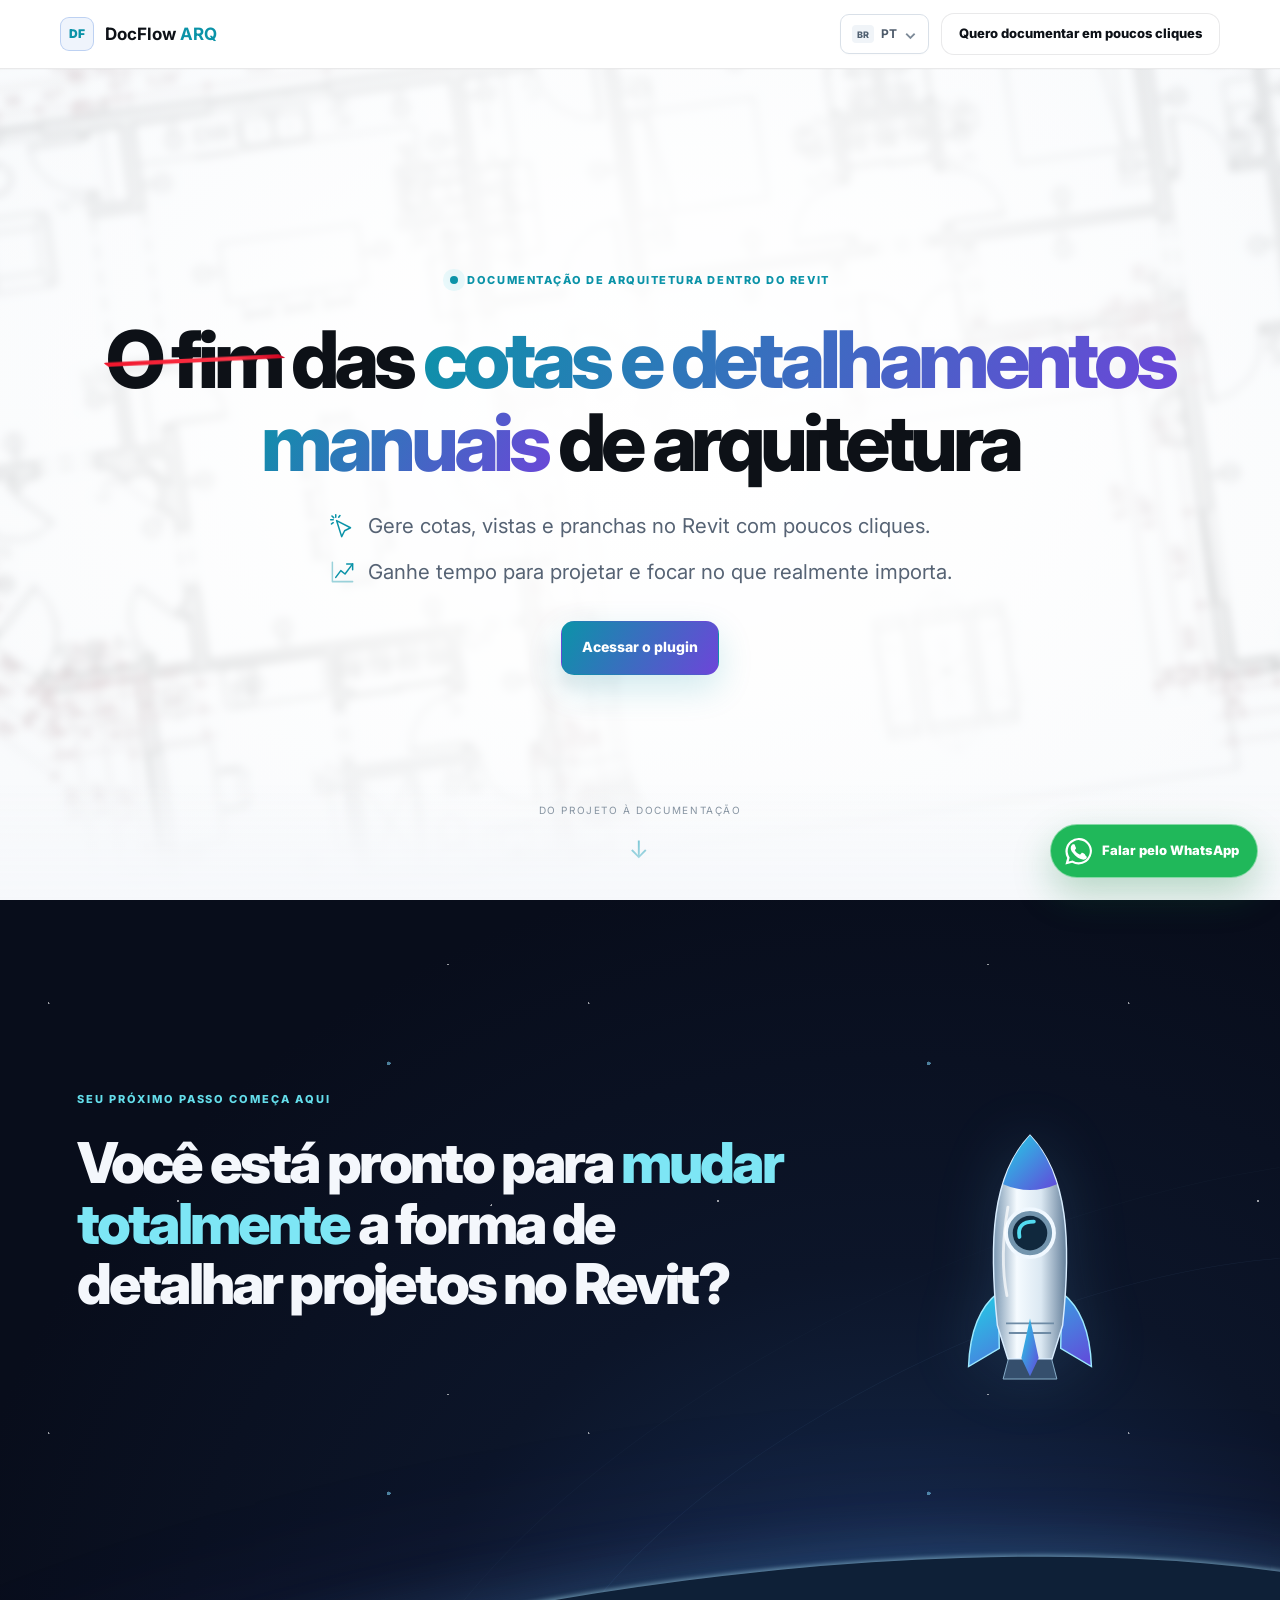
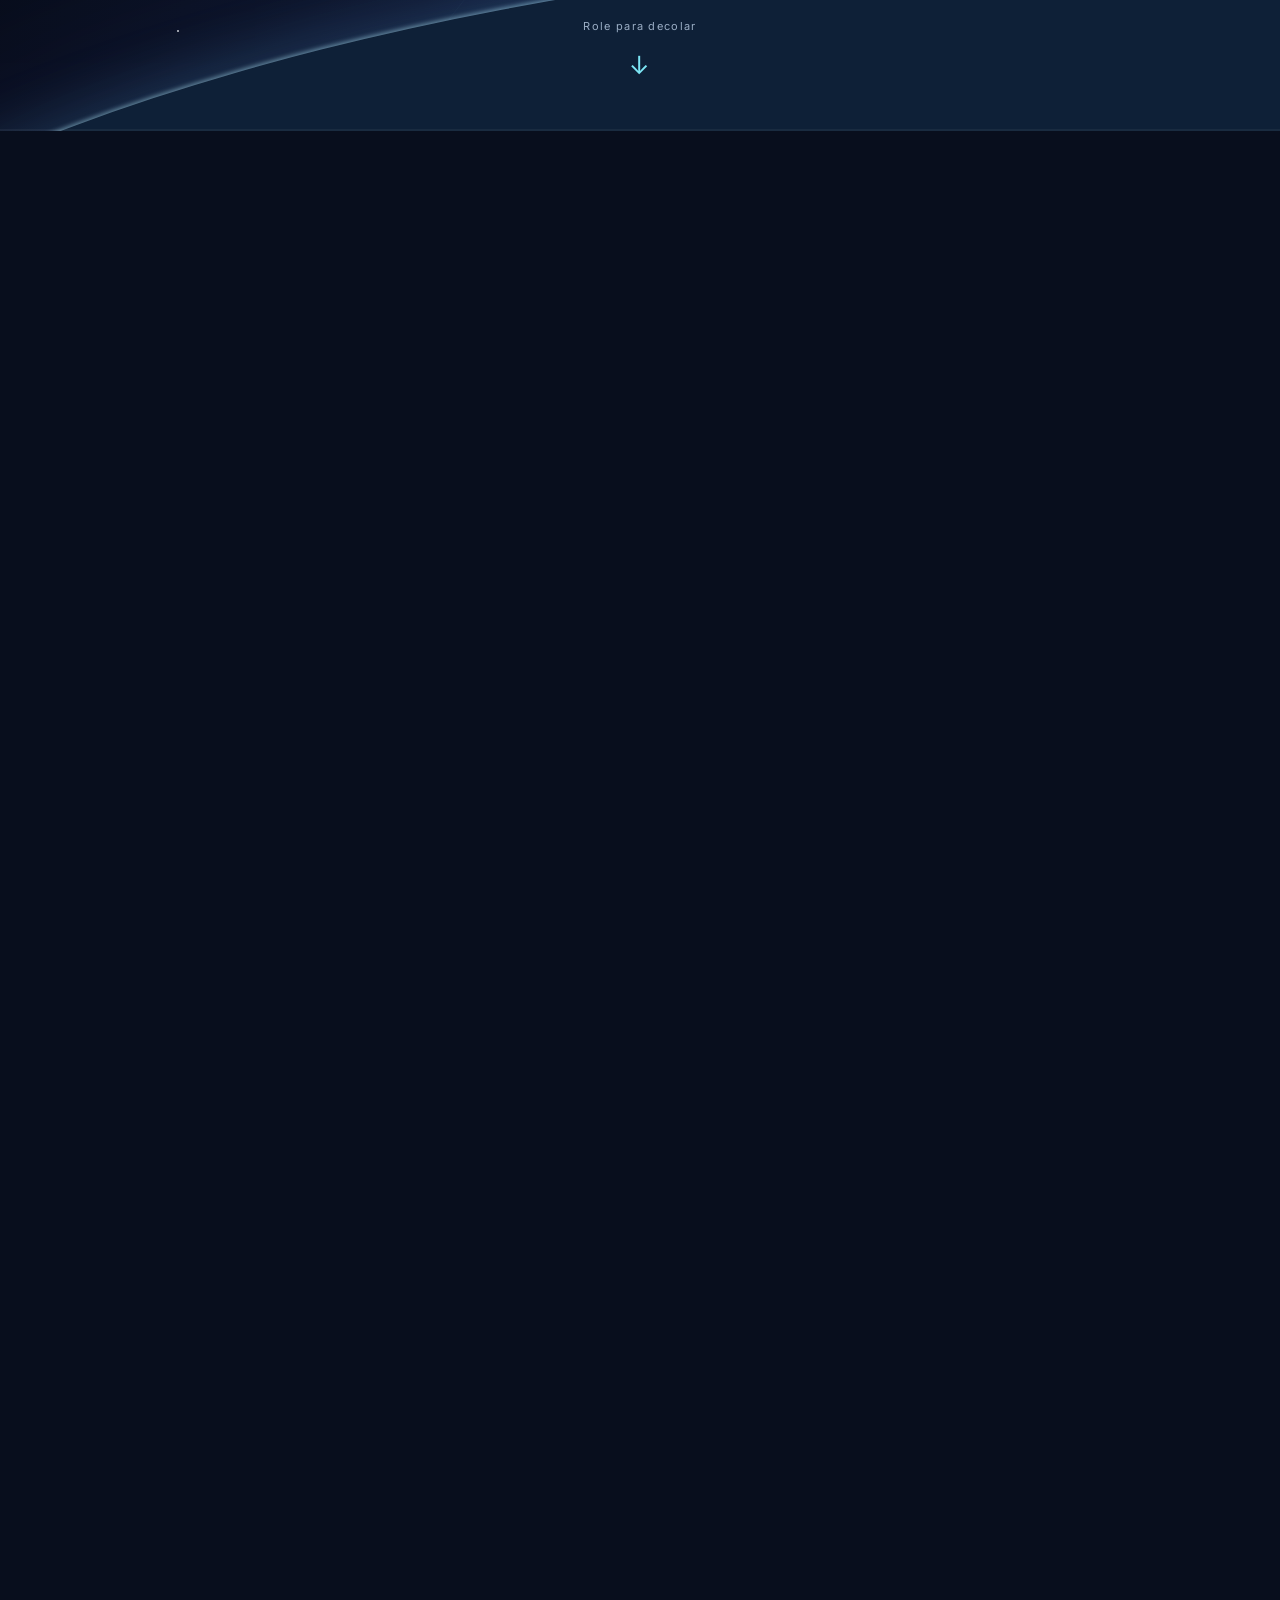
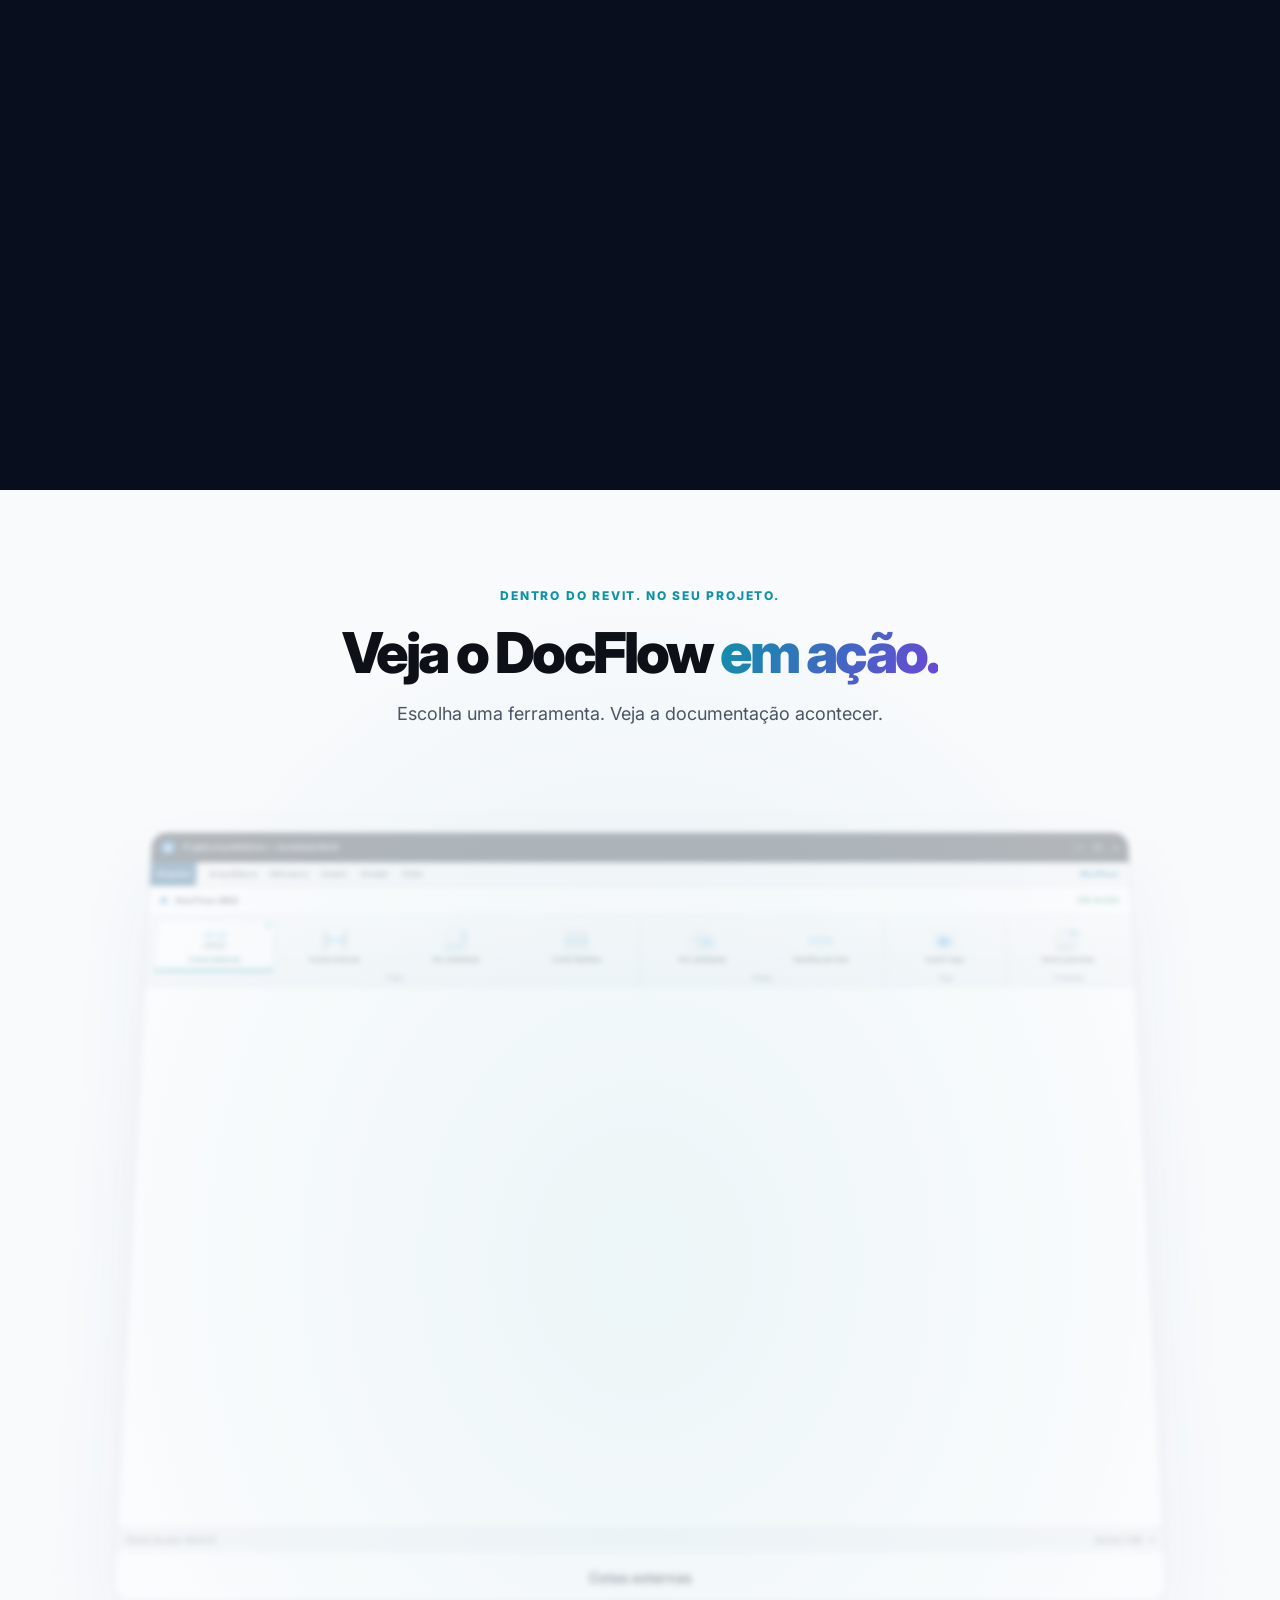
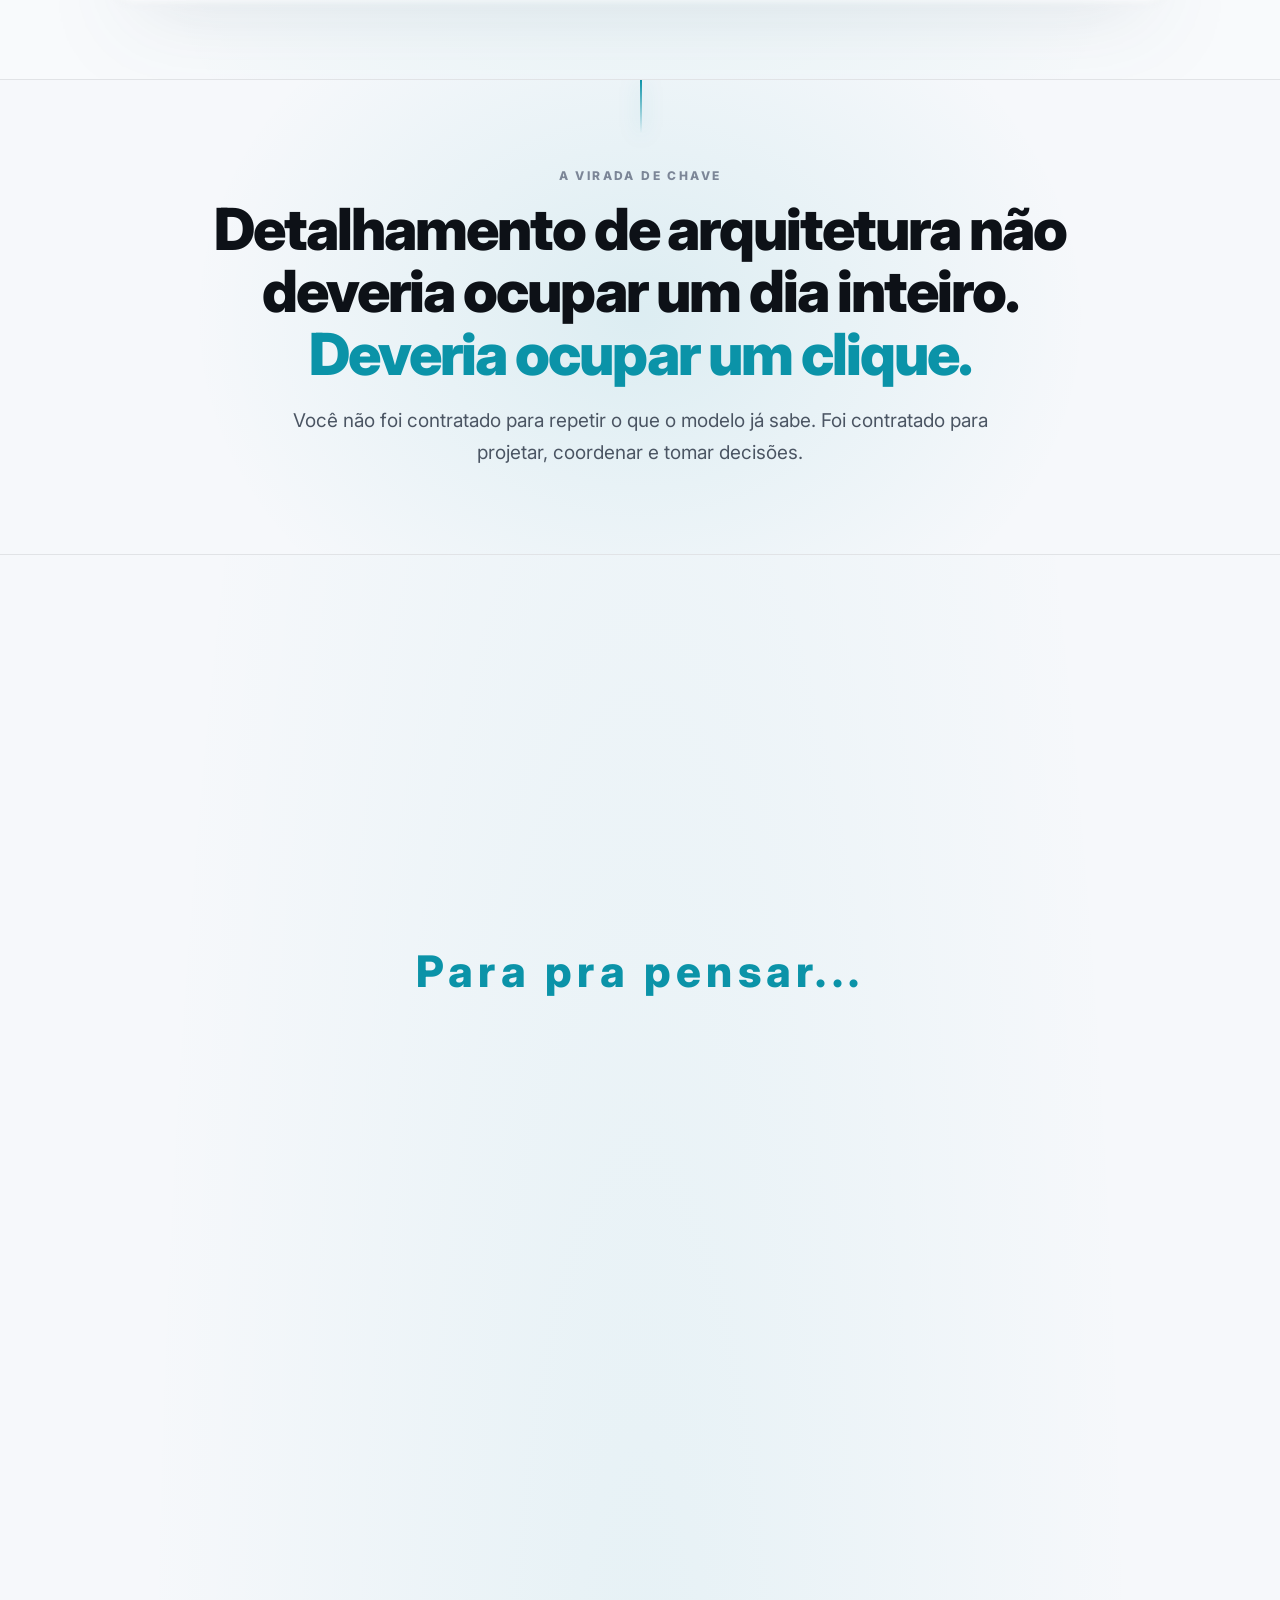
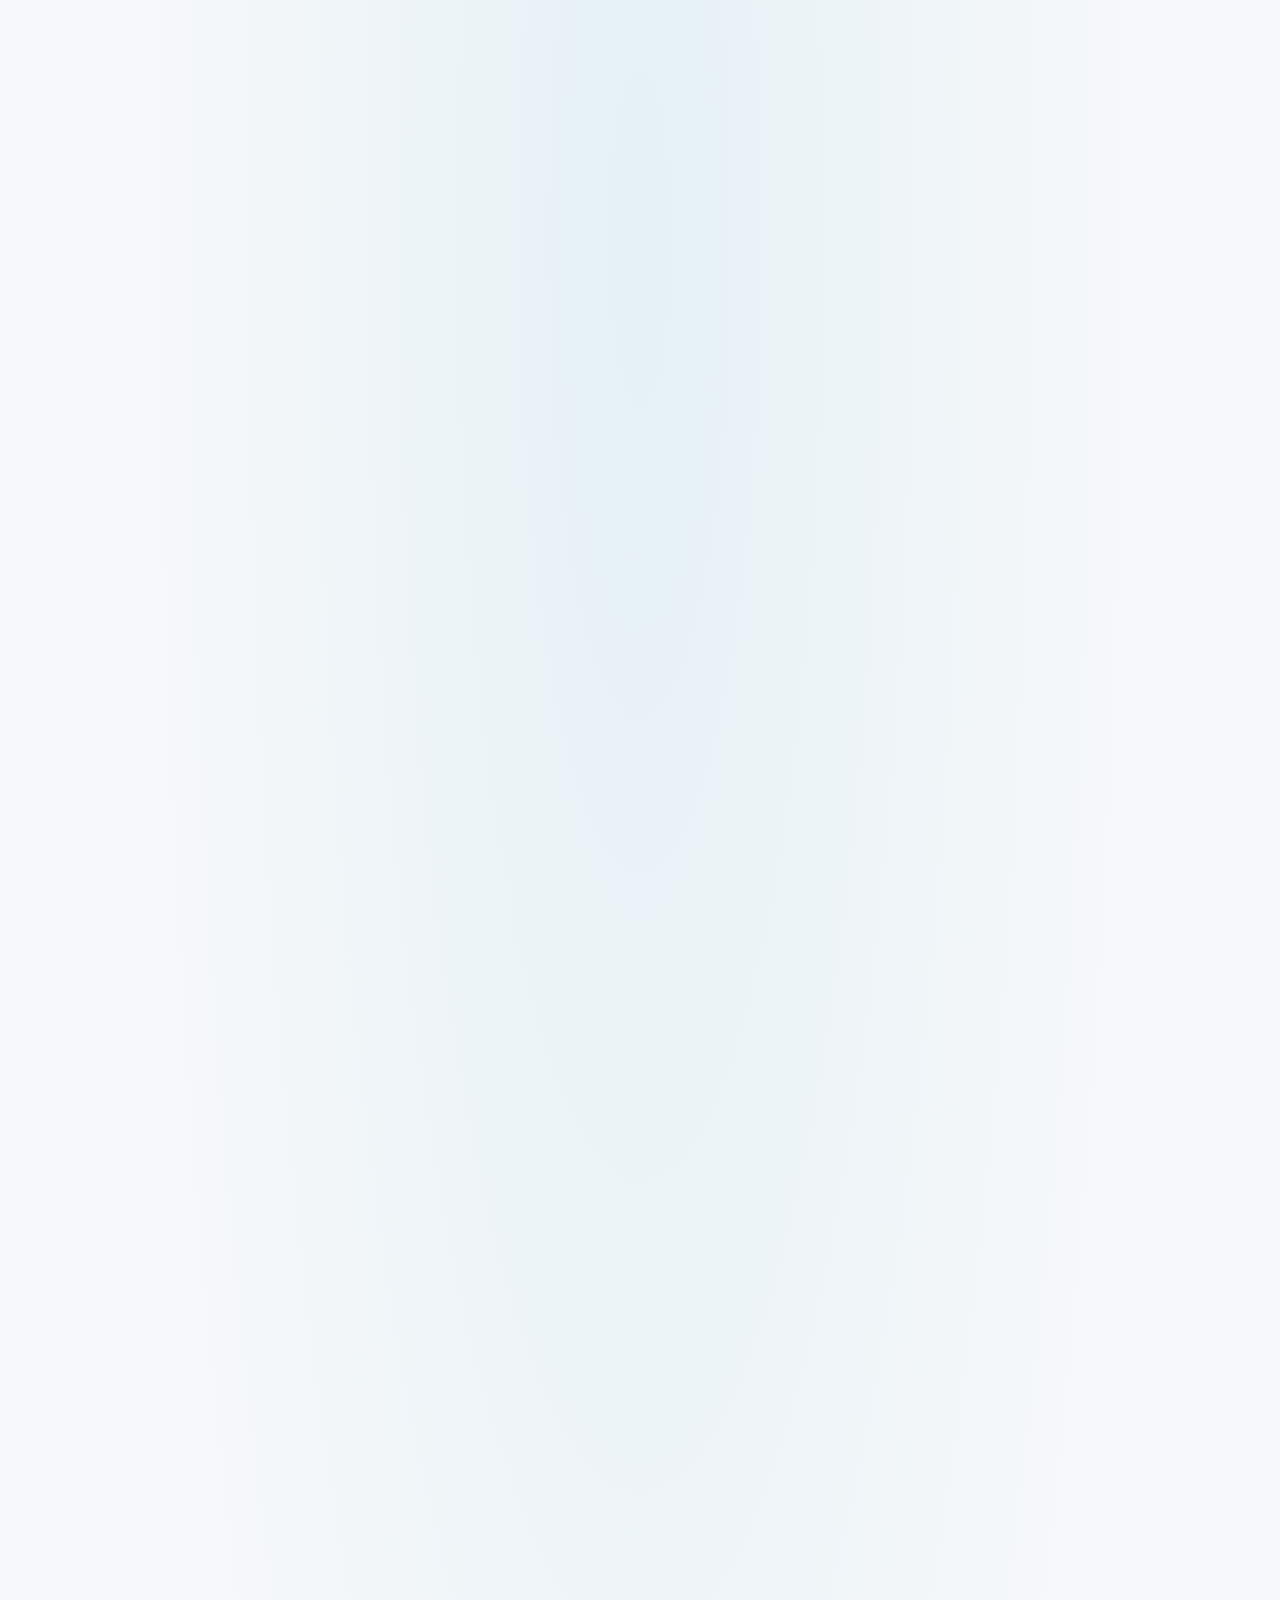
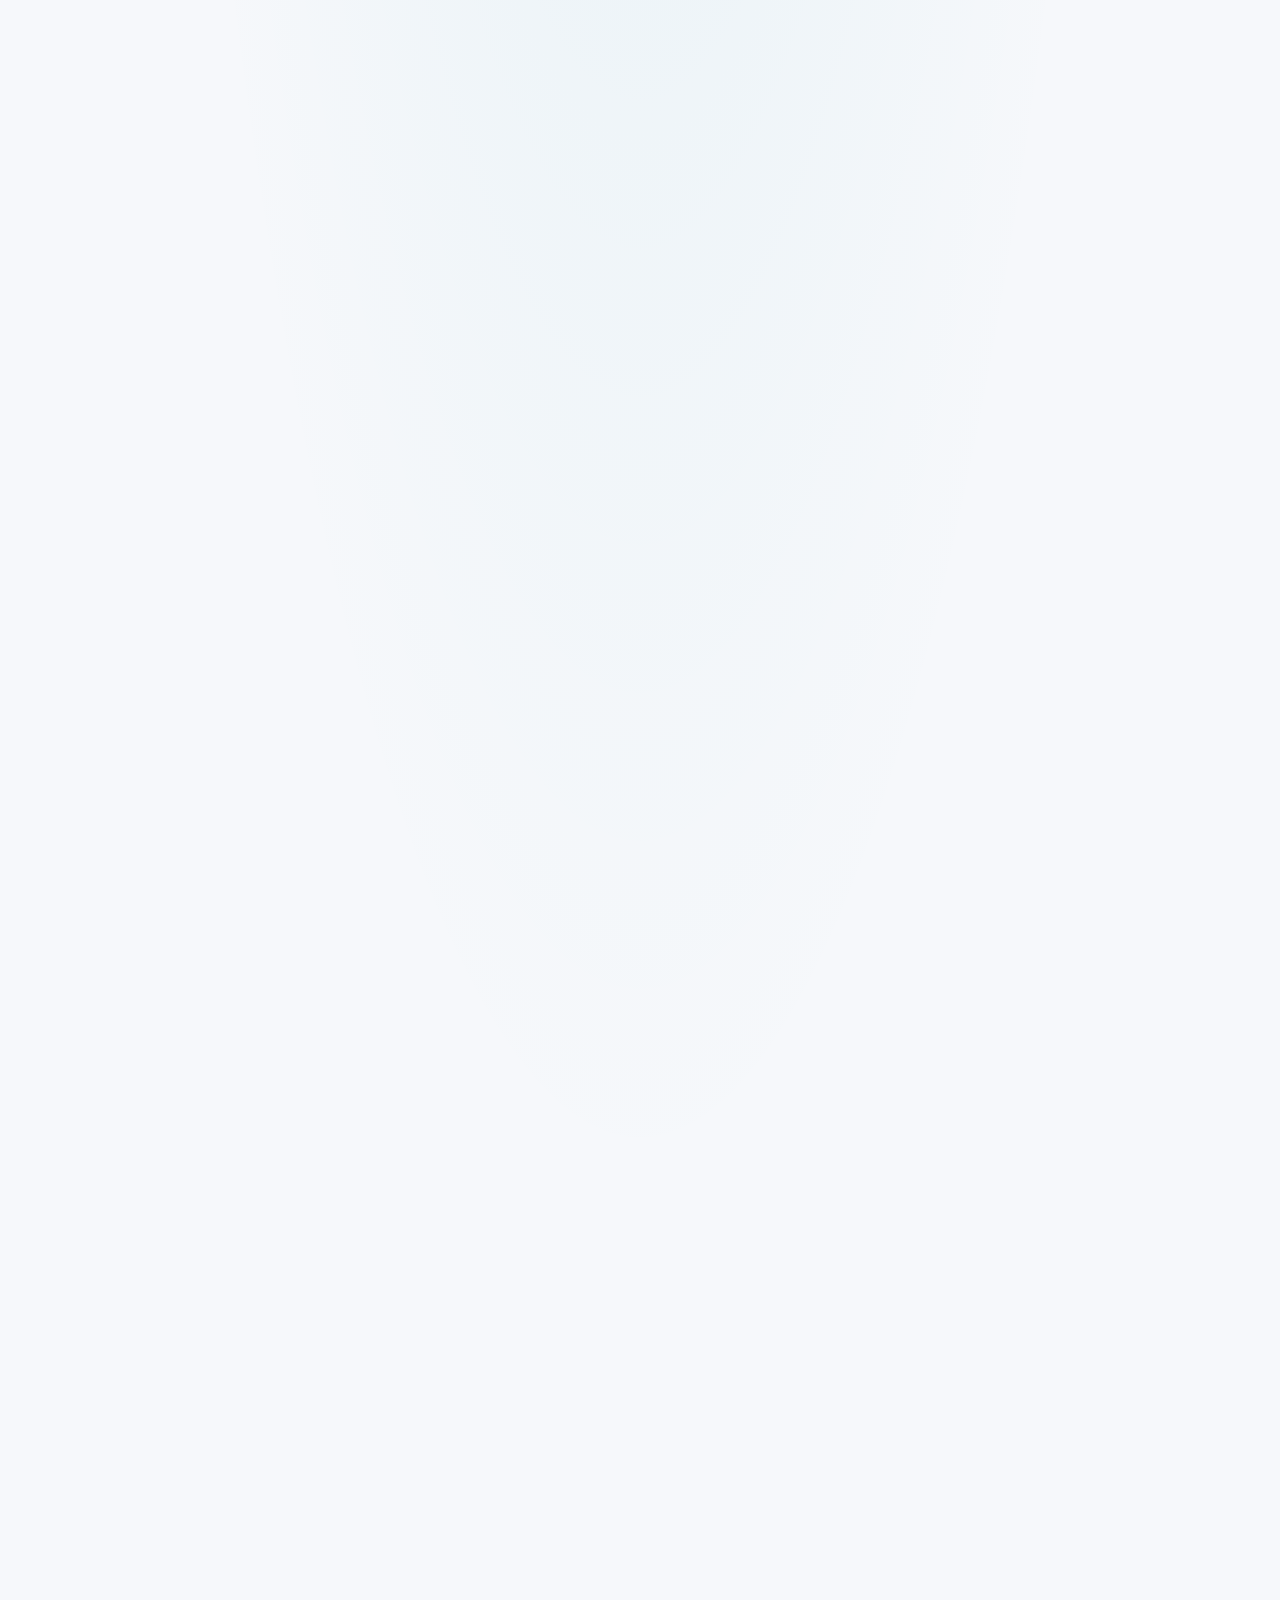
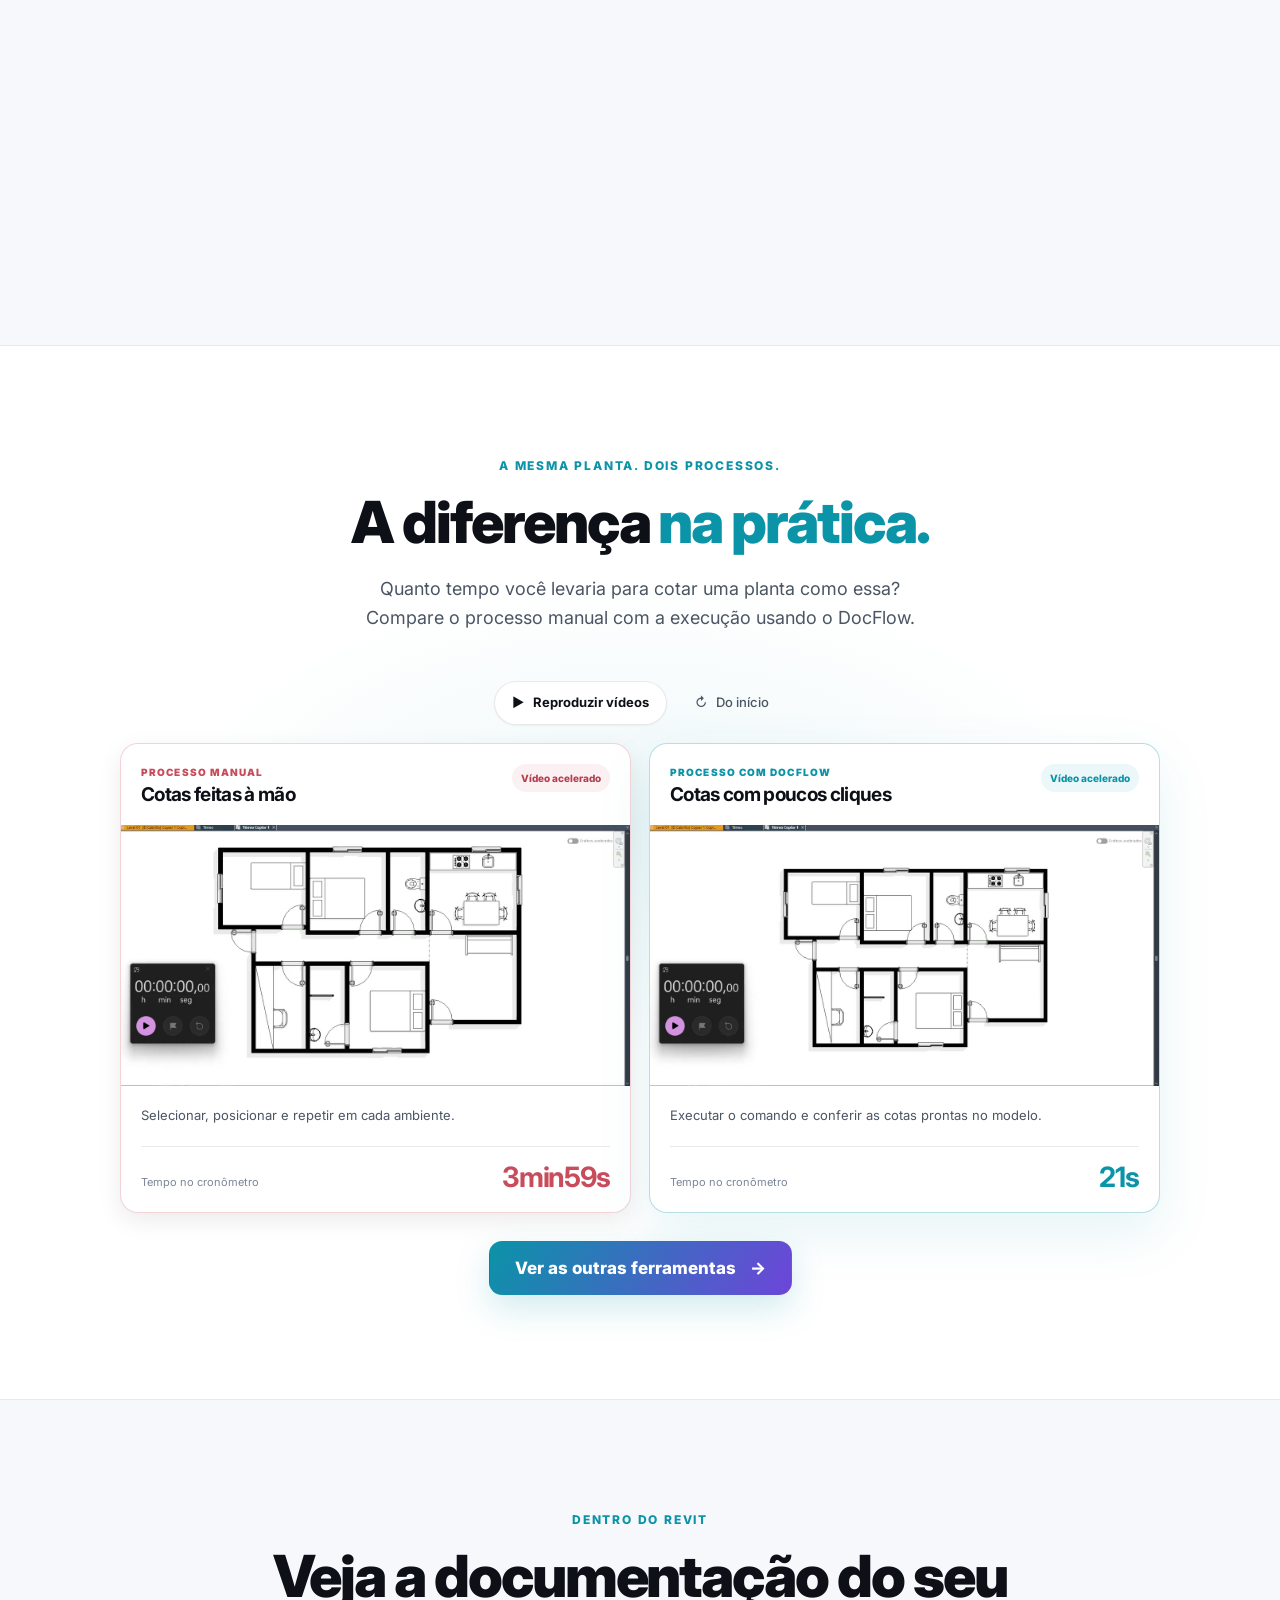
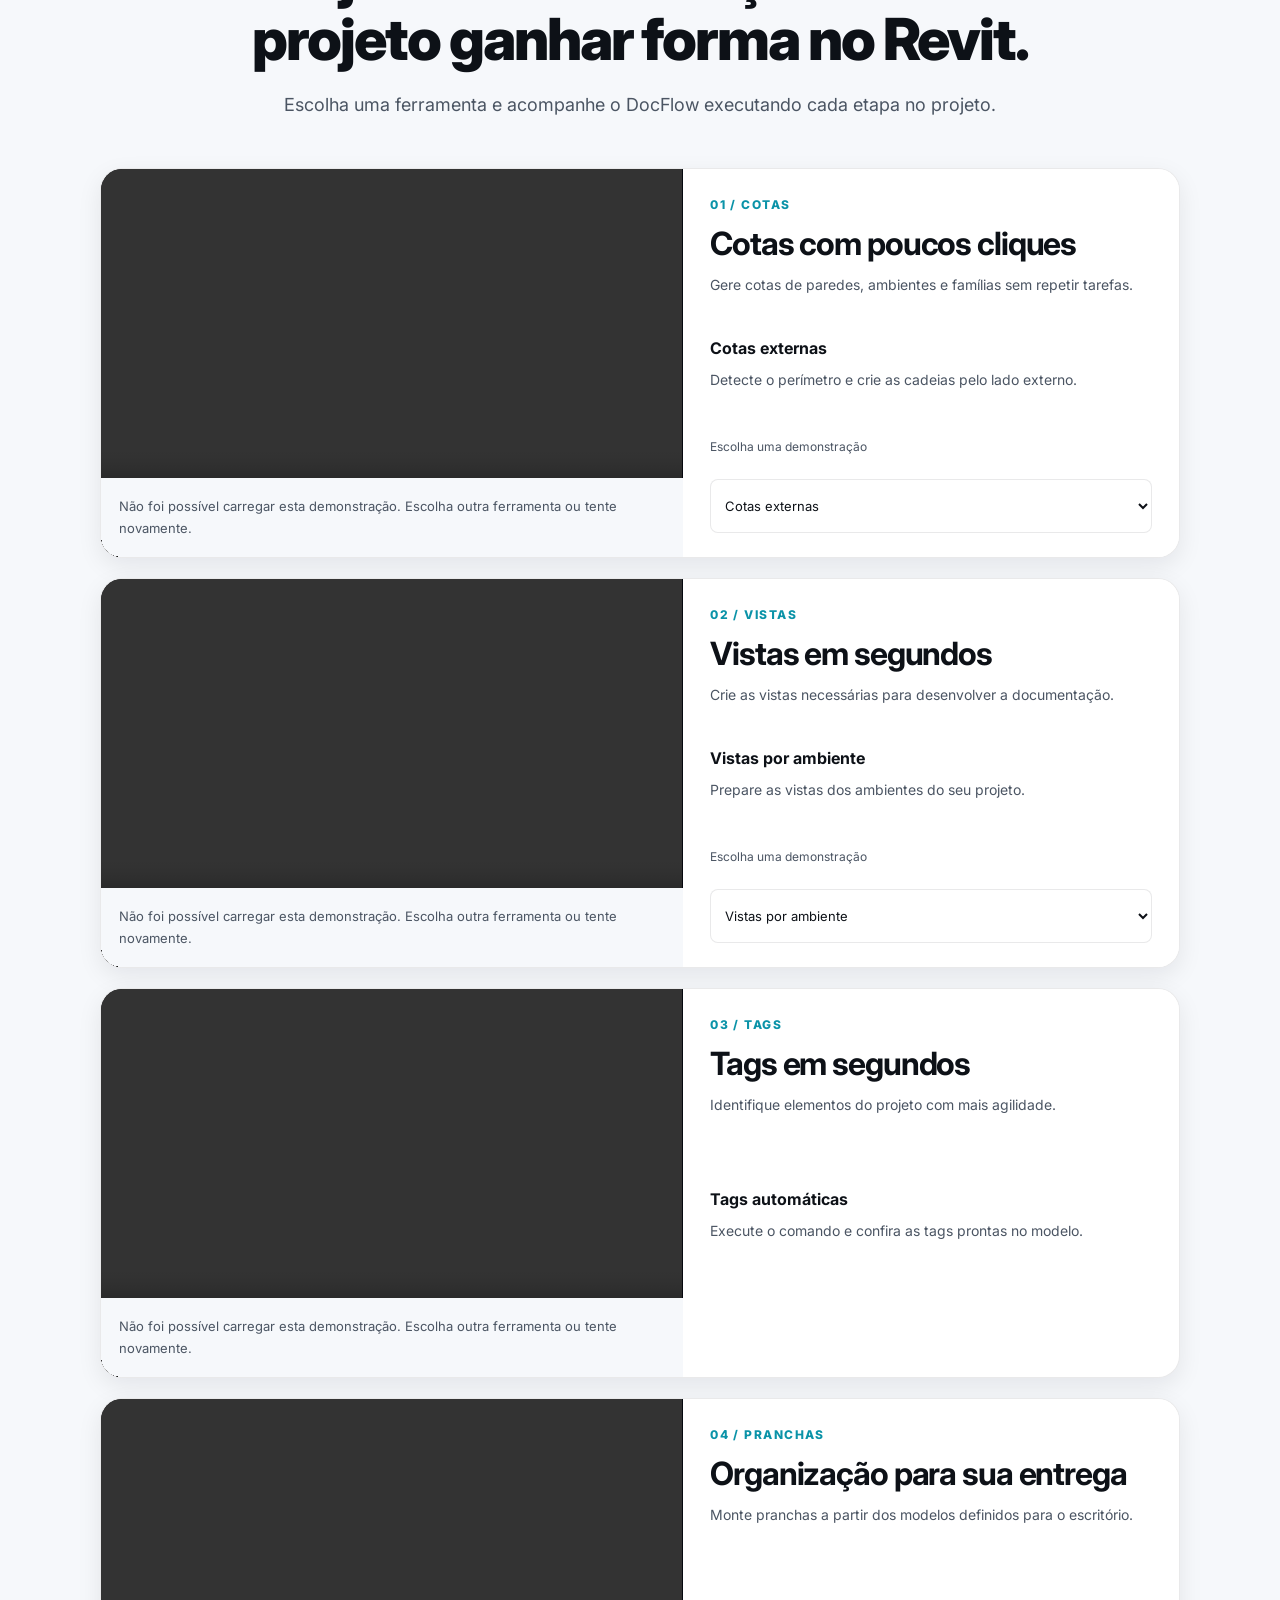
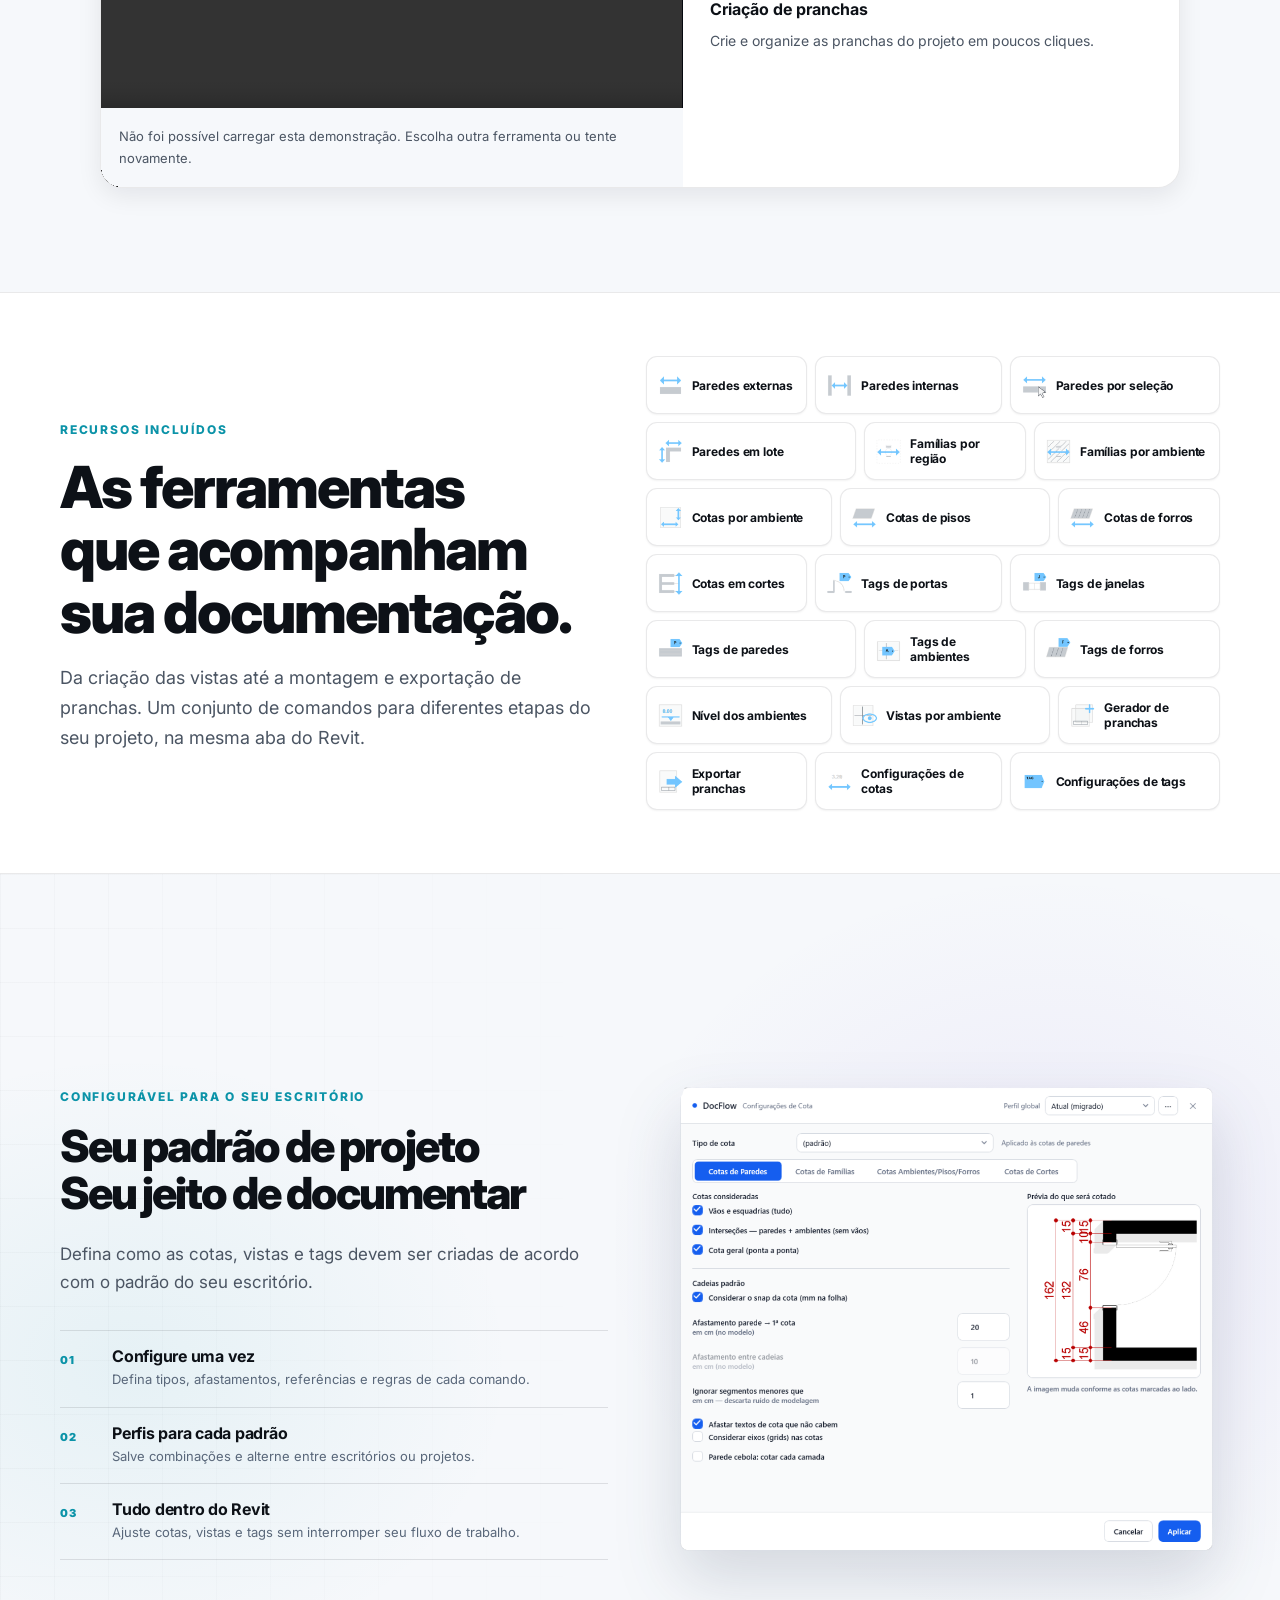
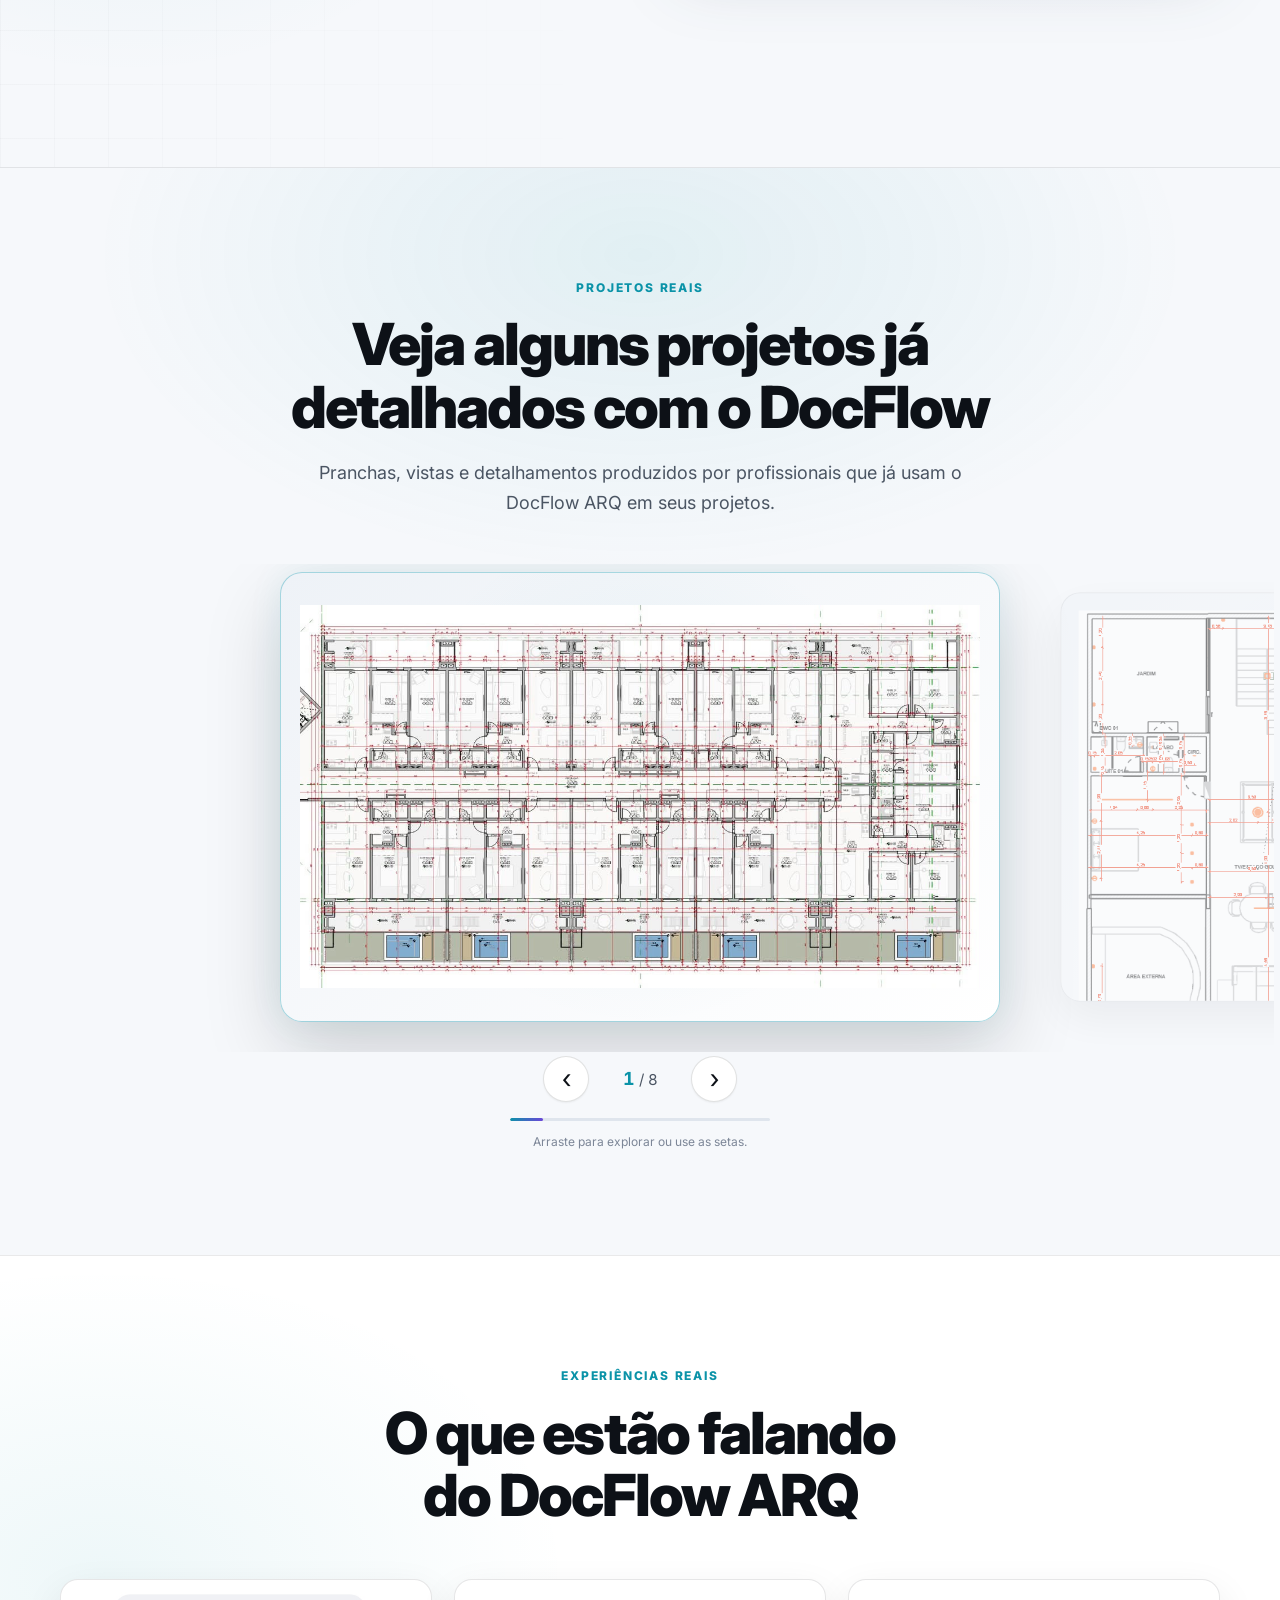
<file: index.html>
<!DOCTYPE html>
<html lang="pt-BR">
<head>
  <script>
    if (window.location.hostname === "docflow-arq.vercel.app") {
      window.location.replace(
        "https://docflow-arq.bimcoder.net" +
          window.location.pathname +
          window.location.search +
          window.location.hash
      );
    }
  </script>
  <meta charset="UTF-8">
  <meta name="viewport" content="width=device-width, initial-scale=1.0">
  <title>DocFlow ARQ | Cotas, vistas e pranchas no Revit</title>
  <meta name="description" content="Gere cotas, vistas e pranchas no Revit com poucos cliques. Ganhe tempo para projetar e focar no que realmente importa.">
  <meta property="og:title" content="Cotas, vistas e pranchas com poucos cliques">
  <meta property="og:description" content="DocFlow ARQ: ferramentas para agilizar a documentação de arquitetura dentro do Revit.">
  <meta property="og:type" content="website">
  <link rel="canonical" href="https://docflow-arq.bimcoder.net/">
  <meta property="og:image" content="https://docflow.bimcoder.net/media/docflow-og.png">
  <meta name="twitter:card" content="summary_large_image">
  <meta name="twitter:title" content="Cotas, vistas e pranchas com poucos cliques">
  <meta name="twitter:description" content="DocFlow ARQ: cotas, vistas e pranchas dentro do Revit.">
  <meta name="twitter:image" content="https://docflow.bimcoder.net/media/docflow-og.png">
  <link rel="preconnect" href="https://fonts.googleapis.com">
  <link rel="preconnect" href="https://fonts.gstatic.com" crossorigin>
  <link href="https://fonts.googleapis.com/css2?family=Inter:wght@400;500;600;700;800;900&display=swap" rel="stylesheet">
  <link rel="stylesheet" href="vendas.css?v=67">
  <link rel="stylesheet" href="lancamento/lancamento.css?v=8">
</head>
<body>
  <header class="site-header">
    <div class="container nav">
      <a class="brand" href="#topo" aria-label="DocFlow ARQ — início">
        <span class="brand-mark">DF</span>
        <span>DocFlow <strong>ARQ</strong></span>
      </a>
      <div class="nav-actions">
        <details class="language-picker">
          <summary aria-label="Selecionar idioma"><span class="language-code">BR</span><span data-language-current>PT</span><span class="language-chevron" aria-hidden="true">⌄</span></summary>
          <div class="language-menu" role="menu">
            <button type="button" role="menuitem" data-language="pt"><span>BR</span> Português</button>
            <button type="button" role="menuitem" data-language="en"><span>EN</span> English</button>
            <button type="button" role="menuitem" data-language="es"><span>ES</span> Español</button>
          </div>
        </details>
        <a class="button button-small button-ghost" href="#planos">Quero documentar em poucos cliques</a>
      </div>
    </div>
  </header>

  <main id="topo">
    <section class="hero concept-hero">
      <div class="concept-background" aria-hidden="true"><img src="media/hero-detalhes.jpg" alt="" fetchpriority="high"><div class="concept-wash"></div></div>
      <div class="container hero-grid">
        <div class="hero-copy">
          <span class="eyebrow"><span class="pulse"></span> Documentação de arquitetura dentro do Revit</span>
          <h1><span class="hero-end-mark">O fim</span> das <span class="gradient-text">cotas e detalhamentos manuais</span> de arquitetura</h1>
          <ul class="concept-lead hero-benefits" aria-label="Benefícios">
            <li><svg class="benefit-icon benefit-click" viewBox="0 0 32 32" fill="none" stroke="currentColor" stroke-width="1.8" stroke-linecap="round" stroke-linejoin="round" aria-hidden="true"><g class="click-rays"><path d="M8 2v3M2 8h3M3.5 3.5l2 2M13 3l-1.5 2M3 13l2-1.5"/></g><path class="click-pointer" d="m9 9 6 19 3.5-7 7-3.5L9 9Z"/></svg><span>Gere cotas, vistas e pranchas no Revit com poucos cliques.</span></li>
            <li><svg class="benefit-icon benefit-growth" viewBox="0 0 32 32" fill="none" stroke="currentColor" stroke-width="1.8" stroke-linecap="round" stroke-linejoin="round" aria-hidden="true"><path class="growth-axes" d="M4 5v23h24"/><path class="growth-line" pathLength="1" d="m8 23 6-8 5 4 9-12"/><path class="growth-tip" d="M21 7h7v7"/></svg><span>Ganhe tempo para projetar e focar no que realmente importa.</span></li>
          </ul>
          <div class="hero-actions">
            <a class="button button-primary" href="#planos">Acessar o plugin</a>
          </div>
        </div>
      </div>
      <a class="concept-scroll" href="#decolagem"><span>Do projeto à documentação</span><span aria-hidden="true">↓</span></a>
    </section>
    <section class="launch-story" id="decolagem" aria-labelledby="launch-question">
      <div class="launch-stage">
        <div class="launch-stars" aria-hidden="true"></div>
        <div class="launch-orbit orbit-one" aria-hidden="true"></div><div class="launch-orbit orbit-two" aria-hidden="true"></div>
        <div class="launch-horizon" aria-hidden="true"></div>
        <div class="launch-copy"><span class="eyebrow">Seu próximo passo começa aqui</span>
          <h2 id="launch-question">Você está pronto para <span>mudar totalmente</span> a forma de detalhar projetos no Revit?</h2>
        </div>
        <div class="launch-vehicle" aria-hidden="true">
          <svg viewBox="0 0 200 430" fill="none" xmlns="http://www.w3.org/2000/svg">
            <defs>
              <linearGradient id="rocketHull"><stop stop-color="#7996b1"/><stop offset=".32" stop-color="#f5fbff"/><stop offset=".65" stop-color="#dbe8f2"/><stop offset="1" stop-color="#647f9a"/></linearGradient>
              <linearGradient id="rocketFin" x2="1" y2="1"><stop stop-color="#21d2e5"/><stop offset="1" stop-color="#6348da"/></linearGradient>
              <linearGradient id="rocketFire" x1="100" y1="265" x2="100" y2="420" gradientUnits="userSpaceOnUse"><stop stop-color="#fff"/><stop offset=".25" stop-color="#97f7ff"/><stop offset=".6" stop-color="#30afed"/><stop offset="1" stop-color="#8055e7" stop-opacity="0"/></linearGradient>
            </defs>
            <g class="rocket-flame"><path d="M78 264Q62 327 100 425Q138 327 122 264Z" fill="url(#rocketFire)"/><path d="M90 265Q82 309 100 357Q118 309 110 265Z" fill="#f4ffff"/></g>
            <path d="M67 184Q38 206 36 261L68 242ZM133 184Q162 206 164 261L132 242Z" fill="url(#rocketFin)" stroke="#9de9ff" stroke-width="1.5"/>
            <path d="M78 251H122L128 274H72Z" fill="#354f6d" stroke="#8db3ce"/>
            <path d="M100 20C60 62 57 131 66 218L77 253H123L134 218C143 131 140 62 100 20Z" fill="url(#rocketHull)" stroke="#d9edff" stroke-width="1.5"/>
            <path d="M100 20Q81 40 72 71Q100 83 128 71Q119 40 100 20Z" fill="url(#rocketFin)"/>
            <circle cx="100" cy="122" r="25" fill="#7395ae" stroke="#f0f8ff" stroke-width="4"/><circle cx="100" cy="122" r="18" fill="#10283d"/><path d="M89 126Q86 110 104 110" stroke="#53dbf0" stroke-width="4" stroke-linecap="round"/>
            <path d="M75 216H125M78 226H122" stroke="#6e8ba5" stroke-width="2"/><path d="M100 211L91 252L100 271L109 252Z" fill="url(#rocketFin)"/>
            <path d="M77 95Q68 147 76 187" stroke="white" stroke-opacity=".7" stroke-width="3" stroke-linecap="round"/>
          </svg>
        </div>
        <div class="launch-arrival"><span class="eyebrow">DocFlow ARQ</span><p>Menos repetição.<br><span>Mais possibilidades.</span></p></div>
        <a class="launch-cue" href="#docflow-em-acao"><span>Role para decolar</span><span aria-hidden="true">↓</span></a>
        <div class="launch-timeline" aria-hidden="true"><span></span></div>
      </div>
    </section>
    <section class="demo-theater" id="docflow-em-acao" aria-labelledby="theater-title">
      <div class="container">
        <div class="theater-heading"><span class="eyebrow">Dentro do Revit. No seu projeto.</span><h2 id="theater-title">Veja o DocFlow <span class="gradient-text">em ação.</span></h2><p>Escolha uma ferramenta. Veja a documentação acontecer.</p></div>
        <div class="hero-demo" aria-label="Demonstrações das ferramentas DocFlow">
          <div class="demo-window revit-window raw-revit-demo">
            <div class="revit-titlebar"><span class="revit-mark">R</span><span>Projeto arquitetônico — Autodesk Revit</span><span class="revit-window-actions" aria-hidden="true">—　□　×</span></div>
            <div class="revit-ribbon" aria-hidden="true"><span class="revit-file">Arquivo</span><span>Arquitetura</span><span>Estrutura</span><span>Inserir</span><span>Anotar</span><span>Vista</span><i></i><b>Modificar</b></div>
            <div class="demo-bar"><span class="demo-dot"></span><span>DocFlow ARQ</span><span class="demo-status">EM AÇÃO</span></div>
            <div class="demo-command-shell">
              <div id="hero-demo-tools" class="demo-command-ribbon" role="toolbar" aria-label="Ferramentas do DocFlow ARQ"></div>
            </div>
            <div id="hero-demo-panel" tabindex="0" data-demo-category="cotas" aria-label="Demonstração da ferramenta selecionada">
              <div class="hero-video-frame"><video id="hero-demo-video" src="media/horizontal/cotas-externas.mp4?v=20260908" aria-label="Cotas externas" muted loop playsinline preload="metadata"></video></div>
              <div class="revit-statusbar" aria-hidden="true"><span>Planta de piso: Nível 01</span><span>Escala 1:100　▾</span></div>
              <div class="demo-caption"><strong id="hero-demo-caption">Cotas externas</strong></div>
            </div>
          </div>
        </div>
      </div>
    </section>

    <section class="manifesto">
      <div class="container manifesto-inner">
        <p class="manifesto-label">A virada de chave</p>
        <h2>Detalhamento de arquitetura não deveria ocupar um dia inteiro.<br><span>Deveria ocupar um clique.</span></h2>
        <p>Você não foi contratado para repetir o que o modelo já sabe. Foi contratado para projetar, coordenar e tomar decisões.</p>
      </div>
    </section>
    <section class="section roi-section" id="seu-tempo" aria-labelledby="time-question">
      <div class="container time-story" data-time-story>
        <div class="time-stage">
          <p class="time-pause">Para pra pensar...</p>

          <div class="time-question">
            <div class="time-question-copy">
              <h2 id="time-question">Quanto do seu <span class="time-emphasis">tempo</span> vai para tarefas repetitivas e manuais do Revit?</h2>
              <a class="scroll-invitation" href="#calculadora">Role para descobrir quanto esse tempo representa.<span aria-hidden="true">↓</span></a>
            </div>
            <div class="hourglass-scene" aria-hidden="true">
              <svg class="hourglass-svg" viewBox="0 0 300 460" role="presentation">
                <defs>
                  <linearGradient id="hourglassMetal" x1="0" y1="0" x2="1" y2="1">
                    <stop offset="0" stop-color="#182537"/>
                    <stop offset=".28" stop-color="#66809a"/>
                    <stop offset=".5" stop-color="#152235"/>
                    <stop offset=".78" stop-color="#8299ae"/>
                    <stop offset="1" stop-color="#111b29"/>
                  </linearGradient>
                  <linearGradient id="hourglassGlass" x1="0" y1="0" x2="1" y2="1">
                    <stop offset="0" stop-color="#ffffff" stop-opacity=".8"/>
                    <stop offset=".38" stop-color="#dff6fb" stop-opacity=".22"/>
                    <stop offset=".68" stop-color="#7867d8" stop-opacity=".08"/>
                    <stop offset="1" stop-color="#ffffff" stop-opacity=".52"/>
                  </linearGradient>
                  <linearGradient id="hourglassSand" x1="0" y1="0" x2=".8" y2="1">
                    <stop offset="0" stop-color="#ffd978"/>
                    <stop offset=".48" stop-color="#f0ad32"/>
                    <stop offset="1" stop-color="#d87b17"/>
                  </linearGradient>
                  <radialGradient id="hourglassSandGlow">
                    <stop offset="0" stop-color="#ffe8a8" stop-opacity=".8"/>
                    <stop offset="1" stop-color="#e89124" stop-opacity="0"/>
                  </radialGradient>
                  <clipPath id="hourglassUpperClip">
                    <path d="M80 76H220C216 142 191 185 158 217H142C109 185 84 142 80 76Z"/>
                  </clipPath>
                  <clipPath id="hourglassLowerClip">
                    <path d="M142 229H158C191 261 216 304 220 380H80C84 304 109 261 142 229Z"/>
                  </clipPath>
                  <filter id="hourglassShadow" x="-40%" y="-30%" width="180%" height="180%">
                    <feDropShadow dx="0" dy="18" stdDeviation="15" flood-color="#132238" flood-opacity=".2"/>
                  </filter>
                </defs>

                <ellipse class="hourglass-floor-shadow" cx="150" cy="420" rx="103" ry="18"/>
                <ellipse class="hourglass-ambient-glow" cx="150" cy="235" rx="126" ry="180"/>

                <g class="hourglass-glass" filter="url(#hourglassShadow)">
                  <path d="M78 70C80 142 105 186 140 220C105 254 80 300 78 386H222C220 300 195 254 160 220C195 186 220 142 222 70Z" fill="url(#hourglassGlass)" stroke="rgba(11,147,168,.42)" stroke-width="3"/>
                  <path d="M96 83C99 143 119 178 147 207" fill="none" stroke="#fff" stroke-opacity=".82" stroke-width="6" stroke-linecap="round"/>
                  <path d="M147 239C118 271 99 314 96 366" fill="none" stroke="#fff" stroke-opacity=".48" stroke-width="5" stroke-linecap="round"/>
                </g>

                <g clip-path="url(#hourglassUpperClip)">
                  <g class="hourglass-upper-sand">
                    <rect x="68" y="76" width="164" height="145" fill="url(#hourglassSand)"/>
                    <ellipse cx="150" cy="82" rx="74" ry="11" fill="#ffda79"/>
                  </g>
                </g>

                <g class="hourglass-stream">
                  <path d="M150 211V333" stroke="url(#hourglassSand)" stroke-width="5" stroke-linecap="round"/>
                  <circle class="hourglass-grain grain-one" cx="146" cy="236" r="3" fill="#ffd56a"/>
                  <circle class="hourglass-grain grain-two" cx="153" cy="252" r="2.4" fill="#ec9f29"/>
                  <circle class="hourglass-grain grain-three" cx="149" cy="270" r="2.1" fill="#ffd56a"/>
                  <circle class="hourglass-grain grain-four" cx="154" cy="286" r="2.8" fill="#e58c1c"/>
                </g>

                <g clip-path="url(#hourglassLowerClip)">
                  <g class="hourglass-lower-sand">
                    <rect x="68" y="229" width="164" height="155" fill="url(#hourglassSand)"/>
                    <ellipse cx="150" cy="235" rx="74" ry="12" fill="#ffd978"/>
                  </g>
                  <ellipse class="hourglass-sand-glow" cx="150" cy="350" rx="84" ry="54" fill="url(#hourglassSandGlow)"/>
                </g>

                <g class="hourglass-frame">
                  <rect x="44" y="42" width="212" height="35" rx="17.5" fill="url(#hourglassMetal)"/>
                  <rect x="37" y="53" width="226" height="13" rx="6.5" fill="#142236"/>
                  <rect x="44" y="383" width="212" height="35" rx="17.5" fill="url(#hourglassMetal)"/>
                  <rect x="37" y="394" width="226" height="13" rx="6.5" fill="#142236"/>
                  <rect x="57" y="62" width="13" height="337" rx="6.5" fill="url(#hourglassMetal)"/>
                  <rect x="230" y="62" width="13" height="337" rx="6.5" fill="url(#hourglassMetal)"/>
                  <path d="M61 72V385M234 72V385" stroke="#fff" stroke-opacity=".24" stroke-width="2"/>
                  <path d="M67 49H228M67 390H228" stroke="#fff" stroke-opacity=".34" stroke-width="3" stroke-linecap="round"/>
                </g>
                </svg>
            </div>
          </div>

          <div class="roi-grid time-calculator" id="calculadora">
            <div class="roi-copy">
              <span class="eyebrow">Faça a conta com a sua realidade</span>
              <h3>Seu tempo tem valor.<br>Coloque na conta.</h3>
              <p>Some as horas dedicadas à criação de vistas, às cotas e à montagem de pranchas. Ajuste os valores e veja quanto esse tempo representa no ano.</p>
            </div>
            <div class="calculator">
              <label for="hours">Horas por semana nessas tarefas <strong id="hoursOutput">6 h</strong></label>
              <input id="hours" type="range" min="1" max="30" value="6">
              <label for="rate">Valor da sua hora técnica <strong id="rateOutput">R$ 100</strong></label>
              <input id="rate" type="range" min="30" max="400" step="10" value="100">
              <div class="calc-result"><span>Valor anual das horas informadas</span><strong id="annualOutput">R$ 28.800</strong><small>Estimativa: horas × valor/hora × 48 semanas. Representa o valor desse tempo, não uma economia garantida.</small></div>
            </div>
          </div>

          <div class="time-next">
            <p>E se a parte repetitiva não precisasse ocupar tanto espaço no seu dia?</p>
            <a class="scroll-invitation" href="#cotas-na-pratica">Entenda como o DocFlow entra na sua rotina.<span aria-hidden="true">↓</span></a>
          </div>
        </div>
      </div>
    </section>
    <section class="section cotas-comparison-section" id="cotas-na-pratica" aria-labelledby="cotas-comparison-title">
      <div class="container cotas-comparison-wrap">
        <div class="section-heading center-heading cotas-comparison-heading" data-scroll-reveal>
          <span class="eyebrow">A mesma planta. Dois processos.</span>
          <h2 id="cotas-comparison-title">A diferença <span>na prática.</span></h2>
          <p>Quanto tempo você levaria para cotar uma planta como essa?<br>Compare o processo manual com a execução usando o DocFlow.</p>
        </div>

        <div class="comparison-controls" aria-label="Controles dos vídeos">
          <button class="comparison-control comparison-playback" type="button">
            <span class="comparison-control-icon" aria-hidden="true">Ⅱ</span>
            <span data-comparison-playback-label>Pausar vídeos</span>
          </button>
          <button class="comparison-control comparison-replay" type="button">
            <span aria-hidden="true">↻</span> Do início
          </button>
        </div>

        <div class="cotas-video-grid" data-scroll-reveal>
          <article class="cotas-video-card is-manual">
            <div class="cotas-video-heading">
              <div><span>Processo manual</span><h3>Cotas feitas à mão</h3></div>
              <small>Vídeo acelerado</small>
            </div>
            <video src="media/comparison/cotas-manual-comparativo.mp4" poster="media/comparison/cotas-manual-comparativo.jpg" width="1280" height="656" muted loop playsinline preload="metadata" data-comparison-video aria-label="Processo manual: cotas feitas à mão no Revit">Seu navegador não suporta vídeo. <a href="media/comparison/cotas-manual-comparativo.mp4">Abrir demonstração manual</a>.</video>
            <div class="cotas-video-copy">
              <p>Selecionar, posicionar e repetir em cada ambiente.</p>
              <div><span>Tempo no cronômetro</span><strong>3min59s</strong></div>
            </div>
          </article>

          <article class="cotas-video-card is-docflow">
            <div class="cotas-video-heading">
              <div><span>Processo com DocFlow</span><h3>Cotas com poucos cliques</h3></div>
              <small>Vídeo acelerado</small>
            </div>
            <video src="media/comparison/cotas-automatico-comparativo.mp4" poster="media/comparison/cotas-automatico-comparativo.jpg" width="1280" height="656" muted loop playsinline preload="metadata" data-comparison-video aria-label="DocFlow: criação de cotas no Revit com poucos cliques">Seu navegador não suporta vídeo. <a href="media/comparison/cotas-automatico-comparativo.mp4">Abrir demonstração DocFlow</a>.</video>
            <div class="cotas-video-copy">
              <p>Executar o comando e conferir as cotas prontas no modelo.</p>
              <div><span>Tempo no cronômetro</span><strong>21s</strong></div>
            </div>
          </article>
        </div>

        <div class="cotas-comparison-cta"><a class="button button-primary" href="#demonstracoes">Ver as outras ferramentas <span aria-hidden="true">→</span></a></div>
      </div>
    </section>
    <section class="section demos-section" id="demonstracoes">
      <div class="container">
        <div class="section-heading split-heading">
          <div><span class="eyebrow">Dentro do Revit</span><h2>Veja a documentação do seu projeto ganhar forma no Revit.</h2></div>
          <p>Escolha uma ferramenta e acompanhe o DocFlow executando cada etapa no projeto.</p>
        </div>
        <div class="tool-demos" id="tool-demos"></div>
        <noscript><p>Ative o JavaScript para escolher as demonstrações. Você também pode assistir aos vídeos de <a href="media/paredes-lote.mp4">cotas</a>, <a href="media/vistas.mp4">vistas</a> e <a href="media/pranchas.mp4">pranchas</a>.</p></noscript>
      </div>
    </section>

    <section class="section coverage-section" id="ferramentas" aria-labelledby="tools-title">
      <div class="container tools-layout">
        <div class="tools-heading"><span class="eyebrow">Recursos incluídos</span><h2 id="tools-title">As ferramentas que acompanham sua documentação.</h2><p class="section-copy">Da criação das vistas até a montagem e exportação de pranchas. Um conjunto de comandos para diferentes etapas do seu projeto, na mesma aba do Revit.</p></div>
<div class="tools-mosaic">
          <article class="tool-tile"><img class="tool-icon" src="media/tool-icons/icon-ParedesExternas.dark.png" alt="" width="96" height="96" loading="lazy" decoding="async"><h3>Paredes externas</h3></article>
          <article class="tool-tile"><img class="tool-icon" src="media/tool-icons/icon-ParedesInternas.dark.png" alt="" width="96" height="96" loading="lazy" decoding="async"><h3>Paredes internas</h3></article>
          <article class="tool-tile"><img class="tool-icon" src="media/tool-icons/icon-ParedesSelecao.dark.png" alt="" width="96" height="96" loading="lazy" decoding="async"><h3>Paredes por seleção</h3></article>
          <article class="tool-tile"><img class="tool-icon" src="media/tool-icons/icon-ParedesLote.dark.png" alt="" width="96" height="96" loading="lazy" decoding="async"><h3>Paredes em lote</h3></article>
          <article class="tool-tile"><img class="tool-icon" src="media/tool-icons/icon-FamiliasRegiao.dark.png" alt="" width="96" height="96" loading="lazy" decoding="async"><h3>Famílias por região</h3></article>
          <article class="tool-tile"><img class="tool-icon" src="media/tool-icons/icon-FamiliasAmbiente.dark.png" alt="" width="96" height="96" loading="lazy" decoding="async"><h3>Famílias por ambiente</h3></article>
          <article class="tool-tile"><img class="tool-icon" src="media/tool-icons/icon-CotaAmbientes.dark.png" alt="" width="96" height="96" loading="lazy" decoding="async"><h3>Cotas por ambiente</h3></article>
          <article class="tool-tile"><img class="tool-icon" src="media/tool-icons/icon-CotaPisos.dark.png" alt="" width="96" height="96" loading="lazy" decoding="async"><h3>Cotas de pisos</h3></article>
          <article class="tool-tile"><img class="tool-icon" src="media/tool-icons/icon-CotaForros.dark.png" alt="" width="96" height="96" loading="lazy" decoding="async"><h3>Cotas de forros</h3></article>
          <article class="tool-tile"><img class="tool-icon" src="media/tool-icons/icon-Cortes.dark.png" alt="" width="96" height="96" loading="lazy" decoding="async"><h3>Cotas em cortes</h3></article>
          <article class="tool-tile"><img class="tool-icon" src="media/tool-icons/icon-TagPortas.dark.png" alt="" width="96" height="96" loading="lazy" decoding="async"><h3>Tags de portas</h3></article>
          <article class="tool-tile"><img class="tool-icon" src="media/tool-icons/icon-TagJanelas.dark.png" alt="" width="96" height="96" loading="lazy" decoding="async"><h3>Tags de janelas</h3></article>
          <article class="tool-tile"><img class="tool-icon" src="media/tool-icons/icon-TagParedes.dark.png" alt="" width="96" height="96" loading="lazy" decoding="async"><h3>Tags de paredes</h3></article>
          <article class="tool-tile"><img class="tool-icon" src="media/tool-icons/icon-TagAmbientes.dark.png" alt="" width="96" height="96" loading="lazy" decoding="async"><h3>Tags de ambientes</h3></article>
          <article class="tool-tile"><img class="tool-icon" src="media/tool-icons/icon-TagForros.dark.png" alt="" width="96" height="96" loading="lazy" decoding="async"><h3>Tags de forros</h3></article>
          <article class="tool-tile"><img class="tool-icon" src="media/tool-icons/icon-NivelAmbientes.dark.png" alt="" width="96" height="96" loading="lazy" decoding="async"><h3>Nível dos ambientes</h3></article>
          <article class="tool-tile"><img class="tool-icon" src="media/tool-icons/icon-CriarVistas.dark.png" alt="" width="96" height="96" loading="lazy" decoding="async"><h3>Vistas por ambiente</h3></article>
          <article class="tool-tile"><img class="tool-icon" src="media/tool-icons/icon-CriarPranchas.dark.png" alt="" width="96" height="96" loading="lazy" decoding="async"><h3>Gerador de pranchas</h3></article>
          <article class="tool-tile"><img class="tool-icon" src="media/tool-icons/icon-ExportarPranchas.dark.png" alt="" width="96" height="96" loading="lazy" decoding="async"><h3>Exportar pranchas</h3></article>
          <article class="tool-tile"><img class="tool-icon" src="media/tool-icons/icon-ConfigCotas.dark.png" alt="" width="96" height="96" loading="lazy" decoding="async"><h3>Configurações de cotas</h3></article>
          <article class="tool-tile"><img class="tool-icon" src="media/tool-icons/icon-ConfigTags.dark.png" alt="" width="96" height="96" loading="lazy" decoding="async"><h3>Configurações de tags</h3></article>
        </div>
      </div>
    </section>


    <section class="section honest-section config-showcase" id="personalizacao" aria-labelledby="personalizacao-title">
      <div class="container config-showcase-grid">
        <div class="config-showcase-copy" data-scroll-reveal>
          <span class="eyebrow">Configurável para o seu escritório</span>
          <h2 id="personalizacao-title"><span>Seu padrão de projeto</span><span>Seu jeito de documentar</span></h2>
          <p class="section-copy">Defina como as cotas, vistas e tags devem ser criadas de acordo com o padrão do seu escritório.</p>
          <div class="config-points" aria-label="Benefícios das configurações">
            <article><span>01</span><div><h3>Configure uma vez</h3><p>Defina tipos, afastamentos, referências e regras de cada comando.</p></div></article>
            <article><span>02</span><div><h3>Perfis para cada padrão</h3><p>Salve combinações e alterne entre escritórios ou projetos.</p></div></article>
            <article><span>03</span><div><h3>Tudo dentro do Revit</h3><p>Ajuste cotas, vistas e tags sem interromper seu fluxo de trabalho.</p></div></article>
          </div>
        </div>
        <div class="config-gallery config-carousel" data-scroll-reveal aria-label="Menus de configuração do DocFlow ARQ">
          <div class="config-carousel-stage" data-config-carousel aria-live="off">
            <img class="config-carousel-image is-active" data-config-slide src="media/configuracoes/cotas.png?v=20260907" width="1080" height="1350" loading="lazy" decoding="async" alt="Menu de configurações de cotas do DocFlow ARQ">
            <img class="config-carousel-image" data-config-slide src="media/configuracoes/vistas.png?v=20260907" width="1080" height="1350" loading="lazy" decoding="async" alt="Menu de configurações de vistas do DocFlow ARQ" aria-hidden="true">
            <img class="config-carousel-image" data-config-slide src="media/configuracoes/tags.png?v=20260907" width="1080" height="1350" loading="lazy" decoding="async" alt="Menu de configurações de tags do DocFlow ARQ" aria-hidden="true">
          </div>
        </div>
      </div>
    </section>
    <section class="section project-showcase-section" id="projetos-detalhados" aria-labelledby="project-showcase-title">
      <div class="container">
        <div class="section-heading center-heading project-showcase-heading" data-scroll-reveal>
          <span class="eyebrow">Projetos reais</span>
          <h2 id="project-showcase-title">Veja alguns projetos já detalhados com o DocFlow</h2>
          <p>Pranchas, vistas e detalhamentos produzidos por profissionais que já usam o DocFlow ARQ em seus projetos.</p>
        </div>
      </div>
      <div class="project-carousel" data-project-carousel data-scroll-reveal>
        <div class="project-carousel-stage" data-project-stage tabindex="0" aria-label="Projetos detalhados com o DocFlow ARQ">
          <figure class="project-slide is-active" data-project-slide><img src="media/projetos-detalhados/projeto-08.jpg" width="1206" height="680" loading="lazy" decoding="async" alt="Projeto detalhado com o DocFlow ARQ"></figure>
          <figure class="project-slide" data-project-slide><img src="media/projetos-detalhados/projeto-01.png" width="830" height="644" loading="lazy" decoding="async" alt="Projeto detalhado com o DocFlow ARQ"></figure>
          <figure class="project-slide" data-project-slide><img src="media/projetos-detalhados/projeto-02.jpg" width="828" height="592" loading="lazy" decoding="async" alt="Projeto detalhado com o DocFlow ARQ"></figure>
          <figure class="project-slide" data-project-slide><img src="media/projetos-detalhados/projeto-03.jpg" width="972" height="578" loading="lazy" decoding="async" alt="Projeto detalhado com o DocFlow ARQ"></figure>
          <figure class="project-slide" data-project-slide><img src="media/projetos-detalhados/projeto-04.jpg" width="1080" height="720" loading="lazy" decoding="async" alt="Projeto detalhado com o DocFlow ARQ"></figure>
          <figure class="project-slide" data-project-slide><img src="media/projetos-detalhados/projeto-05.jpg" width="974" height="674" loading="lazy" decoding="async" alt="Projeto detalhado com o DocFlow ARQ"></figure>
          <figure class="project-slide" data-project-slide><img src="media/projetos-detalhados/projeto-06.jpg" width="1166" height="690" loading="lazy" decoding="async" alt="Projeto detalhado com o DocFlow ARQ"></figure>
          <figure class="project-slide" data-project-slide><img src="media/projetos-detalhados/projeto-07.jpg" width="828" height="432" loading="lazy" decoding="async" alt="Projeto detalhado com o DocFlow ARQ"></figure>
        </div>
        <div class="project-carousel-controls">
          <button class="project-carousel-button" type="button" data-project-prev aria-label="Projeto anterior">‹</button>
          <p class="project-carousel-counter" aria-live="polite"><strong data-project-current>1</strong> / <span data-project-total>8</span></p>
          <button class="project-carousel-button" type="button" data-project-next aria-label="Próximo projeto">›</button>
        </div>
        <div class="project-carousel-progress" aria-hidden="true"><span data-project-progress></span></div>
        <p class="project-carousel-hint">Arraste para explorar ou use as setas.</p>
      </div>
    </section>
    <section class="section testimonials-section" id="depoimentos" aria-labelledby="testimonials-title">
      <div class="container">
        <div class="section-heading center-heading testimonials-heading" data-scroll-reveal>
          <span class="eyebrow">Experiências reais</span>
          <h2 id="testimonials-title">O que estão falando do DocFlow ARQ</h2>
        </div>
        <div class="testimonials-wall" aria-label="Depoimentos de usuários do DocFlow ARQ">
          <figure class="testimonial-card" data-scroll-reveal><img src="media/depoimentos/depoimento-01.jpg" width="1320" height="1359" loading="lazy" decoding="async" alt="Depoimento de usuário do DocFlow ARQ"></figure>
          <figure class="testimonial-card" data-scroll-reveal><img src="media/depoimentos/depoimento-02.jpg" width="1320" height="703" loading="lazy" decoding="async" alt="Depoimento de usuário do DocFlow ARQ"></figure>
          <figure class="testimonial-card" data-scroll-reveal><img src="media/depoimentos/depoimento-03.jpg" width="1320" height="553" loading="lazy" decoding="async" alt="Depoimento de usuário do DocFlow ARQ"></figure>
          <figure class="testimonial-card" data-scroll-reveal><img src="media/depoimentos/depoimento-04.jpg" width="1286" height="1651" loading="lazy" decoding="async" alt="Depoimento de usuário do DocFlow ARQ"></figure>
          <figure class="testimonial-card" data-scroll-reveal><img src="media/depoimentos/depoimento-05.jpg" width="1320" height="1297" loading="lazy" decoding="async" alt="Depoimento de usuário do DocFlow ARQ"></figure>
          <figure class="testimonial-card" data-scroll-reveal><img src="media/depoimentos/depoimento-06.jpg" width="1263" height="1609" loading="lazy" decoding="async" alt="Depoimento de usuário do DocFlow ARQ"></figure>
          <figure class="testimonial-card" data-scroll-reveal><img src="media/depoimentos/depoimento-07.jpg" width="1222" height="1228" loading="lazy" decoding="async" alt="Depoimento de usuário do DocFlow ARQ"></figure>
          <figure class="testimonial-card" data-scroll-reveal><img src="media/depoimentos/depoimento-08.jpg" width="1211" height="1362" loading="lazy" decoding="async" alt="Depoimento de usuário do DocFlow ARQ"></figure>
          <figure class="testimonial-card" data-scroll-reveal><img src="media/depoimentos/depoimento-09.jpg" width="1320" height="1720" loading="lazy" decoding="async" alt="Depoimento de usuário do DocFlow ARQ"></figure>
        </div>
      </div>
    </section>
    <section class="section pricing-section" id="planos">
      <div class="container pricing-container">
        <div class="section-heading center-heading pricing-heading">
          <span class="eyebrow">Plano anual</span>
          <h2>Leve o DocFlow para os seus próximos projetos.</h2>
          <p>O plano anual inclui todas as ferramentas do DocFlow ARQ, atualizações e atendimento durante a assinatura.</p>
        </div>

        <div class="pricing-options launch-pricing-options">
          <article class="price-card price-featured launch-price-card" data-launch-price-card data-plan-active="anual">
            <span class="best-badge"><strong data-launch-badge>Plano anual</strong></span>
            <div class="launch-price-stage" aria-live="polite">
              <span class="launch-price-kicker" data-launch-kicker>por apenas</span>
              <div class="launch-price-line"><sup>R$</sup><strong class="launch-price-value" data-launch-price>79</strong><small class="launch-price-period" data-launch-period>/ mês</small></div>
            </div>
            <ul class="compact-plan-features" data-launch-features>
              <li>Acesso completo durante 1 ano</li>
              <li>Todas as ferramentas e atualizações do DocFlow ARQ</li>
              <li>Até 2 usuários ativos por licença</li>
              <li>7 dias de garantia</li>
            </ul>
            <a class="button button-primary" href="https://pay.hotmart.com/H107343223J?off=nemu93jc" data-launch-checkout data-anual-url="https://pay.hotmart.com/H107343223J?off=nemu93jc">Quero o plano anual — 12x de R$ 79</a>
          </article>
        </div>

        <p class="pricing-note">Licença individual · ativação pelo e-mail da compra · compatível com Revit 2023 a 2027</p>
      </div>
    </section><section class="guarantee-section">
      <div class="container guarantee">
        <div class="shield" aria-hidden="true">7</div>
        <div><span class="eyebrow">Compra protegida</span><h2>Experimente as ferramentas no seu projeto por 7 dias.</h2><p>Você tem 7 dias para experimentar as ferramentas de cotas, vistas e pranchas em um projeto seu. Se não fizer sentido para sua rotina, solicite o reembolso dentro desse prazo.</p></div>
      </div>
    </section>

    <section class="section faq-section">
      <div class="container container-narrow">
        <div class="section-heading center-heading"><span class="eyebrow">Perguntas frequentes</span><h2>Antes de começar seu próximo projeto.</h2></div>
        <details><summary>Em quais versões do Revit o DocFlow foi validado?</summary><p>A versão atual foi validada e funciona do Revit 2023 ao Revit 2027.</p></details>
        <details><summary>Preciso saber Dynamo ou programação?</summary><p>Não. O DocFlow instala uma aba própria na ribbon do Revit. Você configura pelas janelas do plugin e executa pelos botões.</p></details>
        <details><summary>O que acontece com meu trabalho se eu cancelar?</summary><p>As cotas, vistas e pranchas já criadas permanecem no arquivo. Ao término do acesso, você deixa de executar os comandos do plugin, mas mantém o trabalho produzido.</p></details>
        <details><summary>Posso usar no padrão do meu escritório?</summary><p>Você pode ajustar as opções das ferramentas e usar modelos de organização de pranchas. Nas cotas de famílias, o resultado depende das referências disponíveis em cada família do projeto.</p></details>
        <details><summary>Preciso ficar conectado o tempo inteiro?</summary><p>A internet é necessária para ativação e revalidações periódicas da assinatura. O plugin mantém uma tolerância protegida para indisponibilidades temporárias.</p></details>
        <details><summary>O DocFlow documenta o projeto inteiro sozinho?</summary><p>Você escolhe as ferramentas e configura cada tarefa. O DocFlow ajuda a gerar cotas, vistas e pranchas; a escolha do que documentar e a revisão técnica continuam com você.</p></details>
        <details><summary>Como funciona o plano anual?</summary><p>O plano anual custa 12x de R$ 79 e inclui acesso completo durante 1 ano, com todas as ferramentas, atualizações e atendimento durante a assinatura.</p></details>
        <details><summary>Como recebo o plugin?</summary><p>Depois da confirmação da compra, você recebe as orientações de acesso e ativa o DocFlow usando o mesmo e-mail do checkout.</p></details>
      </div>
    </section>

    <section class="final-cta">
      <div class="container"><span class="eyebrow">Seu próximo projeto</span><h2>Dedique mais tempo ao projeto.<br><span>Resolva as tarefas repetitivas com poucos cliques.</span></h2><a class="button button-primary" href="#planos">Quero documentar em poucos cliques</a><p>7 dias de garantia · Revit 2023 a 2027 · suporte em português</p></div>
    </section>
  </main>

  <footer class="site-footer"><div class="container footer-inner"><div><strong>DocFlow ARQ</strong><span>Um produto BIM Coder Tecnologia LTDA</span></div><a href="mailto:contato@bimcoder.net">contato@bimcoder.net</a></div></footer>

  <a class="whatsapp-float" href="https://wa.me/5548988722197" target="_blank" rel="noopener noreferrer" aria-label="Falar pelo WhatsApp">
    <svg viewBox="0 0 32 32" aria-hidden="true"><path d="M27.4 4.6A15.8 15.8 0 0 0 2.6 23.7L.5 31.5l8-2.1A15.7 15.7 0 0 0 16 31.3h.1A15.8 15.8 0 0 0 27.4 4.6ZM16.1 28.7a13 13 0 0 1-6.6-1.8l-.5-.3-4.7 1.2 1.3-4.6-.3-.5a13.1 13.1 0 1 1 10.8 6Zm7.2-9.8c-.4-.2-2.3-1.1-2.7-1.3-.4-.1-.7-.2-1 .2-.3.4-1 1.3-1.3 1.6-.2.3-.5.3-.9.1-2.4-1.2-4-2.1-5.6-4.8-.4-.7.4-.7 1.2-2.2.1-.3.1-.6 0-.8-.1-.2-1-2.5-1.4-3.4-.4-.9-.8-.8-1-.8h-.9c-.3 0-.8.1-1.2.6-.4.4-1.7 1.6-1.7 4s1.8 4.6 2 4.9c.2.3 3.5 5.3 8.4 7.4 3.1 1.3 4.3 1.4 5.8 1.2.9-.1 2.3-.9 2.6-1.8.3-.9.3-1.7.2-1.8-.1-.2-.5-.3-.9-.5Z"/></svg>
    <span>Falar pelo WhatsApp</span>
  </a>
  <script src="lancamento/lancamento-videos.js?v=1"></script>
  <script src="vendas.js?v=53"></script>
  <script src="vendas-i18n.js?v=41"></script>
  <script src="lancamento/lancamento.js?v=7"></script>
  <script src="lancamento/lancamento-i18n.js?v=10"></script>
</body>
</html>
</file>
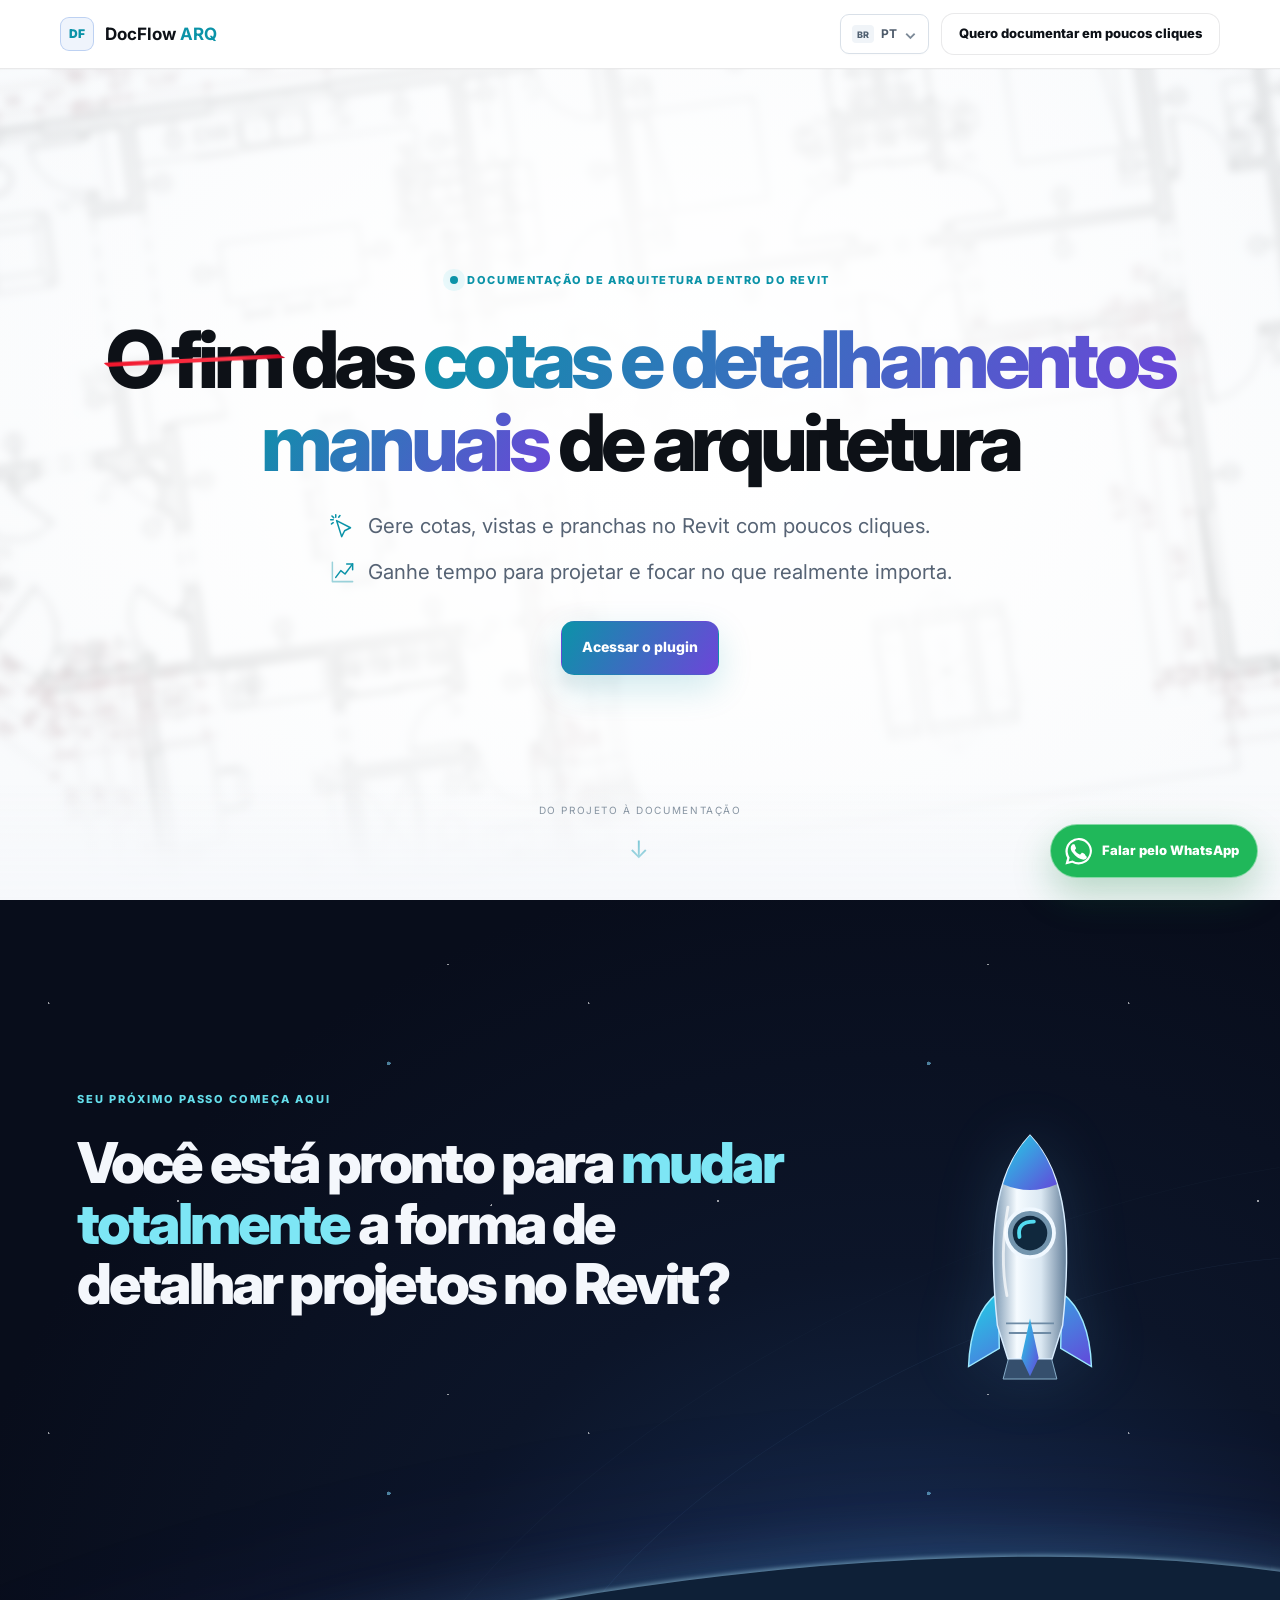
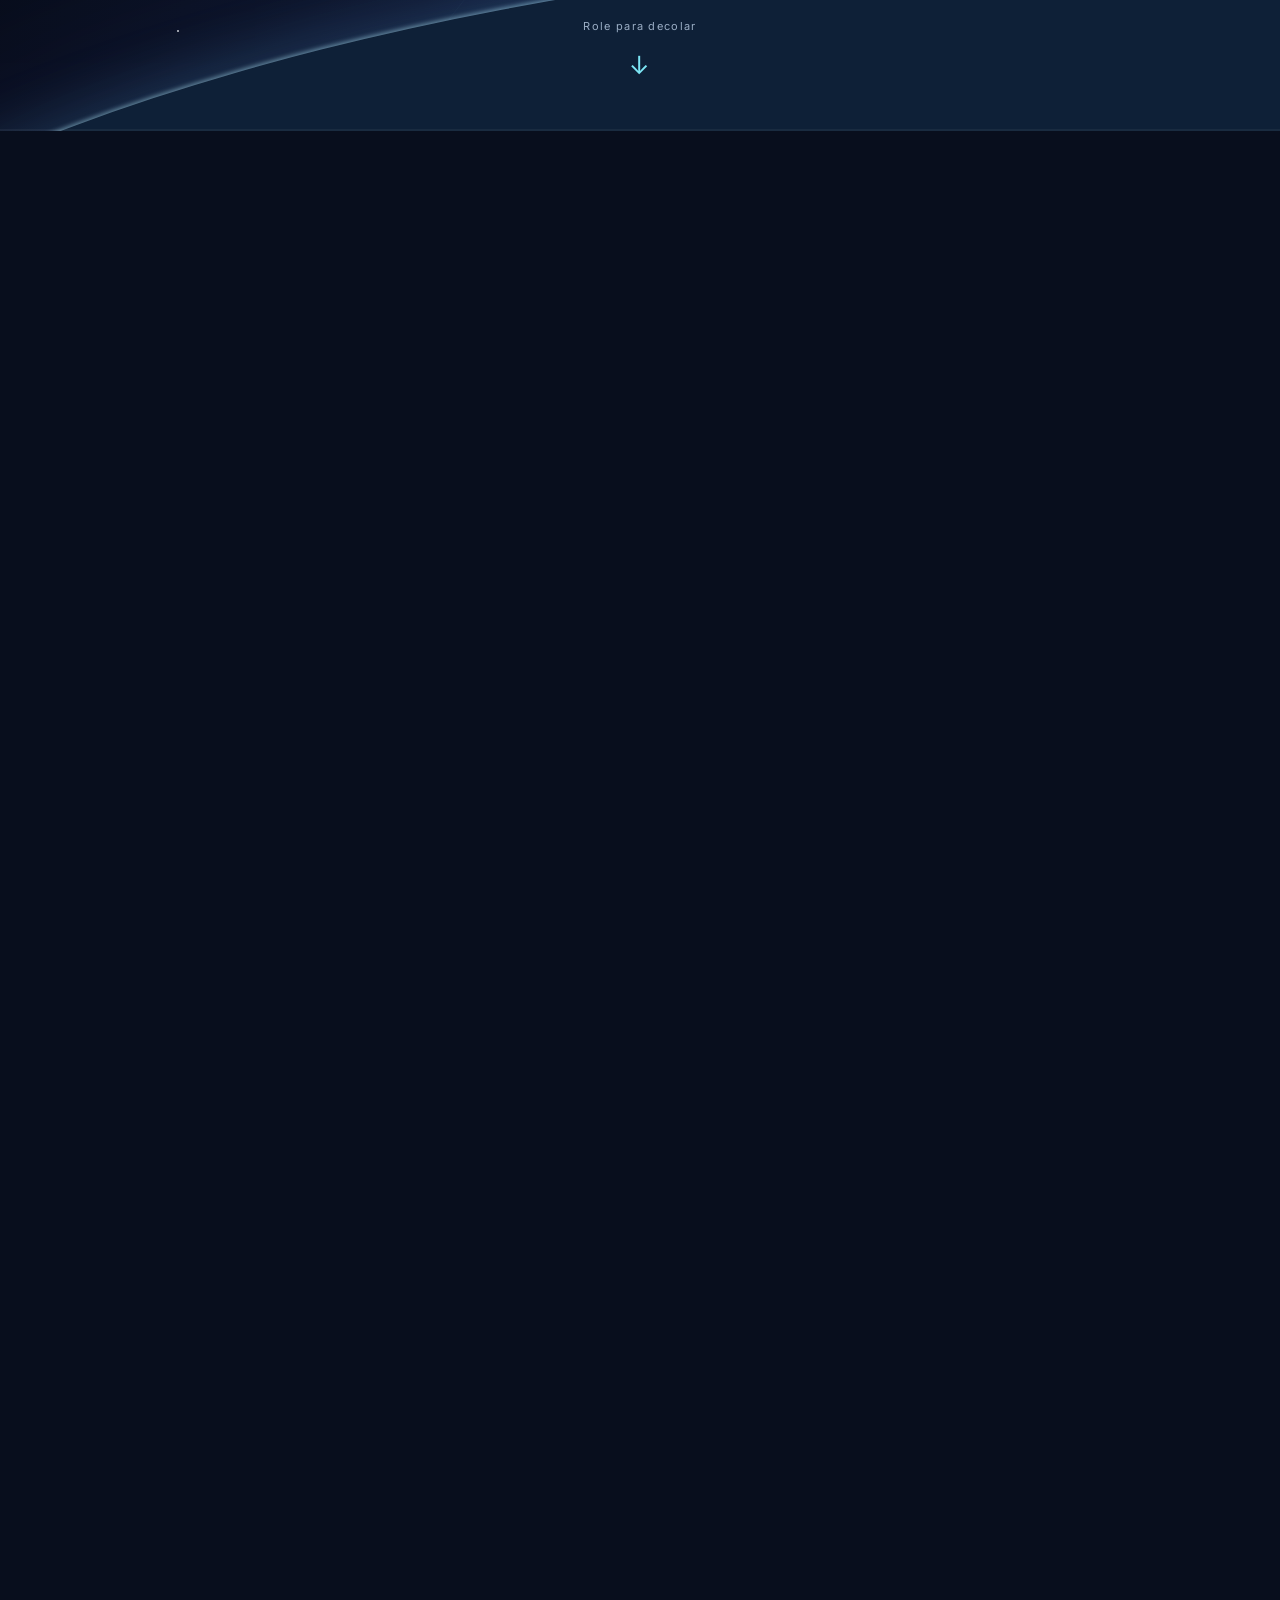
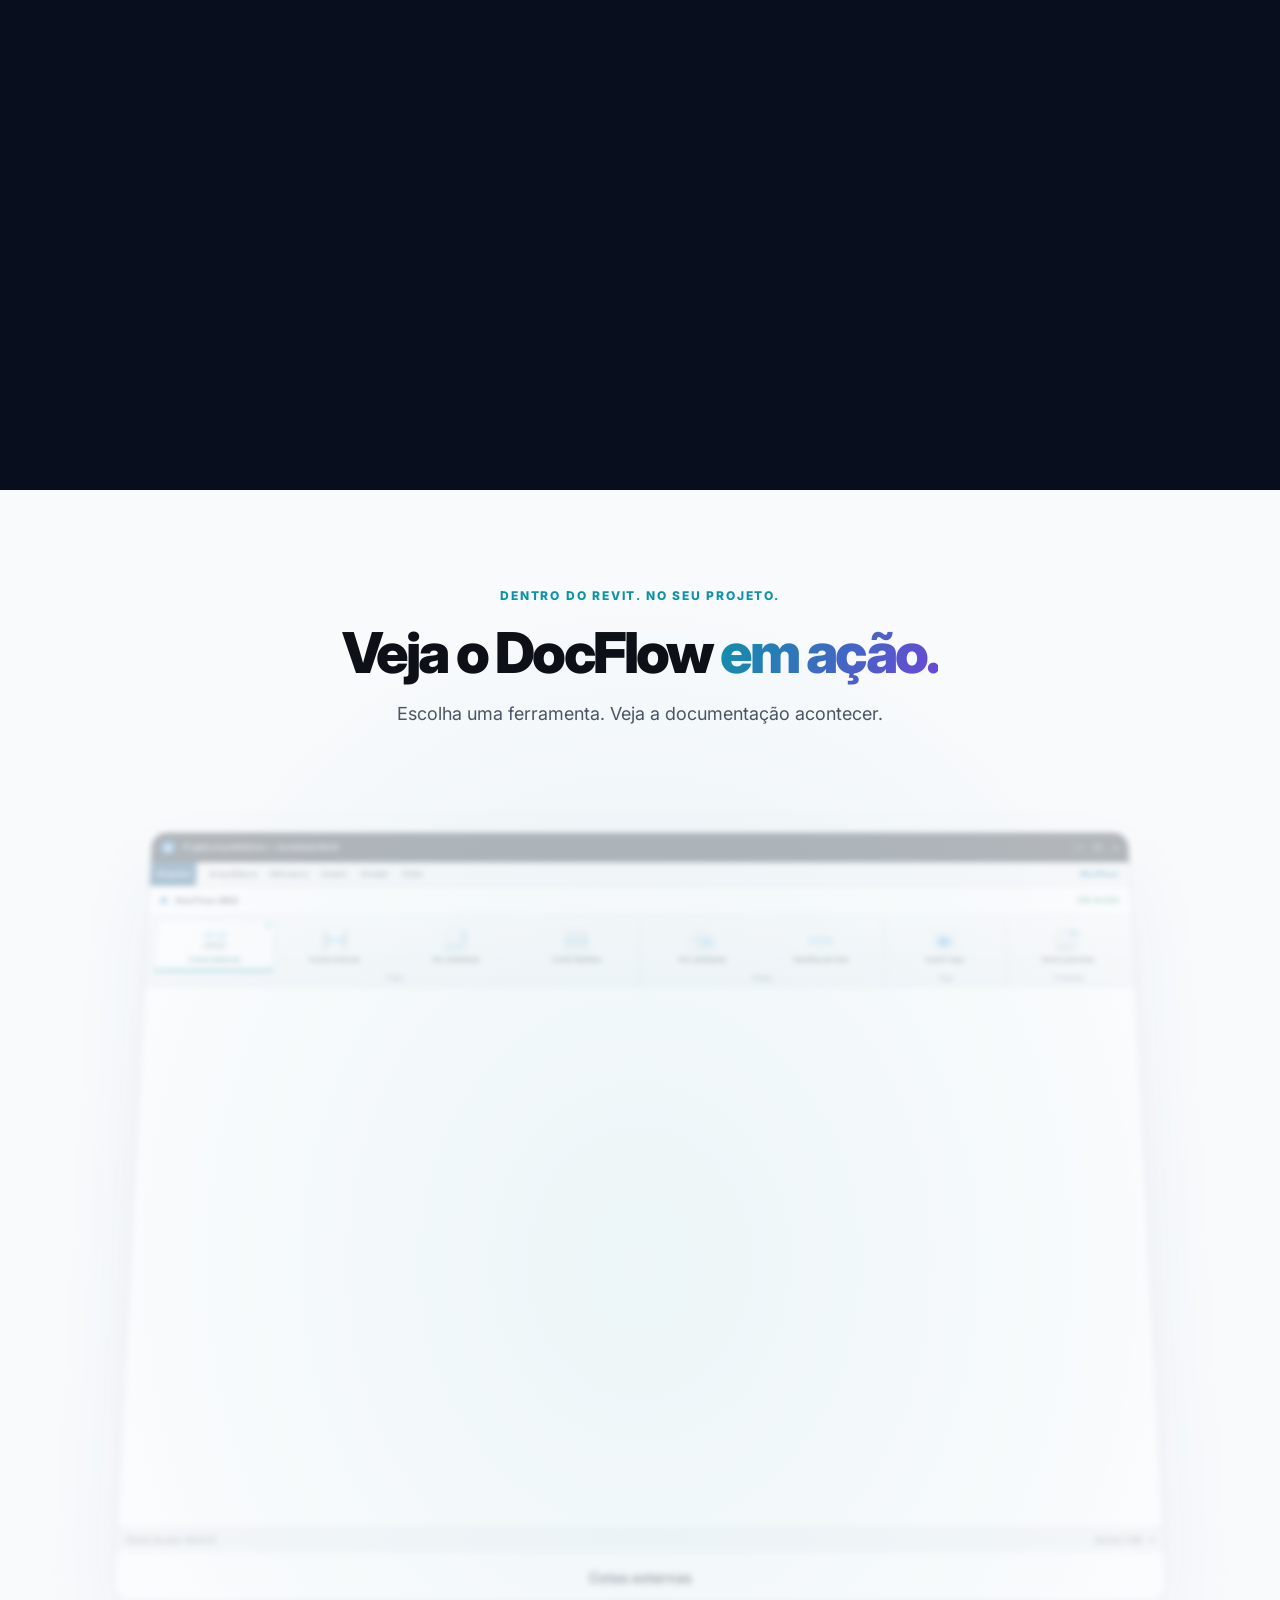
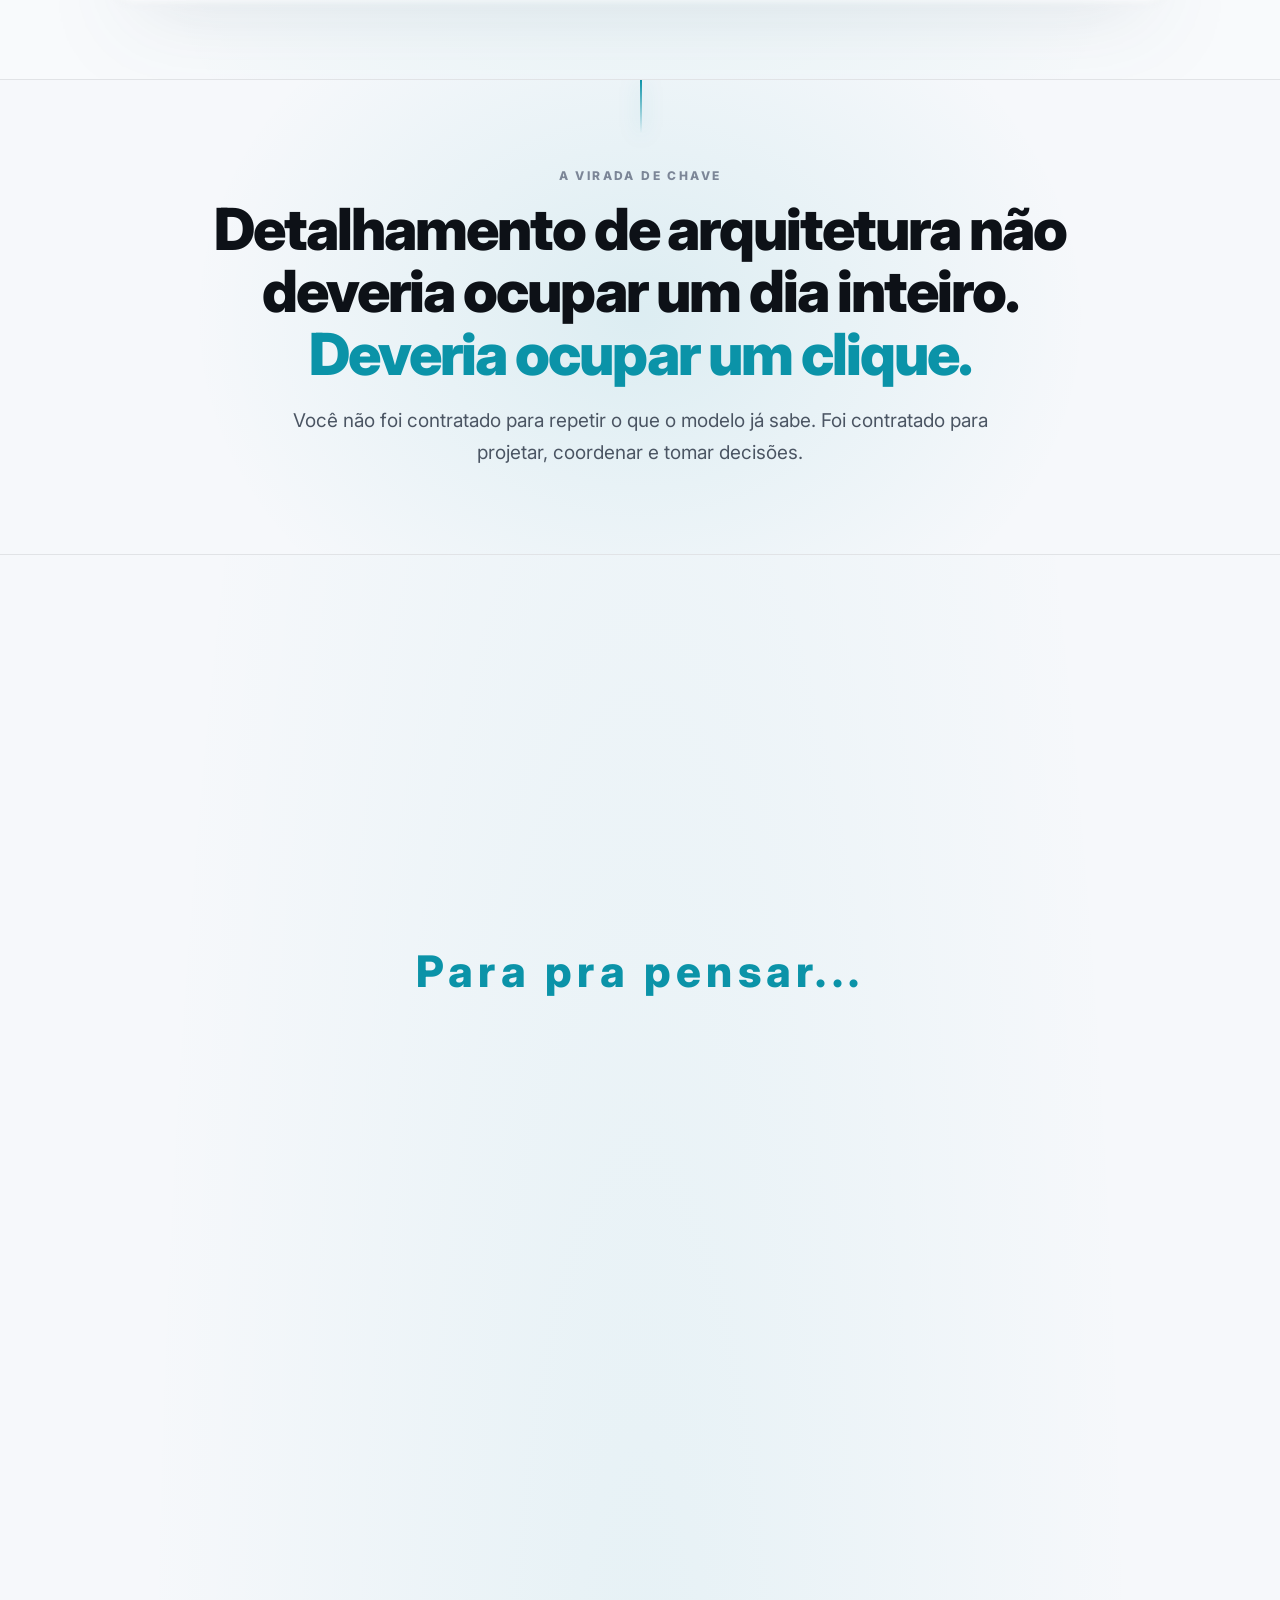
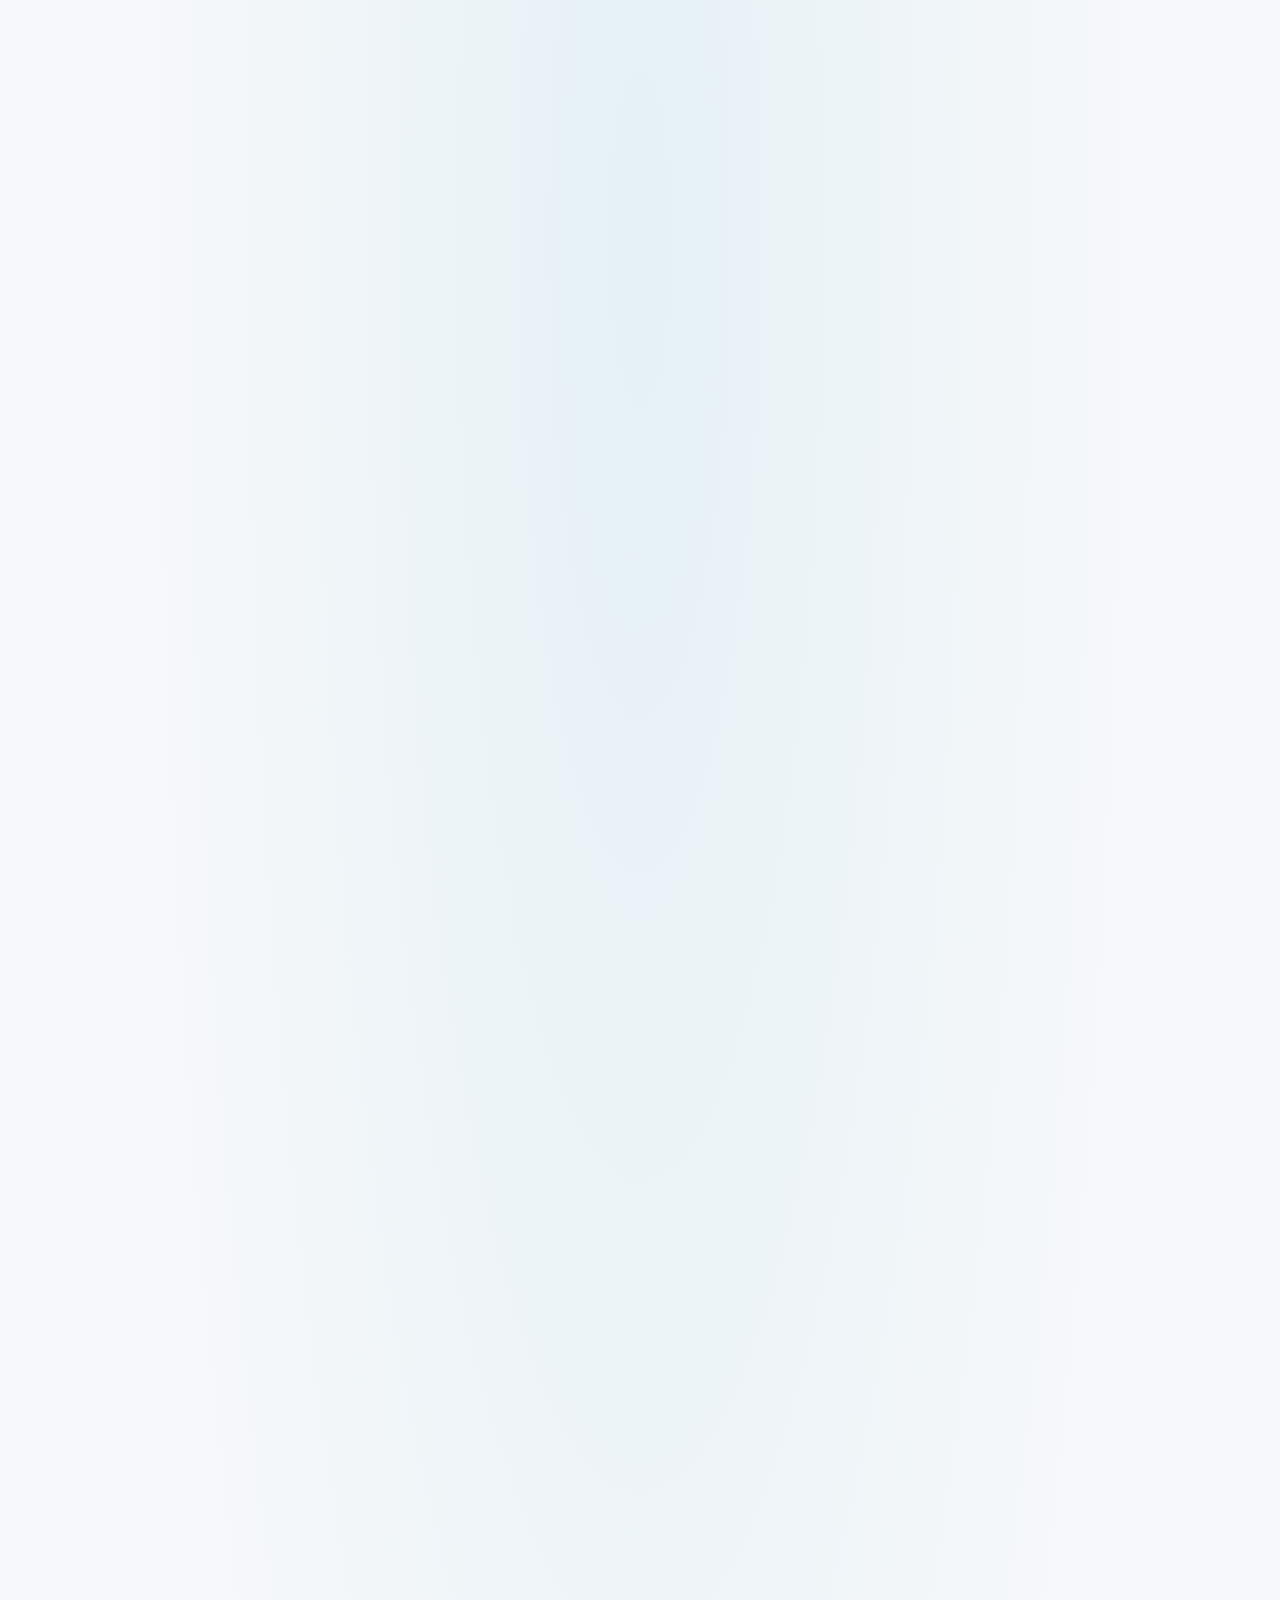
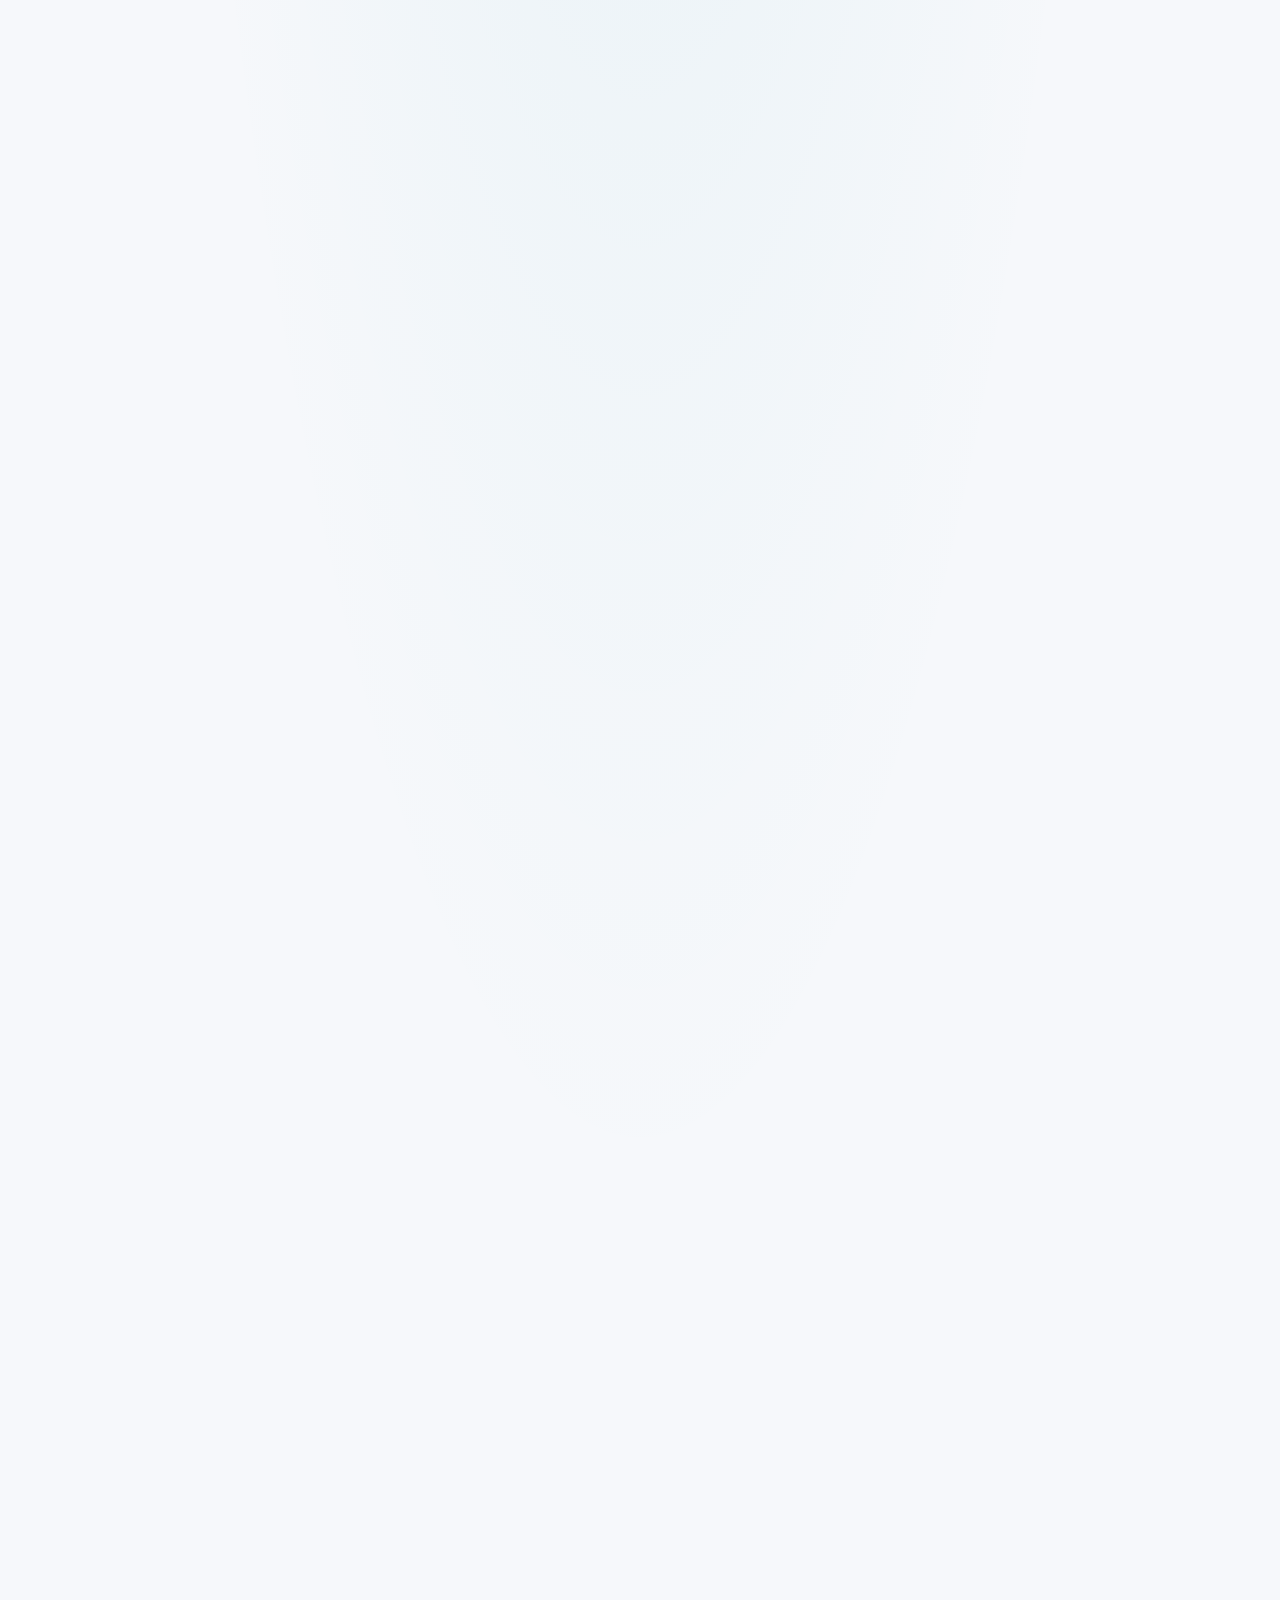
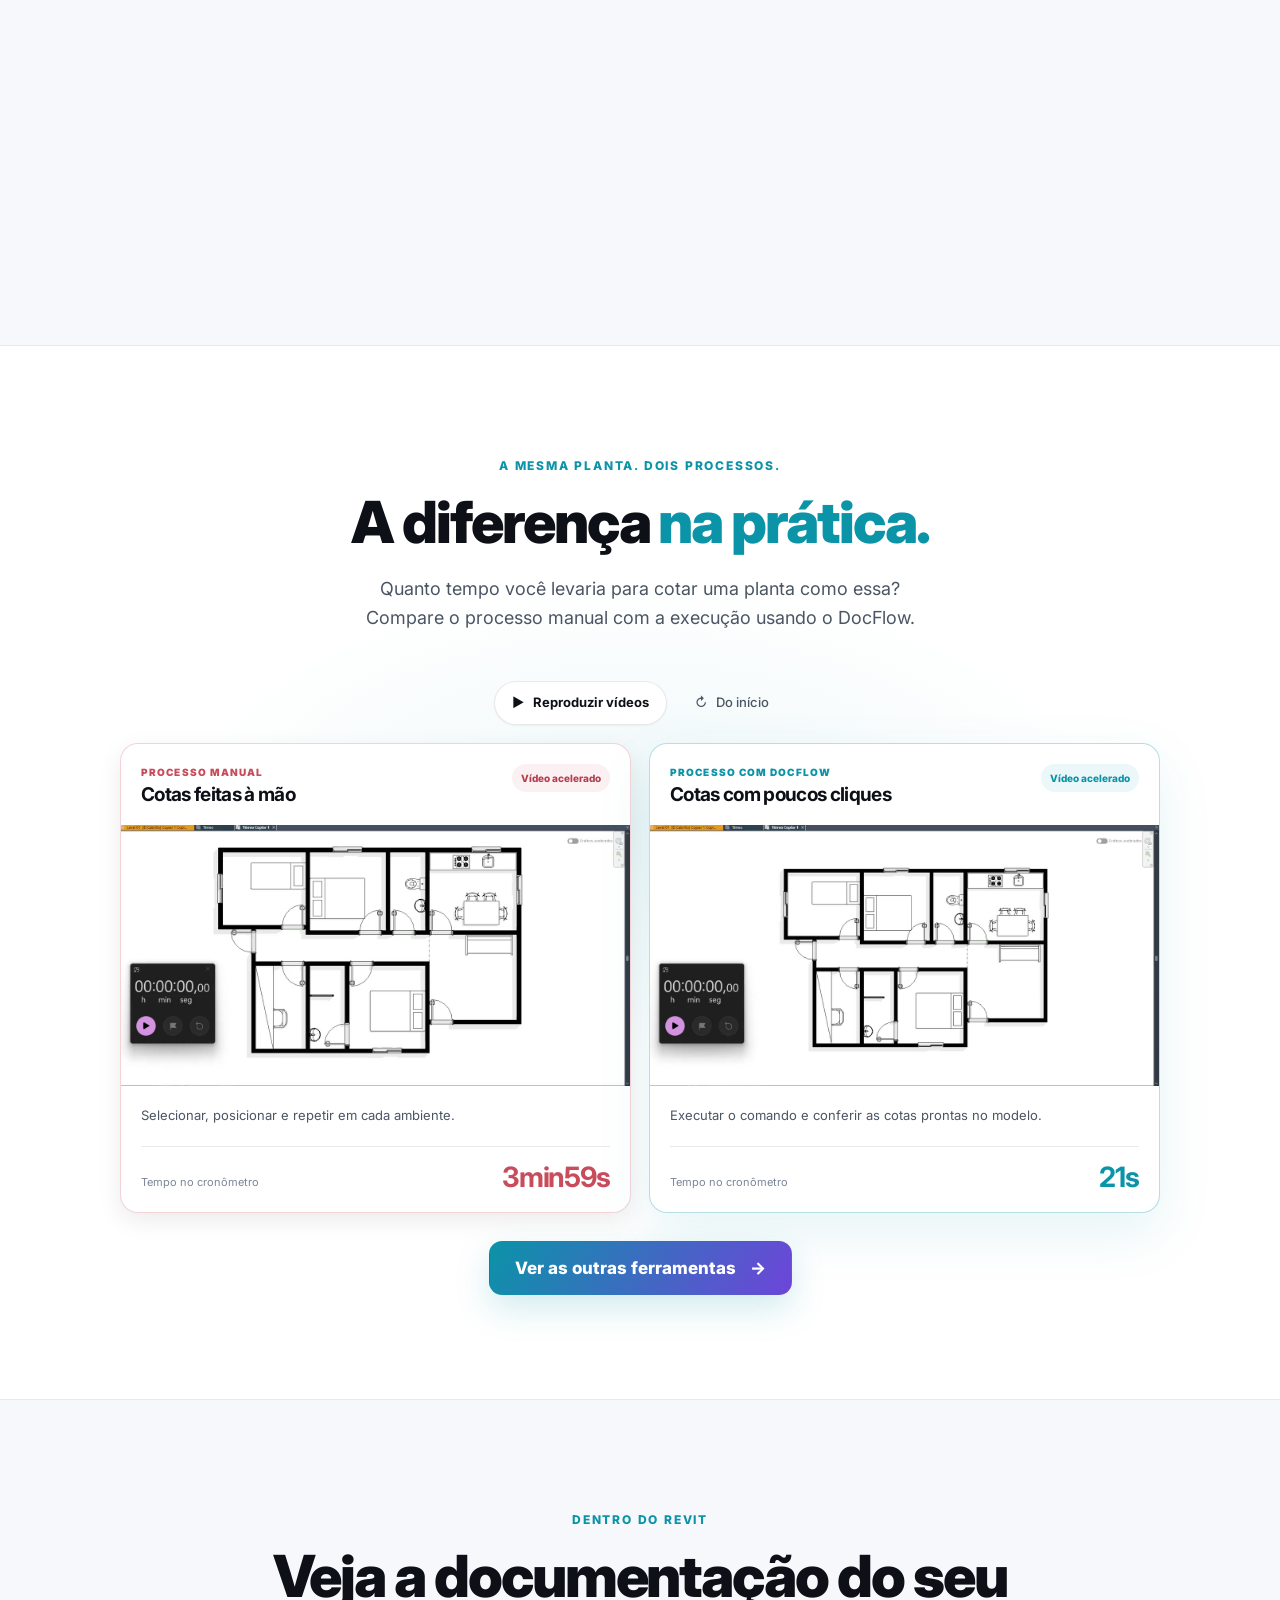
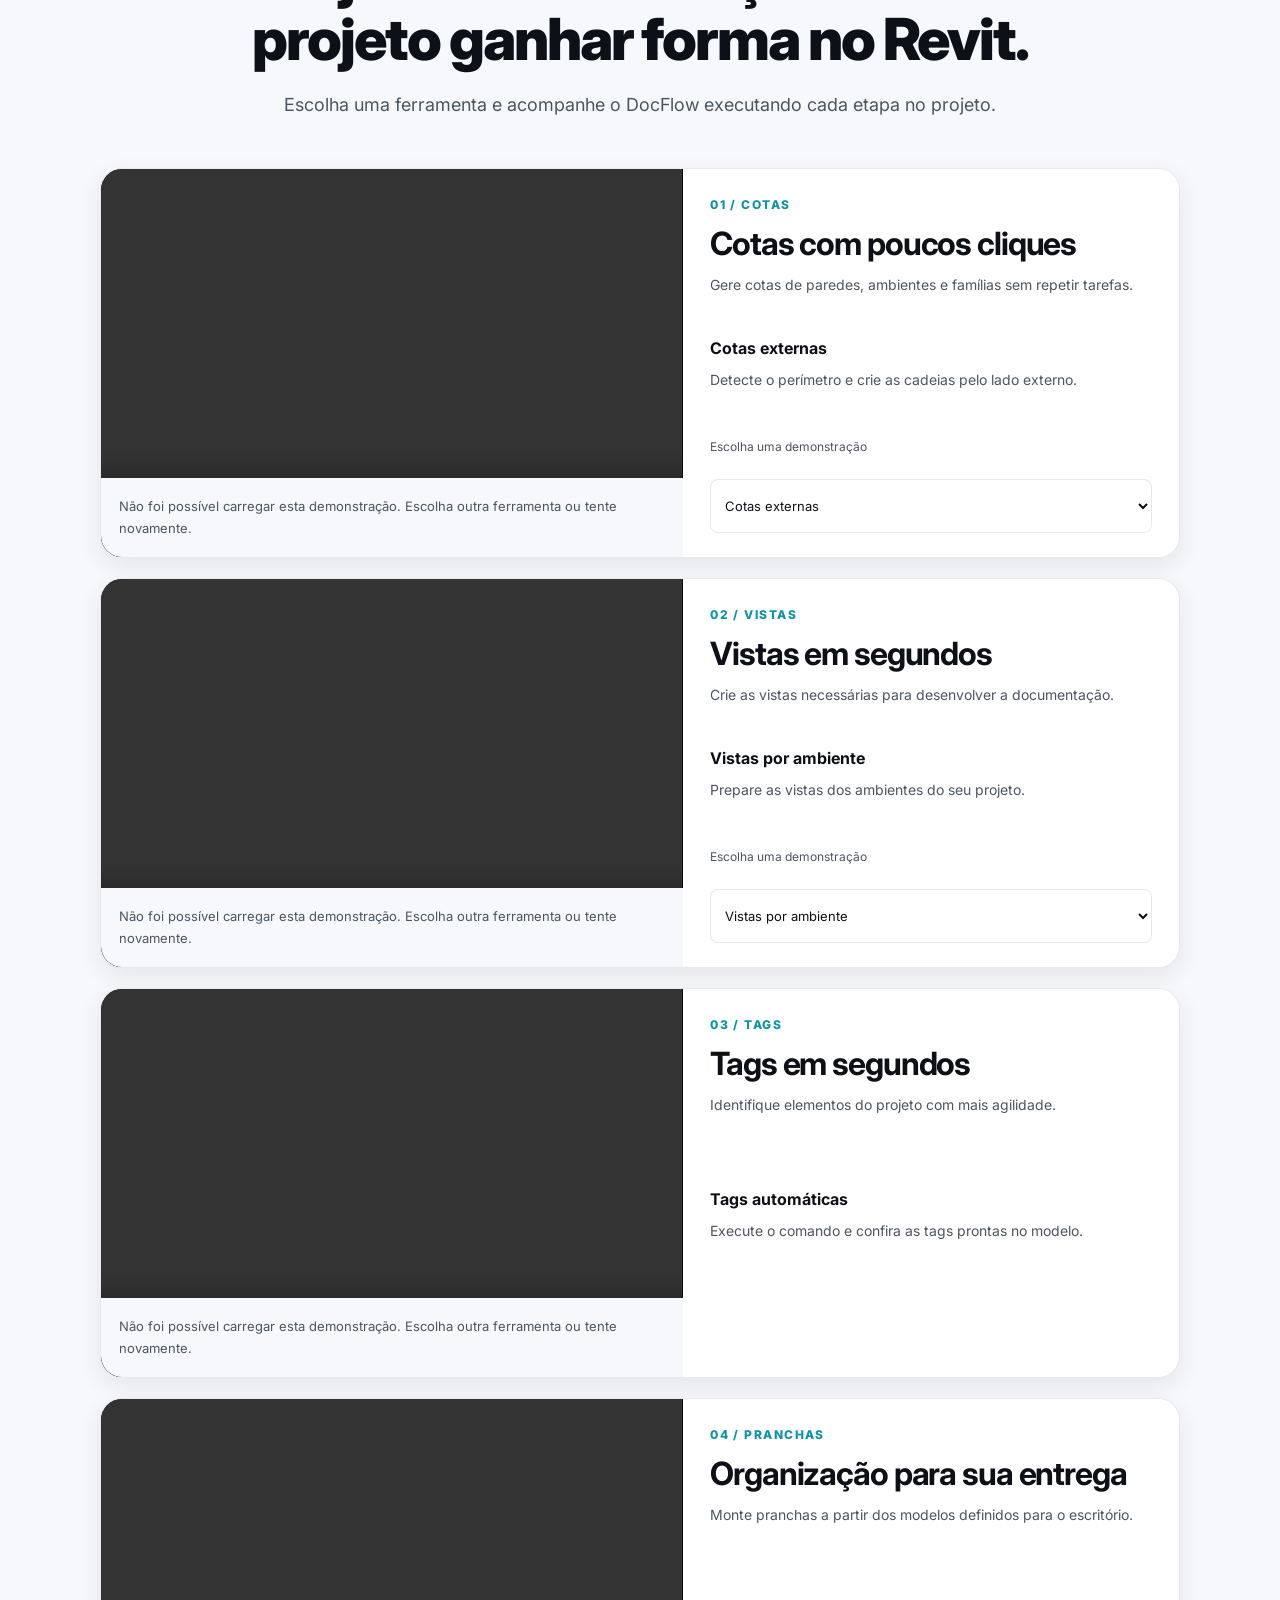
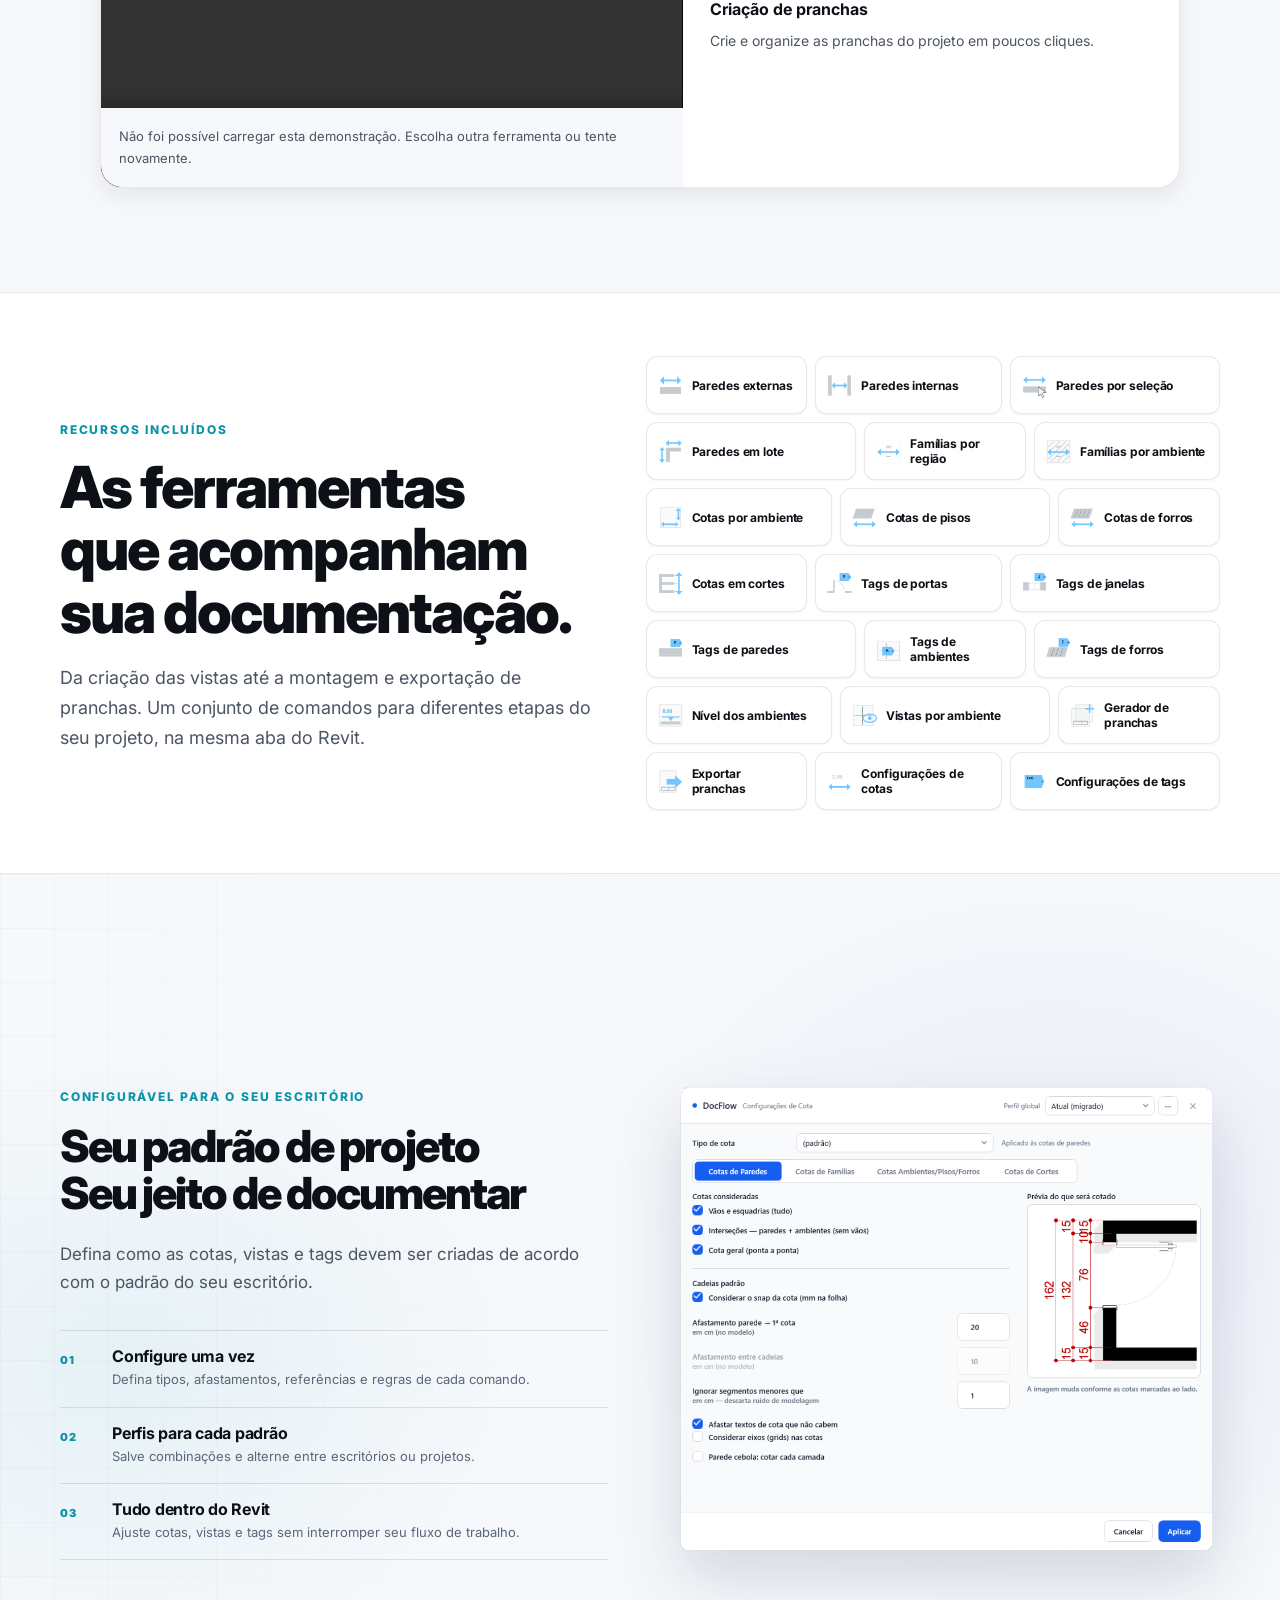
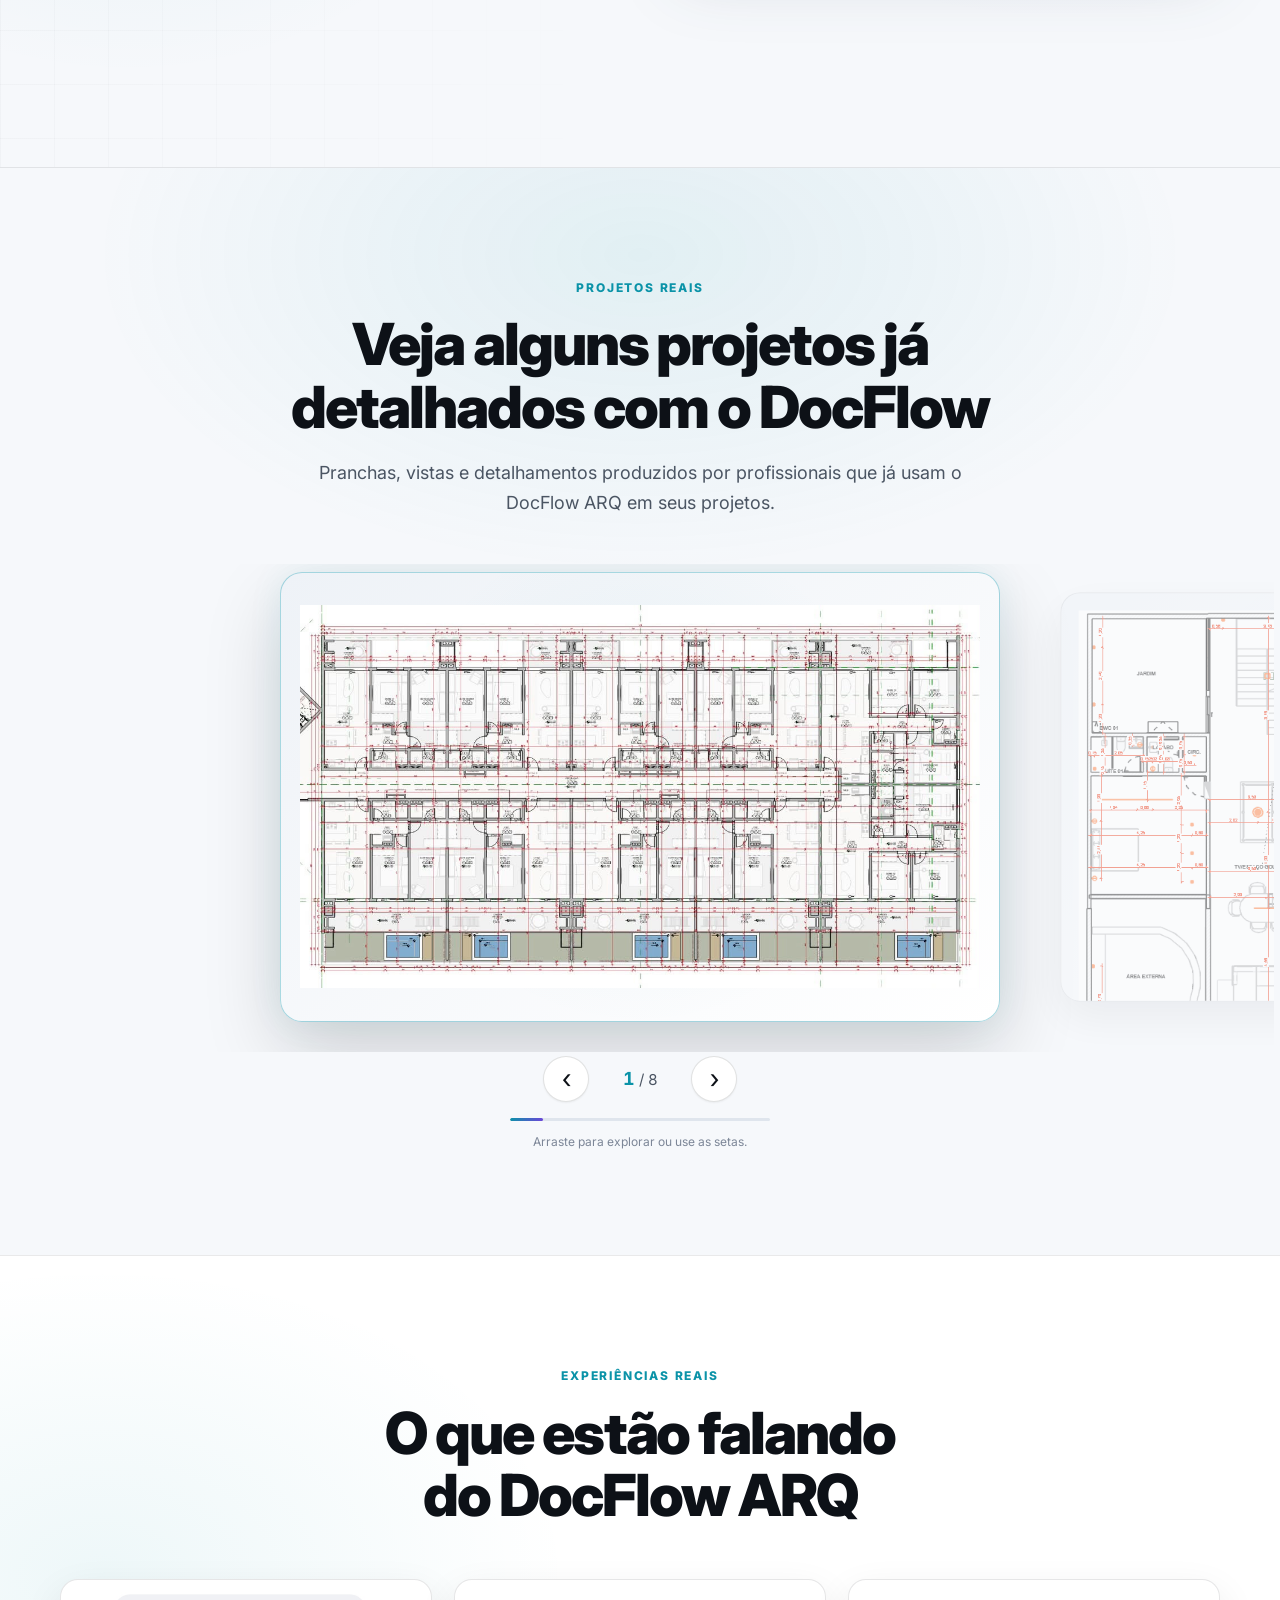
<file: lancamento/index.html>
<!DOCTYPE html>
<html lang="pt-BR">
<head>
  <script>
    if (window.location.hostname === "docflow-arq.vercel.app") {
      window.location.replace(
        "https://docflow-arq.bimcoder.net" +
          window.location.pathname +
          window.location.search +
          window.location.hash
      );
    }
  </script>
  <meta charset="UTF-8">
  <meta name="viewport" content="width=device-width, initial-scale=1.0">
  <title>DocFlow ARQ | Cotas, vistas e pranchas no Revit</title>
  <meta name="description" content="Gere cotas, vistas e pranchas no Revit com poucos cliques. Ganhe tempo para projetar e focar no que realmente importa.">
  <meta property="og:title" content="Cotas, vistas e pranchas com poucos cliques">
  <meta property="og:description" content="DocFlow ARQ: ferramentas para agilizar a documentação de arquitetura dentro do Revit.">
  <meta property="og:type" content="website">
  <link rel="canonical" href="https://docflow-arq.bimcoder.net/lancamento/">
  <meta property="og:image" content="https://docflow.bimcoder.net/media/docflow-og.png">
  <meta name="twitter:card" content="summary_large_image">
  <meta name="twitter:title" content="Cotas, vistas e pranchas com poucos cliques">
  <meta name="twitter:description" content="DocFlow ARQ: cotas, vistas e pranchas dentro do Revit.">
  <meta name="twitter:image" content="https://docflow.bimcoder.net/media/docflow-og.png">
  <link rel="preconnect" href="https://fonts.googleapis.com">
  <link rel="preconnect" href="https://fonts.gstatic.com" crossorigin>
  <link href="https://fonts.googleapis.com/css2?family=Inter:wght@400;500;600;700;800;900&display=swap" rel="stylesheet">
  <link rel="stylesheet" href="../vendas.css?v=67">
  <link rel="stylesheet" href="lancamento.css?v=8">
</head>
<body>
  <header class="site-header">
    <div class="container nav">
      <a class="brand" href="#topo" aria-label="DocFlow ARQ — início">
        <span class="brand-mark">DF</span>
        <span>DocFlow <strong>ARQ</strong></span>
      </a>
      <div class="nav-actions">
        <details class="language-picker">
          <summary aria-label="Selecionar idioma"><span class="language-code">BR</span><span data-language-current>PT</span><span class="language-chevron" aria-hidden="true">⌄</span></summary>
          <div class="language-menu" role="menu">
            <button type="button" role="menuitem" data-language="pt"><span>BR</span> Português</button>
            <button type="button" role="menuitem" data-language="en"><span>EN</span> English</button>
            <button type="button" role="menuitem" data-language="es"><span>ES</span> Español</button>
          </div>
        </details>
        <a class="button button-small button-ghost" href="#planos">Quero documentar em poucos cliques</a>
      </div>
    </div>
  </header>

  <main id="topo">
    <section class="hero concept-hero">
      <div class="concept-background" aria-hidden="true"><img src="../media/hero-detalhes.jpg" alt="" fetchpriority="high"><div class="concept-wash"></div></div>
      <div class="container hero-grid">
        <div class="hero-copy">
          <span class="eyebrow"><span class="pulse"></span> Documentação de arquitetura dentro do Revit</span>
          <h1><span class="hero-end-mark">O fim</span> das <span class="gradient-text">cotas e detalhamentos manuais</span> de arquitetura</h1>
          <ul class="concept-lead hero-benefits" aria-label="Benefícios">
            <li><svg class="benefit-icon benefit-click" viewBox="0 0 32 32" fill="none" stroke="currentColor" stroke-width="1.8" stroke-linecap="round" stroke-linejoin="round" aria-hidden="true"><g class="click-rays"><path d="M8 2v3M2 8h3M3.5 3.5l2 2M13 3l-1.5 2M3 13l2-1.5"/></g><path class="click-pointer" d="m9 9 6 19 3.5-7 7-3.5L9 9Z"/></svg><span>Gere cotas, vistas e pranchas no Revit com poucos cliques.</span></li>
            <li><svg class="benefit-icon benefit-growth" viewBox="0 0 32 32" fill="none" stroke="currentColor" stroke-width="1.8" stroke-linecap="round" stroke-linejoin="round" aria-hidden="true"><path class="growth-axes" d="M4 5v23h24"/><path class="growth-line" pathLength="1" d="m8 23 6-8 5 4 9-12"/><path class="growth-tip" d="M21 7h7v7"/></svg><span>Ganhe tempo para projetar e focar no que realmente importa.</span></li>
          </ul>
          <div class="hero-actions">
            <a class="button button-primary" href="#planos">Acessar o plugin</a>
          </div>
        </div>
      </div>
      <a class="concept-scroll" href="#decolagem"><span>Do projeto à documentação</span><span aria-hidden="true">↓</span></a>
    </section>
    <section class="launch-story" id="decolagem" aria-labelledby="launch-question">
      <div class="launch-stage">
        <div class="launch-stars" aria-hidden="true"></div>
        <div class="launch-orbit orbit-one" aria-hidden="true"></div><div class="launch-orbit orbit-two" aria-hidden="true"></div>
        <div class="launch-horizon" aria-hidden="true"></div>
        <div class="launch-copy"><span class="eyebrow">Seu próximo passo começa aqui</span>
          <h2 id="launch-question">Você está pronto para <span>mudar totalmente</span> a forma de detalhar projetos no Revit?</h2>
        </div>
        <div class="launch-vehicle" aria-hidden="true">
          <svg viewBox="0 0 200 430" fill="none" xmlns="http://www.w3.org/2000/svg">
            <defs>
              <linearGradient id="rocketHull"><stop stop-color="#7996b1"/><stop offset=".32" stop-color="#f5fbff"/><stop offset=".65" stop-color="#dbe8f2"/><stop offset="1" stop-color="#647f9a"/></linearGradient>
              <linearGradient id="rocketFin" x2="1" y2="1"><stop stop-color="#21d2e5"/><stop offset="1" stop-color="#6348da"/></linearGradient>
              <linearGradient id="rocketFire" x1="100" y1="265" x2="100" y2="420" gradientUnits="userSpaceOnUse"><stop stop-color="#fff"/><stop offset=".25" stop-color="#97f7ff"/><stop offset=".6" stop-color="#30afed"/><stop offset="1" stop-color="#8055e7" stop-opacity="0"/></linearGradient>
            </defs>
            <g class="rocket-flame"><path d="M78 264Q62 327 100 425Q138 327 122 264Z" fill="url(#rocketFire)"/><path d="M90 265Q82 309 100 357Q118 309 110 265Z" fill="#f4ffff"/></g>
            <path d="M67 184Q38 206 36 261L68 242ZM133 184Q162 206 164 261L132 242Z" fill="url(#rocketFin)" stroke="#9de9ff" stroke-width="1.5"/>
            <path d="M78 251H122L128 274H72Z" fill="#354f6d" stroke="#8db3ce"/>
            <path d="M100 20C60 62 57 131 66 218L77 253H123L134 218C143 131 140 62 100 20Z" fill="url(#rocketHull)" stroke="#d9edff" stroke-width="1.5"/>
            <path d="M100 20Q81 40 72 71Q100 83 128 71Q119 40 100 20Z" fill="url(#rocketFin)"/>
            <circle cx="100" cy="122" r="25" fill="#7395ae" stroke="#f0f8ff" stroke-width="4"/><circle cx="100" cy="122" r="18" fill="#10283d"/><path d="M89 126Q86 110 104 110" stroke="#53dbf0" stroke-width="4" stroke-linecap="round"/>
            <path d="M75 216H125M78 226H122" stroke="#6e8ba5" stroke-width="2"/><path d="M100 211L91 252L100 271L109 252Z" fill="url(#rocketFin)"/>
            <path d="M77 95Q68 147 76 187" stroke="white" stroke-opacity=".7" stroke-width="3" stroke-linecap="round"/>
          </svg>
        </div>
        <div class="launch-arrival"><span class="eyebrow">DocFlow ARQ</span><p>Menos repetição.<br><span>Mais possibilidades.</span></p></div>
        <a class="launch-cue" href="#docflow-em-acao"><span>Role para decolar</span><span aria-hidden="true">↓</span></a>
        <div class="launch-timeline" aria-hidden="true"><span></span></div>
      </div>
    </section>
    <section class="demo-theater" id="docflow-em-acao" aria-labelledby="theater-title">
      <div class="container">
        <div class="theater-heading"><span class="eyebrow">Dentro do Revit. No seu projeto.</span><h2 id="theater-title">Veja o DocFlow <span class="gradient-text">em ação.</span></h2><p>Escolha uma ferramenta. Veja a documentação acontecer.</p></div>
        <div class="hero-demo" aria-label="Demonstrações das ferramentas DocFlow">
          <div class="demo-window revit-window raw-revit-demo">
            <div class="revit-titlebar"><span class="revit-mark">R</span><span>Projeto arquitetônico — Autodesk Revit</span><span class="revit-window-actions" aria-hidden="true">—　□　×</span></div>
            <div class="revit-ribbon" aria-hidden="true"><span class="revit-file">Arquivo</span><span>Arquitetura</span><span>Estrutura</span><span>Inserir</span><span>Anotar</span><span>Vista</span><i></i><b>Modificar</b></div>
            <div class="demo-bar"><span class="demo-dot"></span><span>DocFlow ARQ</span><span class="demo-status">EM AÇÃO</span></div>
            <div class="demo-command-shell">
              <div id="hero-demo-tools" class="demo-command-ribbon" role="toolbar" aria-label="Ferramentas do DocFlow ARQ"></div>
            </div>
            <div id="hero-demo-panel" tabindex="0" data-demo-category="cotas" aria-label="Demonstração da ferramenta selecionada">
              <div class="hero-video-frame"><video id="hero-demo-video" src="../media/horizontal/cotas-externas.mp4?v=20260908" aria-label="Cotas externas" muted loop playsinline preload="metadata"></video></div>
              <div class="revit-statusbar" aria-hidden="true"><span>Planta de piso: Nível 01</span><span>Escala 1:100　▾</span></div>
              <div class="demo-caption"><strong id="hero-demo-caption">Cotas externas</strong></div>
            </div>
          </div>
        </div>
      </div>
    </section>

    <section class="manifesto">
      <div class="container manifesto-inner">
        <p class="manifesto-label">A virada de chave</p>
        <h2>Detalhamento de arquitetura não deveria ocupar um dia inteiro.<br><span>Deveria ocupar um clique.</span></h2>
        <p>Você não foi contratado para repetir o que o modelo já sabe. Foi contratado para projetar, coordenar e tomar decisões.</p>
      </div>
    </section>
    <section class="section roi-section" id="seu-tempo" aria-labelledby="time-question">
      <div class="container time-story" data-time-story>
        <div class="time-stage">
          <p class="time-pause">Para pra pensar...</p>

          <div class="time-question">
            <div class="time-question-copy">
              <h2 id="time-question">Quanto do seu <span class="time-emphasis">tempo</span> vai para tarefas repetitivas e manuais do Revit?</h2>
              <a class="scroll-invitation" href="#calculadora">Role para descobrir quanto esse tempo representa.<span aria-hidden="true">↓</span></a>
            </div>
            <div class="hourglass-scene" aria-hidden="true">
              <svg class="hourglass-svg" viewBox="0 0 300 460" role="presentation">
                <defs>
                  <linearGradient id="hourglassMetal" x1="0" y1="0" x2="1" y2="1">
                    <stop offset="0" stop-color="#182537"/>
                    <stop offset=".28" stop-color="#66809a"/>
                    <stop offset=".5" stop-color="#152235"/>
                    <stop offset=".78" stop-color="#8299ae"/>
                    <stop offset="1" stop-color="#111b29"/>
                  </linearGradient>
                  <linearGradient id="hourglassGlass" x1="0" y1="0" x2="1" y2="1">
                    <stop offset="0" stop-color="#ffffff" stop-opacity=".8"/>
                    <stop offset=".38" stop-color="#dff6fb" stop-opacity=".22"/>
                    <stop offset=".68" stop-color="#7867d8" stop-opacity=".08"/>
                    <stop offset="1" stop-color="#ffffff" stop-opacity=".52"/>
                  </linearGradient>
                  <linearGradient id="hourglassSand" x1="0" y1="0" x2=".8" y2="1">
                    <stop offset="0" stop-color="#ffd978"/>
                    <stop offset=".48" stop-color="#f0ad32"/>
                    <stop offset="1" stop-color="#d87b17"/>
                  </linearGradient>
                  <radialGradient id="hourglassSandGlow">
                    <stop offset="0" stop-color="#ffe8a8" stop-opacity=".8"/>
                    <stop offset="1" stop-color="#e89124" stop-opacity="0"/>
                  </radialGradient>
                  <clipPath id="hourglassUpperClip">
                    <path d="M80 76H220C216 142 191 185 158 217H142C109 185 84 142 80 76Z"/>
                  </clipPath>
                  <clipPath id="hourglassLowerClip">
                    <path d="M142 229H158C191 261 216 304 220 380H80C84 304 109 261 142 229Z"/>
                  </clipPath>
                  <filter id="hourglassShadow" x="-40%" y="-30%" width="180%" height="180%">
                    <feDropShadow dx="0" dy="18" stdDeviation="15" flood-color="#132238" flood-opacity=".2"/>
                  </filter>
                </defs>

                <ellipse class="hourglass-floor-shadow" cx="150" cy="420" rx="103" ry="18"/>
                <ellipse class="hourglass-ambient-glow" cx="150" cy="235" rx="126" ry="180"/>

                <g class="hourglass-glass" filter="url(#hourglassShadow)">
                  <path d="M78 70C80 142 105 186 140 220C105 254 80 300 78 386H222C220 300 195 254 160 220C195 186 220 142 222 70Z" fill="url(#hourglassGlass)" stroke="rgba(11,147,168,.42)" stroke-width="3"/>
                  <path d="M96 83C99 143 119 178 147 207" fill="none" stroke="#fff" stroke-opacity=".82" stroke-width="6" stroke-linecap="round"/>
                  <path d="M147 239C118 271 99 314 96 366" fill="none" stroke="#fff" stroke-opacity=".48" stroke-width="5" stroke-linecap="round"/>
                </g>

                <g clip-path="url(#hourglassUpperClip)">
                  <g class="hourglass-upper-sand">
                    <rect x="68" y="76" width="164" height="145" fill="url(#hourglassSand)"/>
                    <ellipse cx="150" cy="82" rx="74" ry="11" fill="#ffda79"/>
                  </g>
                </g>

                <g class="hourglass-stream">
                  <path d="M150 211V333" stroke="url(#hourglassSand)" stroke-width="5" stroke-linecap="round"/>
                  <circle class="hourglass-grain grain-one" cx="146" cy="236" r="3" fill="#ffd56a"/>
                  <circle class="hourglass-grain grain-two" cx="153" cy="252" r="2.4" fill="#ec9f29"/>
                  <circle class="hourglass-grain grain-three" cx="149" cy="270" r="2.1" fill="#ffd56a"/>
                  <circle class="hourglass-grain grain-four" cx="154" cy="286" r="2.8" fill="#e58c1c"/>
                </g>

                <g clip-path="url(#hourglassLowerClip)">
                  <g class="hourglass-lower-sand">
                    <rect x="68" y="229" width="164" height="155" fill="url(#hourglassSand)"/>
                    <ellipse cx="150" cy="235" rx="74" ry="12" fill="#ffd978"/>
                  </g>
                  <ellipse class="hourglass-sand-glow" cx="150" cy="350" rx="84" ry="54" fill="url(#hourglassSandGlow)"/>
                </g>

                <g class="hourglass-frame">
                  <rect x="44" y="42" width="212" height="35" rx="17.5" fill="url(#hourglassMetal)"/>
                  <rect x="37" y="53" width="226" height="13" rx="6.5" fill="#142236"/>
                  <rect x="44" y="383" width="212" height="35" rx="17.5" fill="url(#hourglassMetal)"/>
                  <rect x="37" y="394" width="226" height="13" rx="6.5" fill="#142236"/>
                  <rect x="57" y="62" width="13" height="337" rx="6.5" fill="url(#hourglassMetal)"/>
                  <rect x="230" y="62" width="13" height="337" rx="6.5" fill="url(#hourglassMetal)"/>
                  <path d="M61 72V385M234 72V385" stroke="#fff" stroke-opacity=".24" stroke-width="2"/>
                  <path d="M67 49H228M67 390H228" stroke="#fff" stroke-opacity=".34" stroke-width="3" stroke-linecap="round"/>
                </g>
                </svg>
            </div>
          </div>

          <div class="roi-grid time-calculator" id="calculadora">
            <div class="roi-copy">
              <span class="eyebrow">Faça a conta com a sua realidade</span>
              <h3>Seu tempo tem valor.<br>Coloque na conta.</h3>
              <p>Some as horas dedicadas à criação de vistas, às cotas e à montagem de pranchas. Ajuste os valores e veja quanto esse tempo representa no ano.</p>
            </div>
            <div class="calculator">
              <label for="hours">Horas por semana nessas tarefas <strong id="hoursOutput">6 h</strong></label>
              <input id="hours" type="range" min="1" max="30" value="6">
              <label for="rate">Valor da sua hora técnica <strong id="rateOutput">R$ 100</strong></label>
              <input id="rate" type="range" min="30" max="400" step="10" value="100">
              <div class="calc-result"><span>Valor anual das horas informadas</span><strong id="annualOutput">R$ 28.800</strong><small>Estimativa: horas × valor/hora × 48 semanas. Representa o valor desse tempo, não uma economia garantida.</small></div>
            </div>
          </div>

          <div class="time-next">
            <p>E se a parte repetitiva não precisasse ocupar tanto espaço no seu dia?</p>
            <a class="scroll-invitation" href="#cotas-na-pratica">Entenda como o DocFlow entra na sua rotina.<span aria-hidden="true">↓</span></a>
          </div>
        </div>
      </div>
    </section>
    <section class="section cotas-comparison-section" id="cotas-na-pratica" aria-labelledby="cotas-comparison-title">
      <div class="container cotas-comparison-wrap">
        <div class="section-heading center-heading cotas-comparison-heading" data-scroll-reveal>
          <span class="eyebrow">A mesma planta. Dois processos.</span>
          <h2 id="cotas-comparison-title">A diferença <span>na prática.</span></h2>
          <p>Quanto tempo você levaria para cotar uma planta como essa?<br>Compare o processo manual com a execução usando o DocFlow.</p>
        </div>

        <div class="comparison-controls" aria-label="Controles dos vídeos">
          <button class="comparison-control comparison-playback" type="button">
            <span class="comparison-control-icon" aria-hidden="true">Ⅱ</span>
            <span data-comparison-playback-label>Pausar vídeos</span>
          </button>
          <button class="comparison-control comparison-replay" type="button">
            <span aria-hidden="true">↻</span> Do início
          </button>
        </div>

        <div class="cotas-video-grid" data-scroll-reveal>
          <article class="cotas-video-card is-manual">
            <div class="cotas-video-heading">
              <div><span>Processo manual</span><h3>Cotas feitas à mão</h3></div>
              <small>Vídeo acelerado</small>
            </div>
            <video src="../media/comparison/cotas-manual-comparativo.mp4" poster="../media/comparison/cotas-manual-comparativo.jpg" width="1280" height="656" muted loop playsinline preload="metadata" data-comparison-video aria-label="Processo manual: cotas feitas à mão no Revit">Seu navegador não suporta vídeo. <a href="../media/comparison/cotas-manual-comparativo.mp4">Abrir demonstração manual</a>.</video>
            <div class="cotas-video-copy">
              <p>Selecionar, posicionar e repetir em cada ambiente.</p>
              <div><span>Tempo no cronômetro</span><strong>3min59s</strong></div>
            </div>
          </article>

          <article class="cotas-video-card is-docflow">
            <div class="cotas-video-heading">
              <div><span>Processo com DocFlow</span><h3>Cotas com poucos cliques</h3></div>
              <small>Vídeo acelerado</small>
            </div>
            <video src="../media/comparison/cotas-automatico-comparativo.mp4" poster="../media/comparison/cotas-automatico-comparativo.jpg" width="1280" height="656" muted loop playsinline preload="metadata" data-comparison-video aria-label="DocFlow: criação de cotas no Revit com poucos cliques">Seu navegador não suporta vídeo. <a href="../media/comparison/cotas-automatico-comparativo.mp4">Abrir demonstração DocFlow</a>.</video>
            <div class="cotas-video-copy">
              <p>Executar o comando e conferir as cotas prontas no modelo.</p>
              <div><span>Tempo no cronômetro</span><strong>21s</strong></div>
            </div>
          </article>
        </div>

        <div class="cotas-comparison-cta"><a class="button button-primary" href="#demonstracoes">Ver as outras ferramentas <span aria-hidden="true">→</span></a></div>
      </div>
    </section>
    <section class="section demos-section" id="demonstracoes">
      <div class="container">
        <div class="section-heading split-heading">
          <div><span class="eyebrow">Dentro do Revit</span><h2>Veja a documentação do seu projeto ganhar forma no Revit.</h2></div>
          <p>Escolha uma ferramenta e acompanhe o DocFlow executando cada etapa no projeto.</p>
        </div>
        <div class="tool-demos" id="tool-demos"></div>
        <noscript><p>Ative o JavaScript para escolher as demonstrações. Você também pode assistir aos vídeos de <a href="../media/paredes-lote.mp4">cotas</a>, <a href="../media/vistas.mp4">vistas</a> e <a href="../media/pranchas.mp4">pranchas</a>.</p></noscript>
      </div>
    </section>

    <section class="section coverage-section" id="ferramentas" aria-labelledby="tools-title">
      <div class="container tools-layout">
        <div class="tools-heading"><span class="eyebrow">Recursos incluídos</span><h2 id="tools-title">As ferramentas que acompanham sua documentação.</h2><p class="section-copy">Da criação das vistas até a montagem e exportação de pranchas. Um conjunto de comandos para diferentes etapas do seu projeto, na mesma aba do Revit.</p></div>
<div class="tools-mosaic">
          <article class="tool-tile"><img class="tool-icon" src="../media/tool-icons/icon-ParedesExternas.dark.png" alt="" width="96" height="96" loading="lazy" decoding="async"><h3>Paredes externas</h3></article>
          <article class="tool-tile"><img class="tool-icon" src="../media/tool-icons/icon-ParedesInternas.dark.png" alt="" width="96" height="96" loading="lazy" decoding="async"><h3>Paredes internas</h3></article>
          <article class="tool-tile"><img class="tool-icon" src="../media/tool-icons/icon-ParedesSelecao.dark.png" alt="" width="96" height="96" loading="lazy" decoding="async"><h3>Paredes por seleção</h3></article>
          <article class="tool-tile"><img class="tool-icon" src="../media/tool-icons/icon-ParedesLote.dark.png" alt="" width="96" height="96" loading="lazy" decoding="async"><h3>Paredes em lote</h3></article>
          <article class="tool-tile"><img class="tool-icon" src="../media/tool-icons/icon-FamiliasRegiao.dark.png" alt="" width="96" height="96" loading="lazy" decoding="async"><h3>Famílias por região</h3></article>
          <article class="tool-tile"><img class="tool-icon" src="../media/tool-icons/icon-FamiliasAmbiente.dark.png" alt="" width="96" height="96" loading="lazy" decoding="async"><h3>Famílias por ambiente</h3></article>
          <article class="tool-tile"><img class="tool-icon" src="../media/tool-icons/icon-CotaAmbientes.dark.png" alt="" width="96" height="96" loading="lazy" decoding="async"><h3>Cotas por ambiente</h3></article>
          <article class="tool-tile"><img class="tool-icon" src="../media/tool-icons/icon-CotaPisos.dark.png" alt="" width="96" height="96" loading="lazy" decoding="async"><h3>Cotas de pisos</h3></article>
          <article class="tool-tile"><img class="tool-icon" src="../media/tool-icons/icon-CotaForros.dark.png" alt="" width="96" height="96" loading="lazy" decoding="async"><h3>Cotas de forros</h3></article>
          <article class="tool-tile"><img class="tool-icon" src="../media/tool-icons/icon-Cortes.dark.png" alt="" width="96" height="96" loading="lazy" decoding="async"><h3>Cotas em cortes</h3></article>
          <article class="tool-tile"><img class="tool-icon" src="../media/tool-icons/icon-TagPortas.dark.png" alt="" width="96" height="96" loading="lazy" decoding="async"><h3>Tags de portas</h3></article>
          <article class="tool-tile"><img class="tool-icon" src="../media/tool-icons/icon-TagJanelas.dark.png" alt="" width="96" height="96" loading="lazy" decoding="async"><h3>Tags de janelas</h3></article>
          <article class="tool-tile"><img class="tool-icon" src="../media/tool-icons/icon-TagParedes.dark.png" alt="" width="96" height="96" loading="lazy" decoding="async"><h3>Tags de paredes</h3></article>
          <article class="tool-tile"><img class="tool-icon" src="../media/tool-icons/icon-TagAmbientes.dark.png" alt="" width="96" height="96" loading="lazy" decoding="async"><h3>Tags de ambientes</h3></article>
          <article class="tool-tile"><img class="tool-icon" src="../media/tool-icons/icon-TagForros.dark.png" alt="" width="96" height="96" loading="lazy" decoding="async"><h3>Tags de forros</h3></article>
          <article class="tool-tile"><img class="tool-icon" src="../media/tool-icons/icon-NivelAmbientes.dark.png" alt="" width="96" height="96" loading="lazy" decoding="async"><h3>Nível dos ambientes</h3></article>
          <article class="tool-tile"><img class="tool-icon" src="../media/tool-icons/icon-CriarVistas.dark.png" alt="" width="96" height="96" loading="lazy" decoding="async"><h3>Vistas por ambiente</h3></article>
          <article class="tool-tile"><img class="tool-icon" src="../media/tool-icons/icon-CriarPranchas.dark.png" alt="" width="96" height="96" loading="lazy" decoding="async"><h3>Gerador de pranchas</h3></article>
          <article class="tool-tile"><img class="tool-icon" src="../media/tool-icons/icon-ExportarPranchas.dark.png" alt="" width="96" height="96" loading="lazy" decoding="async"><h3>Exportar pranchas</h3></article>
          <article class="tool-tile"><img class="tool-icon" src="../media/tool-icons/icon-ConfigCotas.dark.png" alt="" width="96" height="96" loading="lazy" decoding="async"><h3>Configurações de cotas</h3></article>
          <article class="tool-tile"><img class="tool-icon" src="../media/tool-icons/icon-ConfigTags.dark.png" alt="" width="96" height="96" loading="lazy" decoding="async"><h3>Configurações de tags</h3></article>
        </div>
      </div>
    </section>


    <section class="section honest-section config-showcase" id="personalizacao" aria-labelledby="personalizacao-title">
      <div class="container config-showcase-grid">
        <div class="config-showcase-copy" data-scroll-reveal>
          <span class="eyebrow">Configurável para o seu escritório</span>
          <h2 id="personalizacao-title"><span>Seu padrão de projeto</span><span>Seu jeito de documentar</span></h2>
          <p class="section-copy">Defina como as cotas, vistas e tags devem ser criadas de acordo com o padrão do seu escritório.</p>
          <div class="config-points" aria-label="Benefícios das configurações">
            <article><span>01</span><div><h3>Configure uma vez</h3><p>Defina tipos, afastamentos, referências e regras de cada comando.</p></div></article>
            <article><span>02</span><div><h3>Perfis para cada padrão</h3><p>Salve combinações e alterne entre escritórios ou projetos.</p></div></article>
            <article><span>03</span><div><h3>Tudo dentro do Revit</h3><p>Ajuste cotas, vistas e tags sem interromper seu fluxo de trabalho.</p></div></article>
          </div>
        </div>
        <div class="config-gallery config-carousel" data-scroll-reveal aria-label="Menus de configuração do DocFlow ARQ">
          <div class="config-carousel-stage" data-config-carousel aria-live="off">
            <img class="config-carousel-image is-active" data-config-slide src="../media/configuracoes/cotas.png?v=20260907" width="1080" height="1350" loading="lazy" decoding="async" alt="Menu de configurações de cotas do DocFlow ARQ">
            <img class="config-carousel-image" data-config-slide src="../media/configuracoes/vistas.png?v=20260907" width="1080" height="1350" loading="lazy" decoding="async" alt="Menu de configurações de vistas do DocFlow ARQ" aria-hidden="true">
            <img class="config-carousel-image" data-config-slide src="../media/configuracoes/tags.png?v=20260907" width="1080" height="1350" loading="lazy" decoding="async" alt="Menu de configurações de tags do DocFlow ARQ" aria-hidden="true">
          </div>
        </div>
      </div>
    </section>
    <section class="section project-showcase-section" id="projetos-detalhados" aria-labelledby="project-showcase-title">
      <div class="container">
        <div class="section-heading center-heading project-showcase-heading" data-scroll-reveal>
          <span class="eyebrow">Projetos reais</span>
          <h2 id="project-showcase-title">Veja alguns projetos já detalhados com o DocFlow</h2>
          <p>Pranchas, vistas e detalhamentos produzidos por profissionais que já usam o DocFlow ARQ em seus projetos.</p>
        </div>
      </div>
      <div class="project-carousel" data-project-carousel data-scroll-reveal>
        <div class="project-carousel-stage" data-project-stage tabindex="0" aria-label="Projetos detalhados com o DocFlow ARQ">
          <figure class="project-slide is-active" data-project-slide><img src="../media/projetos-detalhados/projeto-08.jpg" width="1206" height="680" loading="lazy" decoding="async" alt="Projeto detalhado com o DocFlow ARQ"></figure>
          <figure class="project-slide" data-project-slide><img src="../media/projetos-detalhados/projeto-01.png" width="830" height="644" loading="lazy" decoding="async" alt="Projeto detalhado com o DocFlow ARQ"></figure>
          <figure class="project-slide" data-project-slide><img src="../media/projetos-detalhados/projeto-02.jpg" width="828" height="592" loading="lazy" decoding="async" alt="Projeto detalhado com o DocFlow ARQ"></figure>
          <figure class="project-slide" data-project-slide><img src="../media/projetos-detalhados/projeto-03.jpg" width="972" height="578" loading="lazy" decoding="async" alt="Projeto detalhado com o DocFlow ARQ"></figure>
          <figure class="project-slide" data-project-slide><img src="../media/projetos-detalhados/projeto-04.jpg" width="1080" height="720" loading="lazy" decoding="async" alt="Projeto detalhado com o DocFlow ARQ"></figure>
          <figure class="project-slide" data-project-slide><img src="../media/projetos-detalhados/projeto-05.jpg" width="974" height="674" loading="lazy" decoding="async" alt="Projeto detalhado com o DocFlow ARQ"></figure>
          <figure class="project-slide" data-project-slide><img src="../media/projetos-detalhados/projeto-06.jpg" width="1166" height="690" loading="lazy" decoding="async" alt="Projeto detalhado com o DocFlow ARQ"></figure>
          <figure class="project-slide" data-project-slide><img src="../media/projetos-detalhados/projeto-07.jpg" width="828" height="432" loading="lazy" decoding="async" alt="Projeto detalhado com o DocFlow ARQ"></figure>
        </div>
        <div class="project-carousel-controls">
          <button class="project-carousel-button" type="button" data-project-prev aria-label="Projeto anterior">‹</button>
          <p class="project-carousel-counter" aria-live="polite"><strong data-project-current>1</strong> / <span data-project-total>8</span></p>
          <button class="project-carousel-button" type="button" data-project-next aria-label="Próximo projeto">›</button>
        </div>
        <div class="project-carousel-progress" aria-hidden="true"><span data-project-progress></span></div>
        <p class="project-carousel-hint">Arraste para explorar ou use as setas.</p>
      </div>
    </section>
    <section class="section testimonials-section" id="depoimentos" aria-labelledby="testimonials-title">
      <div class="container">
        <div class="section-heading center-heading testimonials-heading" data-scroll-reveal>
          <span class="eyebrow">Experiências reais</span>
          <h2 id="testimonials-title">O que estão falando do DocFlow ARQ</h2>
        </div>
        <div class="testimonials-wall" aria-label="Depoimentos de usuários do DocFlow ARQ">
          <figure class="testimonial-card" data-scroll-reveal><img src="../media/depoimentos/depoimento-01.jpg" width="1320" height="1359" loading="lazy" decoding="async" alt="Depoimento de usuário do DocFlow ARQ"></figure>
          <figure class="testimonial-card" data-scroll-reveal><img src="../media/depoimentos/depoimento-02.jpg" width="1320" height="703" loading="lazy" decoding="async" alt="Depoimento de usuário do DocFlow ARQ"></figure>
          <figure class="testimonial-card" data-scroll-reveal><img src="../media/depoimentos/depoimento-03.jpg" width="1320" height="553" loading="lazy" decoding="async" alt="Depoimento de usuário do DocFlow ARQ"></figure>
          <figure class="testimonial-card" data-scroll-reveal><img src="../media/depoimentos/depoimento-04.jpg" width="1286" height="1651" loading="lazy" decoding="async" alt="Depoimento de usuário do DocFlow ARQ"></figure>
          <figure class="testimonial-card" data-scroll-reveal><img src="../media/depoimentos/depoimento-05.jpg" width="1320" height="1297" loading="lazy" decoding="async" alt="Depoimento de usuário do DocFlow ARQ"></figure>
          <figure class="testimonial-card" data-scroll-reveal><img src="../media/depoimentos/depoimento-06.jpg" width="1263" height="1609" loading="lazy" decoding="async" alt="Depoimento de usuário do DocFlow ARQ"></figure>
          <figure class="testimonial-card" data-scroll-reveal><img src="../media/depoimentos/depoimento-07.jpg" width="1222" height="1228" loading="lazy" decoding="async" alt="Depoimento de usuário do DocFlow ARQ"></figure>
          <figure class="testimonial-card" data-scroll-reveal><img src="../media/depoimentos/depoimento-08.jpg" width="1211" height="1362" loading="lazy" decoding="async" alt="Depoimento de usuário do DocFlow ARQ"></figure>
          <figure class="testimonial-card" data-scroll-reveal><img src="../media/depoimentos/depoimento-09.jpg" width="1320" height="1720" loading="lazy" decoding="async" alt="Depoimento de usuário do DocFlow ARQ"></figure>
        </div>
      </div>
    </section>
    <section class="section pricing-section" id="planos">
      <div class="container pricing-container">
        <div class="section-heading center-heading pricing-heading">
          <span class="eyebrow">Plano anual</span>
          <h2>Leve o DocFlow para os seus próximos projetos.</h2>
          <p>O plano anual inclui todas as ferramentas do DocFlow ARQ, atualizações e atendimento durante a assinatura.</p>
        </div>

        <div class="pricing-options launch-pricing-options">
          <article class="price-card price-featured launch-price-card" data-launch-price-card data-plan-active="anual">
            <span class="best-badge"><strong data-launch-badge>Plano anual</strong></span>
            <div class="launch-price-stage" aria-live="polite">
              <span class="launch-price-kicker" data-launch-kicker>por apenas</span>
              <div class="launch-price-line"><sup>R$</sup><strong class="launch-price-value" data-launch-price>79</strong><small class="launch-price-period" data-launch-period>/ mês</small></div>
            </div>
            <ul class="compact-plan-features" data-launch-features>
              <li>Acesso completo durante 1 ano</li>
              <li>Todas as ferramentas e atualizações do DocFlow ARQ</li>
              <li>Até 2 usuários ativos por licença</li>
              <li>7 dias de garantia</li>
            </ul>
            <a class="button button-primary" href="https://pay.hotmart.com/H107343223J?off=nemu93jc" data-launch-checkout data-anual-url="https://pay.hotmart.com/H107343223J?off=nemu93jc">Quero o plano anual — 12x de R$ 79</a>
          </article>
        </div>

        <p class="pricing-note">Licença individual · ativação pelo e-mail da compra · compatível com Revit 2023 a 2027</p>
      </div>
    </section><section class="guarantee-section">
      <div class="container guarantee">
        <div class="shield" aria-hidden="true">7</div>
        <div><span class="eyebrow">Compra protegida</span><h2>Experimente as ferramentas no seu projeto por 7 dias.</h2><p>Você tem 7 dias para experimentar as ferramentas de cotas, vistas e pranchas em um projeto seu. Se não fizer sentido para sua rotina, solicite o reembolso dentro desse prazo.</p></div>
      </div>
    </section>

    <section class="section faq-section">
      <div class="container container-narrow">
        <div class="section-heading center-heading"><span class="eyebrow">Perguntas frequentes</span><h2>Antes de começar seu próximo projeto.</h2></div>
        <details><summary>Em quais versões do Revit o DocFlow foi validado?</summary><p>A versão atual foi validada e funciona do Revit 2023 ao Revit 2027.</p></details>
        <details><summary>Preciso saber Dynamo ou programação?</summary><p>Não. O DocFlow instala uma aba própria na ribbon do Revit. Você configura pelas janelas do plugin e executa pelos botões.</p></details>
        <details><summary>O que acontece com meu trabalho se eu cancelar?</summary><p>As cotas, vistas e pranchas já criadas permanecem no arquivo. Ao término do acesso, você deixa de executar os comandos do plugin, mas mantém o trabalho produzido.</p></details>
        <details><summary>Posso usar no padrão do meu escritório?</summary><p>Você pode ajustar as opções das ferramentas e usar modelos de organização de pranchas. Nas cotas de famílias, o resultado depende das referências disponíveis em cada família do projeto.</p></details>
        <details><summary>Preciso ficar conectado o tempo inteiro?</summary><p>A internet é necessária para ativação e revalidações periódicas da assinatura. O plugin mantém uma tolerância protegida para indisponibilidades temporárias.</p></details>
        <details><summary>O DocFlow documenta o projeto inteiro sozinho?</summary><p>Você escolhe as ferramentas e configura cada tarefa. O DocFlow ajuda a gerar cotas, vistas e pranchas; a escolha do que documentar e a revisão técnica continuam com você.</p></details>
        <details><summary>Como funciona o plano anual?</summary><p>O plano anual custa 12x de R$ 79 e inclui acesso completo durante 1 ano, com todas as ferramentas, atualizações e atendimento durante a assinatura.</p></details>
        <details><summary>Como recebo o plugin?</summary><p>Depois da confirmação da compra, você recebe as orientações de acesso e ativa o DocFlow usando o mesmo e-mail do checkout.</p></details>
      </div>
    </section>

    <section class="final-cta">
      <div class="container"><span class="eyebrow">Seu próximo projeto</span><h2>Dedique mais tempo ao projeto.<br><span>Resolva as tarefas repetitivas com poucos cliques.</span></h2><a class="button button-primary" href="#planos">Quero documentar em poucos cliques</a><p>7 dias de garantia · Revit 2023 a 2027 · suporte em português</p></div>
    </section>
  </main>

  <footer class="site-footer"><div class="container footer-inner"><div><strong>DocFlow ARQ</strong><span>Um produto BIM Coder Tecnologia LTDA</span></div><a href="mailto:contato@bimcoder.net">contato@bimcoder.net</a></div></footer>

  <a class="whatsapp-float" href="https://wa.me/5548988722197" target="_blank" rel="noopener noreferrer" aria-label="Falar pelo WhatsApp">
    <svg viewBox="0 0 32 32" aria-hidden="true"><path d="M27.4 4.6A15.8 15.8 0 0 0 2.6 23.7L.5 31.5l8-2.1A15.7 15.7 0 0 0 16 31.3h.1A15.8 15.8 0 0 0 27.4 4.6ZM16.1 28.7a13 13 0 0 1-6.6-1.8l-.5-.3-4.7 1.2 1.3-4.6-.3-.5a13.1 13.1 0 1 1 10.8 6Zm7.2-9.8c-.4-.2-2.3-1.1-2.7-1.3-.4-.1-.7-.2-1 .2-.3.4-1 1.3-1.3 1.6-.2.3-.5.3-.9.1-2.4-1.2-4-2.1-5.6-4.8-.4-.7.4-.7 1.2-2.2.1-.3.1-.6 0-.8-.1-.2-1-2.5-1.4-3.4-.4-.9-.8-.8-1-.8h-.9c-.3 0-.8.1-1.2.6-.4.4-1.7 1.6-1.7 4s1.8 4.6 2 4.9c.2.3 3.5 5.3 8.4 7.4 3.1 1.3 4.3 1.4 5.8 1.2.9-.1 2.3-.9 2.6-1.8.3-.9.3-1.7.2-1.8-.1-.2-.5-.3-.9-.5Z"/></svg>
    <span>Falar pelo WhatsApp</span>
  </a>
  <script src="lancamento-videos.js?v=1"></script>
  <script src="../vendas.js?v=53"></script>
  <script src="../vendas-i18n.js?v=41"></script>
  <script src="lancamento.js?v=7"></script>
  <script src="lancamento-i18n.js?v=10"></script>
</body>
</html>
</file>
<file: vendas.css>
:root{--bg:#070b12;--surface:#0d1523;--surface2:#111d30;--line:#20304a;--text:#f4f7fb;--muted:#a7b5ca;--dim:#73839c;--blue:#4d8dff;--cyan:#29d5e8;--green:#32d296;--red:#ff6b7a;--gradient:linear-gradient(105deg,var(--blue),var(--cyan));--max:1160px;--radius:22px}
*{box-sizing:border-box}html{scroll-behavior:smooth}body{margin:0;background:var(--bg);color:var(--text);font-family:Inter,-apple-system,BlinkMacSystemFont,"Segoe UI",sans-serif;font-size:17px;line-height:1.65;-webkit-font-smoothing:antialiased}
body:before{content:"";position:fixed;inset:0;pointer-events:none;opacity:.22;background-image:linear-gradient(rgba(77,141,255,.045) 1px,transparent 1px),linear-gradient(90deg,rgba(77,141,255,.045) 1px,transparent 1px);background-size:54px 54px;mask-image:linear-gradient(to bottom,#000,transparent 75%)}
a{color:inherit;text-decoration:none}img,video{display:block;max-width:100%}button,input{font:inherit}.container{width:min(var(--max),calc(100% - 44px));margin:0 auto}.container-narrow{max-width:860px}.section{padding:104px 0}
.eyebrow{display:inline-flex;align-items:center;gap:9px;color:var(--cyan);font-size:12px;font-weight:800;letter-spacing:.15em;text-transform:uppercase}.pulse{width:8px;height:8px;border-radius:50%;background:var(--cyan);box-shadow:0 0 0 7px rgba(41,213,232,.09)}
h1,h2,h3,p{margin-top:0}h1,h2,h3{line-height:1.08;letter-spacing:-.035em}.hero h1{margin:18px 0 20px;font-size:clamp(42px,4.5vw,60px);font-weight:800;line-height:1.08;text-wrap:balance}h2{margin-bottom:20px;font-size:clamp(34px,4.7vw,58px);font-weight:850}h3{margin-bottom:12px;font-size:23px}.gradient-text{background:var(--gradient);-webkit-background-clip:text;background-clip:text;color:transparent}
.button{display:inline-flex;justify-content:center;align-items:center;min-height:54px;padding:0 25px;border:1px solid transparent;border-radius:13px;font-weight:800;line-height:1.2;text-align:center;cursor:pointer;transition:transform .18s ease,box-shadow .18s ease,border-color .18s ease}.button:hover{transform:translateY(-2px)}.button-primary{color:#041019;background:var(--gradient);box-shadow:0 13px 38px rgba(41,213,232,.16)}.button-primary:hover{box-shadow:0 17px 44px rgba(41,213,232,.26)}.button-ghost,.button-outline{border-color:var(--line);background:rgba(13,21,35,.55)}.button-ghost:hover,.button-outline:hover{border-color:var(--cyan)}.button-small{min-height:42px;padding:0 17px;font-size:13px}
.site-header{position:sticky;top:0;z-index:100;border-bottom:1px solid rgba(32,48,74,.7);background:rgba(7,11,18,.83);backdrop-filter:blur(16px)}.nav{height:68px;display:flex;align-items:center;justify-content:space-between;gap:24px}.brand{display:flex;align-items:center;gap:11px;font-weight:700}.brand strong{color:var(--cyan)}.brand-mark{display:grid;width:34px;height:34px;place-items:center;border:1px solid var(--blue);border-radius:9px;background:rgba(77,141,255,.12);color:var(--cyan);font-size:12px;font-weight:900}
.hero{position:relative;overflow:hidden;padding:72px 0 88px;background:radial-gradient(750px 500px at 80% 15%,rgba(77,141,255,.16),transparent 67%),radial-gradient(600px 450px at 10% 30%,rgba(41,213,232,.08),transparent 70%)}.hero-grid{display:grid;grid-template-columns:minmax(0,1.12fr) minmax(0,.88fr);gap:48px;align-items:center}.hero-lead{max-width:620px;color:var(--muted);font-size:18px;line-height:1.65}.hero-lead strong{color:var(--text)}.hero-actions{display:flex;flex-wrap:wrap;align-items:center;gap:14px 20px;margin-top:26px}.hero-actions .button{font-size:14px;padding-inline:20px}.hero-actions .text-link{font-size:13px}.text-link{color:var(--muted);font-weight:700;font-size:14px}.text-link:hover{color:var(--cyan)}
.proof-list{display:flex;gap:0;margin:30px 0 0;padding:0;list-style:none}.proof-list li{display:flex;flex-direction:column;min-width:128px;padding:0 23px;border-left:1px solid var(--line)}.proof-list li:first-child{padding-left:0;border-left:0}.proof-list strong{font-size:21px}.proof-list span{color:var(--dim);font-size:12px}
.hero-demo{position:relative}.demo-window{overflow:hidden;border:1px solid #2b4268;border-radius:var(--radius);background:#0a111c;box-shadow:0 34px 90px rgba(0,0,0,.42),0 0 80px rgba(77,141,255,.09)}.demo-bar{display:flex;align-items:center;gap:9px;height:48px;padding:0 15px;border-bottom:1px solid var(--line);color:var(--muted);font-size:11px;font-weight:700}.demo-dot{width:8px;height:8px;border-radius:50%;background:var(--blue)}.demo-status{margin-left:auto;color:var(--green);font-size:9px;letter-spacing:.12em}.demo-window video{width:100%;aspect-ratio:16/10;object-fit:cover;background:#fff}.demo-caption{display:flex;align-items:center;justify-content:center;gap:13px;padding:16px;font-size:13px;color:var(--muted)}.demo-caption strong{color:var(--text)}.demo-arrow{color:var(--cyan)}
.floating-card{position:absolute;display:flex;align-items:center;gap:9px;padding:11px 15px;border:1px solid var(--line);border-radius:11px;background:rgba(13,21,35,.94);box-shadow:0 15px 35px rgba(0,0,0,.35);font-size:12px;font-weight:700}.floating-card span{color:var(--green);font-size:17px}.floating-one{right:-28px;top:23%}.floating-two{left:-27px;bottom:15%}
.manifesto{padding:86px 0;border-block:1px solid var(--line);background:#09101b;text-align:center}.manifesto-inner{max-width:990px}.manifesto-label{color:var(--dim);font-size:12px;font-weight:800;letter-spacing:.2em;text-transform:uppercase}.manifesto h2{margin:12px 0 20px}.manifesto h2 span{color:var(--cyan)}.manifesto p:last-child{max-width:700px;margin:0 auto;color:var(--muted);font-size:19px}
.section-heading{max-width:760px;margin-bottom:48px}.section-heading h2{margin-top:13px}.section-heading p,.section-copy{color:var(--muted);font-size:18px}.center-heading{margin-inline:auto;text-align:center}.split-heading{display:grid;grid-template-columns:1fr .72fr;align-items:end;max-width:none;gap:60px}.split-heading p{margin-bottom:28px}
.demos-section{background:#090f19}.demo-grid{display:grid;grid-template-columns:repeat(2,1fr);gap:18px}.video-card{position:relative;overflow:hidden;min-height:430px;border:1px solid var(--line);border-radius:var(--radius);background:var(--surface)}.video-card video{width:100%;height:100%;min-height:430px;object-fit:cover;background:#fff}.video-card:after{content:"";position:absolute;inset:0;background:linear-gradient(to top,rgba(5,9,15,.97),transparent 62%);pointer-events:none}.video-copy{position:absolute;z-index:2;left:28px;right:28px;bottom:24px}.video-copy span{color:var(--cyan);font-size:11px;font-weight:800;letter-spacing:.11em;text-transform:uppercase}.video-copy h3{margin:5px 0}.video-copy p{margin:0;color:var(--muted);font-size:14px}.video-card-wide{grid-column:span 2;min-height:520px}.video-card-wide video{min-height:520px}

.steps{display:grid;grid-template-columns:1fr 80px 1fr 80px 1fr;align-items:start}.steps article{text-align:center}.step-icon{display:grid;width:68px;height:68px;margin:0 auto 24px;place-items:center;border:1px solid var(--blue);border-radius:50%;background:rgba(77,141,255,.09);color:var(--cyan);font-weight:900}.steps p{color:var(--muted);font-size:15px}.step-line{height:1px;margin-top:34px;background:linear-gradient(90deg,var(--line),var(--cyan),var(--line))}
.coverage-section{border-block:1px solid var(--line);background:var(--surface)}.coverage-grid{display:grid;grid-template-columns:.8fr 1.2fr;gap:70px;align-items:center}.coverage-grid h2{margin-top:14px}.coverage-list{display:grid;grid-template-columns:repeat(2,1fr);gap:11px}.coverage-list span{position:relative;padding:16px 17px 16px 44px;border:1px solid var(--line);border-radius:12px;background:rgba(7,11,18,.52);font-size:14px;font-weight:700}.coverage-list span:before{content:"✓";position:absolute;left:17px;color:var(--green)}
.roi-grid{display:grid;grid-template-columns:.8fr 1.2fr;gap:70px;align-items:center}.roi-copy p{color:var(--muted)}.calculator{padding:34px;border:1px solid var(--line);border-radius:var(--radius);background:var(--surface)}.calculator label{display:flex;justify-content:space-between;gap:20px;margin-bottom:8px;color:var(--muted);font-size:14px}.calculator label strong{color:var(--cyan)}.calculator input[type=range]{width:100%;margin:0 0 28px;accent-color:var(--cyan)}.calc-result{padding-top:27px;border-top:1px solid var(--line)}.calc-result span,.calc-result small{display:block;color:var(--dim)}.calc-result strong{display:block;margin:6px 0 4px;font-size:clamp(34px,5vw,52px);letter-spacing:-.04em}.calc-result small{font-size:11px}
.comparison-section{background:#090f19}.comparison{overflow:hidden;border:1px solid var(--line);border-radius:var(--radius)}.comparison-row{display:grid;grid-template-columns:.8fr 1fr 1fr 1fr}.comparison-row>*{padding:19px 20px;border-top:1px solid var(--line);border-left:1px solid var(--line);font-size:13px}.comparison-row>*:first-child{border-left:0}.comparison-row:first-child>*{border-top:0}.comparison-head{color:var(--muted);font-weight:800}.comparison-head span:last-child,.comparison-row>*:last-child{background:rgba(41,213,232,.055);color:var(--text)}.comparison-row span{color:var(--muted)}
.honest-grid{display:grid;grid-template-columns:.8fr 1.2fr;gap:70px}.honest-grid h2{margin-top:14px}.honest-list{display:grid;gap:12px}.honest-list>div{display:grid;grid-template-columns:34px 1fr;gap:10px;padding:19px;border:1px solid var(--line);border-radius:13px;background:var(--surface)}.honest-list p{margin:0;color:var(--muted);font-size:14px}.honest-list strong{color:var(--text)}.yes,.no{font-size:21px;font-weight:900;line-height:1.2}.yes{color:var(--green)}.no{color:var(--red)}
.pricing-section{border-block:1px solid var(--line);background:var(--surface)}.pricing-grid{display:grid;grid-template-columns:repeat(2,minmax(0,440px));justify-content:center;gap:20px}.price-card{position:relative;padding:36px;border:1px solid var(--line);border-radius:var(--radius);background:#0a111d}.price-featured{border-color:var(--cyan);box-shadow:0 25px 70px rgba(41,213,232,.09)}.best-badge{position:absolute;top:-13px;right:24px;padding:6px 12px;border-radius:999px;background:var(--gradient);color:#041019;font-size:10px;font-weight:900;text-transform:uppercase}.plan-name{color:var(--cyan);font-size:12px;font-weight:900;letter-spacing:.14em;text-transform:uppercase}.price{margin:12px 0 3px;font-size:58px;font-weight:900;letter-spacing:-.06em}.price>span{margin-right:6px;font-size:18px;vertical-align:22px}.price small{margin-left:8px;color:var(--muted);font-size:14px;letter-spacing:0}.price-card>p{min-height:52px;color:var(--muted);font-size:14px}.price-card ul{display:grid;gap:11px;margin:24px 0 30px;padding:24px 0 0;border-top:1px solid var(--line);list-style:none}.price-card li{position:relative;padding-left:26px;color:var(--muted);font-size:14px}.price-card li:before{content:"✓";position:absolute;left:0;color:var(--green)}.price-card .button{width:100%}.pricing-note{margin:28px 0 0;color:var(--dim);text-align:center;font-size:12px}
.guarantee-section{padding:76px 0;background:linear-gradient(120deg,rgba(77,141,255,.12),rgba(41,213,232,.07))}.guarantee{display:grid;grid-template-columns:120px 1fr;gap:36px;align-items:center;max-width:900px}.shield{display:grid;width:112px;height:126px;place-items:center;border:2px solid var(--cyan);border-radius:50% 50% 48% 48%/42% 42% 58% 58%;color:var(--cyan);font-size:50px;font-weight:900;box-shadow:inset 0 0 35px rgba(41,213,232,.09)}.guarantee h2{margin:8px 0 12px;font-size:clamp(30px,4vw,45px)}.guarantee p{margin:0;color:var(--muted)}
.faq-section details{border-top:1px solid var(--line)}.faq-section details:last-child{border-bottom:1px solid var(--line)}.faq-section summary{position:relative;padding:24px 50px 24px 0;cursor:pointer;font-weight:750;list-style:none}.faq-section summary::-webkit-details-marker{display:none}.faq-section summary:after{content:"+";position:absolute;right:5px;color:var(--cyan);font-size:25px;font-weight:400}.faq-section details[open] summary:after{content:"−"}.faq-section details p{padding:0 50px 24px 0;color:var(--muted);font-size:15px}
.final-cta{padding:120px 0;text-align:center;background:radial-gradient(700px 360px at 50% 50%,rgba(77,141,255,.15),transparent 72%)}.final-cta h2{margin:17px auto 34px;max-width:950px}.final-cta h2 span{color:var(--cyan)}.final-cta p{margin:18px 0 0;color:var(--dim);font-size:12px}.site-footer{padding:28px 0;border-top:1px solid var(--line)}.footer-inner{display:flex;justify-content:space-between;align-items:center;color:var(--muted);font-size:12px}.footer-inner div{display:flex;flex-direction:column}.footer-inner strong{color:var(--text);font-size:14px}.footer-inner a:hover{color:var(--cyan)}
dialog{width:min(500px,calc(100% - 34px));padding:34px;border:1px solid var(--line);border-radius:20px;background:var(--surface);color:var(--text);box-shadow:0 35px 90px rgba(0,0,0,.55)}dialog::backdrop{background:rgba(2,5,10,.78);backdrop-filter:blur(5px)}dialog h2{margin:12px 0;font-size:30px}dialog p{color:var(--muted)}.dialog-close{position:absolute;top:13px;right:14px;border:0;background:none;color:var(--muted);font-size:25px;cursor:pointer}.dialog-ok{margin-top:8px;width:100%}
@media(min-width:921px){.hero{display:flex;align-items:center;min-height:calc(100svh - 69px);padding-block:clamp(20px,3.5svh,48px)}}
@media(max-width:920px){.hero-grid,.coverage-grid,.roi-grid,.honest-grid{grid-template-columns:1fr}.hero{padding-top:56px}.hero-grid{gap:40px}.hero-copy{max-width:620px;margin-inline:auto;text-align:center}.hero-demo{width:100%;max-width:680px;margin-inline:auto}.hero-lead{margin-inline:auto}.hero-actions,.proof-list{justify-content:center}.floating-one{right:8px}.floating-two{left:8px}.split-heading{grid-template-columns:1fr;gap:0}.steps{grid-template-columns:1fr;gap:24px}.step-line{width:1px;height:42px;margin:0 auto}.comparison{overflow-x:auto}.comparison-row{min-width:760px}}
@media(max-width:680px){body{font-size:16px}.container{width:min(100% - 28px,var(--max))}.section{padding:76px 0}.nav .button{display:none}.hero h1{font-size:clamp(30px,7.7vw,34px)}h2{font-size:clamp(32px,10vw,46px)}.hero{padding:44px 0 64px}.hero-lead{font-size:16px}.hero-actions{flex-direction:column}.hero-actions .button{width:100%}.proof-list li{min-width:0;flex:1;padding-inline:12px}.proof-list span{font-size:10px}.floating-card{display:none}.manifesto{padding:64px 0}.demo-grid{grid-template-columns:1fr}.video-card,.video-card-wide{grid-column:auto;min-height:350px}.video-card video,.video-card-wide video{min-height:350px}.coverage-list{grid-template-columns:1fr}.calculator,.price-card{padding:26px}.pricing-grid{grid-template-columns:1fr}.guarantee{grid-template-columns:1fr;text-align:center}.shield{margin:0 auto}.footer-inner{flex-direction:column;align-items:flex-start;gap:18px}}
@media(prefers-reduced-motion:reduce){html{scroll-behavior:auto}*,*:before,*:after{transition:none!important}}

/* Benefícios da primeira dobra: clique e crescimento. */
.hero-benefits{display:grid;gap:12px;margin-block:0;padding:0;list-style:none;text-align:left}
.hero-benefits li{display:grid;grid-template-columns:30px minmax(0,1fr);gap:12px;align-items:start}
.benefit-icon{display:block;width:30px;height:30px;margin-top:1px;color:var(--cyan);overflow:visible}
.click-pointer{transform-origin:9px 9px;animation:benefit-click 3.6s ease-in-out infinite}
.click-rays{animation:benefit-rays 3.6s ease-in-out infinite}
.growth-axes{opacity:.4}
.growth-line{stroke-dasharray:1;stroke-dashoffset:0;animation:benefit-rise 3.6s ease-in-out infinite}
.growth-tip{animation:benefit-tip 3.6s ease-in-out infinite}
@keyframes benefit-click{0%,12%,30%,100%{transform:scale(1)}20%{transform:scale(.88)}}
@keyframes benefit-rays{0%,12%,45%,100%{opacity:.2}22%,30%{opacity:1}}
@keyframes benefit-rise{0%,12%{stroke-dashoffset:1}50%,100%{stroke-dashoffset:0}}
@keyframes benefit-tip{0%,38%{opacity:0}50%,100%{opacity:1}}
@media(prefers-reduced-motion:reduce){.hero-benefits svg *{animation:none!important}}

/* Documentação: três grupos com o mesmo destaque e vídeos substituíveis. */
.hero-copy .eyebrow{letter-spacing:.09em;font-size:11px;text-align:left}
.demo-tabs{display:flex;gap:4px;padding:10px;border-bottom:1px solid var(--line)}
.demo-tabs button{flex:1;min-height:40px;border:1px solid transparent;border-radius:8px;background:transparent;color:var(--muted);font-size:13px;font-weight:700;cursor:pointer}
.demo-tabs button[aria-selected=true]{color:var(--cyan);background:var(--surface2);border-color:var(--line)}
.demo-tabs button:hover{color:var(--text)}
.demo-tabs button:focus-visible,.tool-demo-select select:focus-visible{outline:2px solid var(--cyan);outline-offset:3px}
#hero-demo-video{object-fit:contain;background:#05080d}
.hero-demo .demo-caption{min-height:56px}
.tool-demos{display:grid;grid-template-columns:repeat(3,minmax(0,1fr));gap:22px;align-items:start}
.tool-demo-card{overflow:hidden;border:1px solid var(--line);border-radius:var(--radius);background:var(--surface);min-width:0}
.tool-demo-heading{padding:25px 24px 22px;min-height:248px}
.tool-demo-label{display:block;margin-bottom:16px;font-size:12px;font-weight:800;color:var(--cyan);letter-spacing:.12em;text-transform:uppercase}
.tool-demo-heading h3{font-size:26px;line-height:1.15;margin-bottom:16px}
.tool-demo-heading p,.tool-demo-detail p{color:var(--muted);font-size:15px;line-height:1.6;margin-bottom:0}
.tool-demo-video{width:100%;aspect-ratio:4/3;object-fit:contain;background:#05080d}
.tool-demo-detail{padding:22px 24px;min-height:140px}
.tool-demo-detail h4{font-size:16px;line-height:1.3;margin:0 0 10px}
.tool-demo-select{display:grid;gap:8px;padding:0 24px 24px;font-size:12px;color:var(--muted)}
.tool-demo-select select{max-width:100%;width:100%;padding:10px;border:1px solid var(--line);border-radius:8px;background:var(--bg);color:var(--text);font:inherit;font-size:13px}
.video-error{margin:0;padding:18px;font-size:13px;color:var(--muted);background:var(--surface)}
.video-error[hidden]{display:none}
.pricing-single{grid-template-columns:minmax(0,560px)}
.price-card .price-original{min-height:0;margin:20px 0 0}
.price-card .student-note{min-height:0;padding:18px;border:1px solid var(--line);border-radius:12px;font-size:14px}
.student-note strong{display:block;color:var(--text);margin-bottom:5px}
.price small{display:inline-block;max-width:110px;line-height:1.35;vertical-align:middle}
.price-card .price{font-size:64px}
@media(max-width:1000px){.tool-demos{grid-template-columns:1fr;max-width:680px;margin-inline:auto}.tool-demo-heading{min-height:0}.tool-demo-detail{min-height:0}.tool-demo-video{aspect-ratio:16/10}}
@media(max-width:680px){.hero-copy .eyebrow{font-size:10px;letter-spacing:.04em}.proof-list strong{font-size:18px}.proof-list li{padding-inline:8px}.tool-demo-heading{padding:24px}.tool-demo-heading h3{font-size:25px}.price-card .price{font-size:54px}.hero-actions .button{font-size:13px}}
/* Uma pausa na narrativa, revelada pela rolagem natural, sem prender a página. */
.roi-section{padding-top:0;background:radial-gradient(ellipse at 50% 28%,rgba(41,213,232,.045),transparent 55%)}
.time-story{min-height:92vh;min-height:92svh;padding-block:100px 80px;display:flex;flex-direction:column;justify-content:center;align-items:center;gap:clamp(80px,18vh,180px);text-align:center}
.time-pause{margin:0;color:var(--cyan);font-size:clamp(23px,3.4vw,44px);font-weight:800;letter-spacing:.12em;line-height:1.25}
.time-question{max-width:980px}
.time-question h2{font-size:clamp(36px,5.2vw,68px);line-height:1.12;text-wrap:balance;margin-bottom:32px}
.scroll-invitation{display:inline-flex;flex-direction:column;align-items:center;gap:14px;max-width:100%;color:var(--muted);font-size:14px;line-height:1.5;text-align:center}
.scroll-invitation span{color:var(--cyan);font-size:26px;line-height:1;transition:transform .2s ease}
.scroll-invitation:hover{color:var(--text)}.scroll-invitation:hover span{transform:translateY(5px)}
.scroll-invitation:focus-visible{outline:2px solid var(--cyan);outline-offset:8px;border-radius:4px}
.time-calculator{padding-block:64px 30px;scroll-margin-top:88px}
.time-calculator h3{font-size:clamp(30px,3.5vw,44px);line-height:1.12;margin-top:16px;text-wrap:balance}
.time-next{text-align:center;max-width:760px;margin-top:80px}
.time-next p{font-size:clamp(22px,2.6vw,30px);font-weight:700;line-height:1.35;text-wrap:balance;margin-bottom:24px}
#na-sua-rotina,#seu-tempo{scroll-margin-top:68px}
[data-scroll-reveal]{opacity:1;transform:none;transition:opacity .85s ease,transform .85s cubic-bezier(.2,.7,.2,1)}
[data-scroll-reveal].reveal-pending{opacity:0;transform:translateY(34px)}
[data-scroll-reveal]:focus-within{opacity:1;transform:none}
@media(max-width:680px){.roi-section{padding-top:0}.time-story{min-height:84svh;padding-block:80px 48px;gap:90px}.time-question h2{font-size:clamp(32px,8.6vw,44px)}.time-pause{letter-spacing:.08em}.time-calculator{padding-top:36px;gap:28px}.time-next{margin-top:56px}}
@media(prefers-reduced-motion:reduce){[data-scroll-reveal],[data-scroll-reveal].reveal-pending{opacity:1;transform:none;transition:none}.scroll-invitation span{transition:none}}

/* Recursos em duas metades: texto à esquerda e ferramentas compactas à direita. */
.tools-layout{display:grid;grid-template-columns:repeat(2,minmax(0,1fr));gap:48px;align-items:center}
.tools-heading{min-width:0;margin:0}
.tools-heading h2{margin-top:14px;text-wrap:balance}
.tools-heading .section-copy{margin-bottom:0}
#ferramentas{scroll-margin-top:80px}
.tools-mosaic{display:grid;grid-template-columns:repeat(12,minmax(0,1fr));grid-auto-rows:1fr;gap:10px;min-width:0}
.tool-tile:nth-child(12n+1){grid-column:span 5}.tool-tile:nth-child(12n+2){grid-column:span 7}
.tool-tile:nth-child(12n+3){grid-column:span 7}.tool-tile:nth-child(12n+4){grid-column:span 5}
.tool-tile:nth-child(12n+5){grid-column:span 4}.tool-tile:nth-child(12n+6){grid-column:span 8}
.tool-tile:nth-child(12n+7){grid-column:span 7}.tool-tile:nth-child(12n+8){grid-column:span 5}
.tool-tile:nth-child(12n+9){grid-column:span 5}.tool-tile:nth-child(12n+10){grid-column:span 7}
.tool-tile:nth-child(12n+11){grid-column:span 8}.tool-tile:nth-child(12n+12){grid-column:span 4}
.tool-tile:last-child:nth-child(odd){grid-column:span 12}
.tool-tile{min-width:0;min-height:68px;display:flex;align-items:center;gap:10px;padding:12px;border:1px solid var(--line);border-radius:12px;background:linear-gradient(145deg,#111e30,#0a111c)}
.tool-tile .tool-icon{width:30px;height:30px;object-fit:contain;flex-shrink:0}
.tool-tile h3{margin:0;font-size:13px;line-height:1.35;letter-spacing:-.01em;overflow-wrap:anywhere}
@media(max-width:920px){.tools-layout{grid-template-columns:1fr;gap:32px}.tools-heading{max-width:680px}.tools-mosaic{max-width:680px;width:100%}}
@media(max-width:680px){.tools-layout{gap:28px}.tools-mosaic{grid-template-columns:repeat(2,minmax(0,1fr))}.tools-mosaic .tool-tile{grid-column:span 1}.tool-tile{padding:10px;gap:8px;min-height:72px}.tool-tile .tool-icon{width:28px;height:28px}}

/* Cena guiada pela rolagem: pausa primeiro, pergunta depois. */
.time-story.story-enhanced{height:190vh;height:190svh;min-height:0;padding:0;display:block;position:relative}
.story-enhanced .time-stage{position:sticky;top:68px;height:calc(100vh - 68px);height:calc(100svh - 68px);display:grid;place-items:center;text-align:center;overflow:hidden}
.story-enhanced .time-pause,.story-enhanced .time-question{grid-area:1/1;will-change:opacity,transform}
.story-enhanced .time-pause{opacity:var(--pause-opacity,1);transform:translateY(var(--pause-y,0)) scale(var(--pause-scale,1))}
.story-enhanced .time-question{opacity:var(--question-opacity,0);transform:translateY(var(--question-y,54px)) scale(var(--question-scale,.96));pointer-events:none}
.story-enhanced.question-active .time-question{pointer-events:auto}
.story-enhanced .scroll-invitation{opacity:var(--invitation-opacity,0);transform:translateY(calc(12px * (1 - var(--invitation-opacity,0))))}
@media(max-width:680px){.time-story.story-enhanced{height:180svh;padding:0}.story-enhanced .time-stage{top:60px;height:calc(100svh - 60px);padding-inline:8px}}
@media(prefers-reduced-motion:reduce){.time-story.story-enhanced{height:auto;min-height:84svh;padding-block:80px 48px;display:flex}.story-enhanced .time-stage{position:static;height:auto;display:flex;flex-direction:column;gap:90px;overflow:visible}.story-enhanced .time-pause,.story-enhanced .time-question,.story-enhanced .scroll-invitation{opacity:1;transform:none;pointer-events:auto}}

/* Sequência completa: pausa, pergunta, calculadora e fechamento no mesmo palco. */
.roi-section{padding-block:0}
.time-story.story-enhanced{height:510vh;height:510svh}
.story-enhanced .time-stage{isolation:isolate}
.story-enhanced .time-pause,
.story-enhanced .time-question,
.story-enhanced .time-calculator,
.story-enhanced .time-next{grid-area:1/1;width:100%;margin:0;will-change:opacity,transform;pointer-events:none}
.story-enhanced .time-question{max-width:980px}
.story-enhanced .time-calculator{padding-block:0;scroll-margin-top:0;opacity:var(--calculator-opacity,0);transform:translateY(var(--calculator-y,64px)) scale(var(--calculator-scale,.97))}
.story-enhanced .time-next{max-width:760px;opacity:var(--closing-opacity,0);transform:translateY(var(--closing-y,56px))}
.story-enhanced .time-question:not([aria-hidden="true"]),
.story-enhanced .time-calculator:not([aria-hidden="true"]),
.story-enhanced .time-next:not([aria-hidden="true"]){pointer-events:auto}
.story-enhanced .time-question .scroll-invitation{opacity:var(--question-invitation-opacity,0)}
.story-enhanced .time-next .scroll-invitation{opacity:var(--closing-opacity,0);transform:translateY(calc(12px * (1 - var(--closing-opacity,0))))}
@media(max-width:920px){.story-enhanced .time-calculator{max-width:680px;gap:24px}.story-enhanced .calculator{padding:24px}.story-enhanced .calc-result{padding-top:20px}.story-enhanced .calc-result strong{font-size:clamp(34px,8vw,46px)}}
@media(max-width:680px){.time-story.story-enhanced{height:490svh}.story-enhanced .time-stage{padding-block:16px}.story-enhanced .time-calculator{gap:18px}.story-enhanced .time-calculator .roi-copy p{display:none}.story-enhanced .time-calculator h3{font-size:30px;margin:8px 0 0}.story-enhanced .calculator{padding:20px}.story-enhanced .calculator input[type=range]{margin-bottom:18px}.story-enhanced .calc-result{padding-top:16px}.story-enhanced .calc-result small{font-size:10px}.story-enhanced .time-next{padding-inline:10px}}
@media(prefers-reduced-motion:reduce){.time-story.story-enhanced{height:auto}.story-enhanced .time-stage{display:flex}.story-enhanced .time-calculator,.story-enhanced .time-next{opacity:1;transform:none;pointer-events:auto}.story-enhanced .time-question .scroll-invitation,.story-enhanced .time-next .scroll-invitation{opacity:1;transform:none}}

/* Movimento editorial: cascata de ferramentas e comparação progressiva. */
.tool-tile{position:relative;overflow:hidden;isolation:isolate;transition:border-color .25s ease,box-shadow .25s ease,transform .45s cubic-bezier(.2,.75,.2,1),opacity .45s ease}
.tool-tile::before{content:"";position:absolute;z-index:-1;inset:0;background:radial-gradient(150px circle at var(--spot-x,50%) var(--spot-y,50%),rgba(41,213,232,.2),transparent 68%);opacity:0;transition:opacity .25s ease}
.tool-tile .tool-icon,.tool-tile h3{position:relative;z-index:1}
.page-effects-ready .tools-mosaic:not(.is-visible) .tool-tile{opacity:0;transform:translateY(24px) scale(.96)}
.page-effects-ready .tools-mosaic.is-visible .tool-tile{opacity:1;transform:none;transition-delay:var(--reveal-delay,0ms)}
@media(hover:hover) and (pointer:fine){
  .tools-mosaic.is-visible .tool-tile:hover{z-index:2;transform:translateY(-4px);border-color:rgba(41,213,232,.55);box-shadow:0 14px 34px rgba(0,0,0,.28),0 0 24px rgba(41,213,232,.08);transition-delay:0ms}
  .tool-tile:hover::before{opacity:1}
}
.comparison-row{transition:opacity .55s ease,transform .55s cubic-bezier(.2,.75,.2,1)}
.page-effects-ready .comparison:not(.is-visible) .comparison-row{opacity:0;transform:translateX(-22px)}
.page-effects-ready .comparison.is-visible .comparison-row{opacity:1;transform:none;transition-delay:var(--row-delay,0ms)}
.comparison-row>*:last-child{position:relative;box-shadow:inset 0 0 0 rgba(41,213,232,0);transition:background-color .5s ease,box-shadow .5s ease}
.page-effects-ready .comparison.is-visible .comparison-row>*:last-child{background-color:rgba(41,213,232,.085);box-shadow:inset 3px 0 0 rgba(41,213,232,.5);transition-delay:calc(var(--row-delay,0ms) + 180ms)}
.page-effects-ready .comparison.is-visible .comparison-head>*:last-child{color:var(--cyan);text-shadow:0 0 18px rgba(41,213,232,.32)}
@media(prefers-reduced-motion:reduce){
  .tool-tile,.comparison-row,.comparison-row>*:last-child{opacity:1!important;transform:none!important;transition:none!important;animation:none!important}
}

/* Comparativo real de cotas: processo manual e DocFlow. */
.cotas-comparison-section{position:relative;overflow:hidden;border-block:1px solid var(--line);background:#060a10}
.cotas-comparison-section::before{content:"";position:absolute;inset:0;background:radial-gradient(650px 330px at 50% 45%,rgba(41,213,232,.055),transparent 72%);pointer-events:none}
.cotas-comparison-wrap{position:relative;max-width:1040px}
.cotas-comparison-heading{max-width:760px;margin-inline:auto}
.cotas-comparison-heading h2 span{color:var(--cyan)}
.cotas-comparison-heading p{max-width:620px;margin:18px auto 0;color:var(--muted)}
.comparison-controls{display:flex;flex-wrap:wrap;justify-content:center;gap:10px;margin:30px 0 18px}
.comparison-control{display:inline-flex;align-items:center;gap:9px;padding:10px 17px;border:1px solid var(--line);border-radius:999px;background:rgba(255,255,255,.035);color:var(--text);font:inherit;font-size:13px;font-weight:700;cursor:pointer}
.comparison-control:hover{border-color:rgba(41,213,232,.45);background:rgba(41,213,232,.07)}
.comparison-control:focus-visible{outline:2px solid var(--cyan);outline-offset:3px}
.comparison-replay{border-color:transparent;background:transparent;color:var(--muted);font-weight:500}
.cotas-video-grid{display:grid;grid-template-columns:repeat(2,minmax(0,1fr));gap:18px}
.cotas-video-card{display:flex;min-width:0;overflow:hidden;flex-direction:column;border:1px solid var(--line);border-radius:18px;background:#0c121e}
.cotas-video-card.is-manual{border-color:rgba(255,112,112,.25)}
.cotas-video-card.is-docflow{border-color:rgba(41,213,232,.38);box-shadow:0 22px 60px rgba(41,213,232,.055)}
.cotas-video-heading{display:flex;align-items:flex-start;justify-content:space-between;gap:16px;padding:20px 20px 18px}
.cotas-video-heading span{display:block;margin-bottom:4px;color:#ff8b87;font-size:10px;font-weight:900;letter-spacing:.11em;text-transform:uppercase}
.is-docflow .cotas-video-heading span{color:var(--cyan)}
.cotas-video-heading h3{margin:0;font-size:19px;line-height:1.2}
.cotas-video-heading small{flex-shrink:0;padding:6px 9px;border-radius:999px;background:rgba(255,112,112,.1);color:#ffaaa5;font-size:10px;font-weight:800}
.is-docflow .cotas-video-heading small{background:rgba(41,213,232,.1);color:var(--cyan)}
.cotas-video-card video{display:block;width:100%;height:auto;aspect-ratio:41/21;object-fit:contain;background:#fff}
.cotas-video-copy{display:flex;flex:1;flex-direction:column;gap:20px;padding:19px 20px 21px}
.cotas-video-copy p{margin:0;color:var(--muted);font-size:13px}
.cotas-video-copy>div{display:flex;align-items:flex-end;justify-content:space-between;gap:12px;margin-top:auto;padding-top:16px;border-top:1px solid var(--line)}
.cotas-video-copy span{color:var(--dim);font-size:11px}
.cotas-video-copy strong{color:#ff8b87;font-size:28px;line-height:1;letter-spacing:-.04em}
.is-docflow .cotas-video-copy strong{color:var(--cyan)}
.cotas-comparison-cta{margin-top:28px;text-align:center}
.cotas-comparison-cta .button{gap:14px}
#cotas-na-pratica{scroll-margin-top:68px}
@media(max-width:760px){.cotas-video-grid{grid-template-columns:1fr}.cotas-video-heading{padding:18px}.cotas-video-copy{padding:18px}.cotas-video-copy strong{font-size:25px}}
@media(max-width:430px){.cotas-video-heading{gap:9px}.cotas-video-heading h3{font-size:17px}.cotas-video-heading small{font-size:9px}.comparison-controls{margin-top:24px}}

/* Texto da calculadora alinhado à esquerda dentro do palco centralizado. */
.story-enhanced .time-calculator .roi-copy{text-align:left}

/* Demonstração vertical das configurações entre texto e recursos. */
.honest-grid{grid-template-columns:minmax(280px,.82fr) minmax(220px,.58fr) minmax(350px,1fr);gap:32px;align-items:center}
.honest-copy{min-width:0}
.honest-copy h2{font-size:clamp(38px,4vw,58px)}
.config-video-window{min-width:0;overflow:hidden;border:1px solid #2b4268;border-radius:18px;background:#0a111c;box-shadow:0 28px 70px rgba(0,0,0,.34),0 0 45px rgba(77,141,255,.07)}
.config-video-bar{display:flex;align-items:center;gap:8px;height:44px;padding:0 13px;border-bottom:1px solid var(--line);color:var(--muted);font-size:10px}
.config-video-bar strong{color:var(--text);font-size:11px}
.config-video-bar small{margin-left:auto;color:var(--cyan);font-size:9px;font-weight:800;letter-spacing:.08em;text-transform:uppercase}
.config-video-window video{display:block;width:100%;height:auto;aspect-ratio:9/16;object-fit:contain;background:#05080d}
.config-video-window>p{margin:0;padding:14px 15px;color:var(--muted);font-size:11px;line-height:1.45}
@media(max-width:1100px){
  .honest-grid{grid-template-columns:minmax(0,1fr) minmax(230px,.62fr);gap:36px}
  .config-video-window{width:100%;max-width:310px;justify-self:center}
  .honest-list{grid-column:1/-1;grid-template-columns:repeat(2,minmax(0,1fr))}
}
@media(max-width:680px){
  .honest-grid{grid-template-columns:1fr;gap:30px}
  .honest-copy h2{font-size:clamp(36px,11vw,48px)}
  .config-video-window{max-width:290px;grid-column:auto}
  .honest-list{grid-column:auto;grid-template-columns:1fr}
}

/* Passagem da primeira dobra para a virada de chave. */
.hero{isolation:isolate}
.hero::after{content:"";position:absolute;z-index:3;left:0;right:0;bottom:-1px;height:120px;background:linear-gradient(to bottom,transparent,#09101b);pointer-events:none}
.hero-transition-ready .hero-grid{opacity:var(--hero-transition-opacity,1);transform:translateY(var(--hero-transition-y,0)) scale(var(--hero-transition-scale,1));transform-origin:50% 100%;will-change:opacity,transform}
.manifesto{position:relative;isolation:isolate;overflow:hidden}
.manifesto::before{content:"";position:absolute;z-index:-1;inset:-40% 10%;background:radial-gradient(ellipse at center,rgba(41,213,232,.12),transparent 62%);opacity:0;transform:scale(.72);transition:opacity 1.1s ease,transform 1.1s cubic-bezier(.2,.75,.2,1)}
.manifesto::after{content:"";position:absolute;top:0;left:50%;width:2px;height:54px;background:linear-gradient(var(--cyan),transparent);box-shadow:0 0 20px rgba(41,213,232,.5);transform:scaleY(0);transform-origin:top;transition:transform .7s .12s ease}
.hero-transition-ready .manifesto-inner{opacity:0;transform:translateY(48px) scale(.98);transition:opacity .85s .18s ease,transform .85s .18s cubic-bezier(.2,.75,.2,1)}
.hero-transition-ready .manifesto.transition-visible .manifesto-inner{opacity:1;transform:none}
.manifesto.transition-visible::before{opacity:1;transform:scale(1)}
.manifesto.transition-visible::after{transform:scaleY(1)}
@media(max-width:680px){.hero::after{height:82px}.manifesto::after{height:38px}}
@media(prefers-reduced-motion:reduce){.hero-grid,.manifesto-inner,.manifesto::before,.manifesto::after{opacity:1!important;transform:none!important;transition:none!important}}


/* Demonstrações em cards horizontais. */
.tool-demos{grid-template-columns:1fr;max-width:1080px;margin-inline:auto;gap:20px}
.tool-demo-card{display:grid;grid-template-columns:minmax(380px,1.08fr) minmax(300px,.92fr);grid-template-rows:auto 1fr auto;grid-template-areas:"video heading" "video detail" "video select";align-items:stretch}
.tool-demo-heading{grid-area:heading;min-height:0;padding:30px 30px 20px}
.tool-demo-video{grid-area:video;width:100%;height:380px;min-height:380px;aspect-ratio:auto;object-fit:contain;border-right:1px solid var(--line)}
.tool-demo-detail{grid-area:detail;min-height:0;padding:0 30px 26px}
.tool-demo-select{grid-area:select;padding:0 30px 30px}
.tool-demo-heading h3{font-size:clamp(25px,2.5vw,34px)}
@media(max-width:820px){
  .tool-demos{max-width:680px}
  .tool-demo-card{display:block}
  .tool-demo-heading{padding:24px;min-height:0}
  .tool-demo-video{height:auto;min-height:0;aspect-ratio:16/10;border-right:0;border-block:1px solid var(--line)}
  .tool-demo-detail{padding:22px 24px;min-height:0}
  .tool-demo-select{padding:0 24px 24px}
  .tool-demo-heading h3{font-size:25px}
}

/* Compactação horizontal: vídeo absoluto e conteúdo definindo a altura. */
.tool-demo-card{position:relative;grid-template-columns:54% 46%;grid-template-rows:auto auto auto;grid-template-areas:". heading" ". detail" ". select";min-height:390px}
.tool-demo-video{position:absolute;inset:0 auto 0 0;width:54%;height:100%;min-height:0;border-right:1px solid var(--line)}
.tool-demo-heading{padding:26px 27px 15px}
.tool-demo-heading .tool-demo-label{margin-bottom:11px}
.tool-demo-heading h3{margin-bottom:11px}
.tool-demo-heading p{font-size:14px;line-height:1.5}
.tool-demo-detail{padding:0 27px 18px}
.tool-demo-detail p{font-size:14px;line-height:1.5}
.tool-demo-select{padding:0 27px 24px}
.tool-demo-card>.video-error{position:absolute;z-index:3;left:0;bottom:0;width:54%}
@media(max-width:820px){
  .tool-demo-card{position:relative;display:block;min-height:0}
  .tool-demo-video{position:static;width:100%;height:auto;min-height:0;border-right:0}
  .tool-demo-card>.video-error{position:static;width:100%}
}

/* Vitrine em perspectiva adaptada da página publicada. */
.sales-showcase{position:relative;overflow:hidden;border-block:1px solid var(--line);background:radial-gradient(ellipse 900px 470px at 50% 0%,rgba(41,213,232,.09),transparent 72%),#080e18}
.sales-showcase-head{max-width:820px;margin:0 auto 30px;text-align:center}
.sales-showcase-head h2{font-size:clamp(34px,4.4vw,58px);line-height:1.08;text-wrap:balance}
.sales-showcase-head h2 span{background:var(--gradient);-webkit-background-clip:text;background-clip:text;color:transparent}
.sales-showcase-kicker{margin:16px 0 0;color:var(--cyan);font-size:12px;font-weight:800;letter-spacing:.14em;text-transform:uppercase}
.sales-showcase-stage{position:relative;height:560px;perspective:1500px;outline:none;touch-action:pan-y;cursor:grab}
.sales-showcase-stage.is-dragging{cursor:grabbing}
.sales-showcase-track{position:relative;height:100%;transform-style:preserve-3d}
.sales-sc-card{position:absolute;left:50%;top:0;width:300px;height:533px;overflow:hidden;border:1px solid var(--line);border-radius:18px;background:#08101b;box-shadow:0 18px 50px rgba(0,0,0,.34);transition:transform .5s cubic-bezier(.2,.7,.3,1),opacity .5s ease,box-shadow .3s ease,border-color .3s ease;will-change:transform;user-select:none}
.sales-sc-card.is-active{border-color:rgba(41,213,232,.5);box-shadow:0 30px 85px rgba(0,0,0,.55),0 0 45px rgba(41,213,232,.08)}
.sales-sc-media{position:absolute;inset:0;background:#050a11}
.sales-sc-media video,.sales-sc-media img{display:block;width:100%;height:100%;object-fit:cover}
.sales-sc-body{position:absolute;z-index:2;left:0;right:0;bottom:0;padding:54px 18px 20px;background:linear-gradient(to top,rgba(4,9,16,.98),rgba(4,9,16,.8) 52%,transparent);color:#fff}
.sales-sc-panel{display:block;margin-bottom:6px;color:var(--cyan);font-size:10px;font-weight:800;letter-spacing:.12em;text-transform:uppercase}
.sales-sc-body h3{margin:0 0 6px;font-size:20px}
.sales-sc-body p{margin:0;color:rgba(255,255,255,.8);font-size:13px;line-height:1.45}
.sales-sc-empty{display:grid;height:100%;place-content:center;justify-items:center;gap:10px;background:linear-gradient(145deg,#111e30,#080e18);color:var(--muted);text-align:center}
.sales-sc-empty>span{display:grid;width:54px;height:54px;place-items:center;border:1px solid rgba(41,213,232,.45);border-radius:14px;color:var(--cyan);font-size:22px;font-weight:900}
.sales-sc-empty small{font-size:12px}
.sales-sc-teaser-card{border:0;background:var(--gradient);color:#041019}
.sales-sc-teaser-card.is-active{border:0}
.sales-sc-teaser{display:grid;height:100%;align-content:center;justify-items:center;gap:11px;padding:28px;text-align:center}
.sales-sc-teaser-mark{display:grid;width:56px;height:56px;place-items:center;margin-bottom:5px;border:2px solid rgba(4,16,25,.35);border-radius:50%;font-size:31px}
.sales-sc-teaser h3{margin:0;font-size:28px}.sales-sc-teaser p{max-width:22ch;margin:0;color:rgba(4,16,25,.75);font-size:14px}
.sales-showcase-controls{display:flex;align-items:center;justify-content:center;gap:18px;margin-top:24px}
.sales-sc-btn{width:44px;height:44px;border:1px solid var(--line);border-radius:50%;background:#0a111c;color:var(--text);font-size:23px;line-height:1;cursor:pointer;transition:border-color .2s ease,color .2s ease,transform .2s ease}
.sales-sc-btn:hover{transform:translateY(-2px);border-color:var(--cyan);color:var(--cyan)}
.sales-sc-btn:focus-visible,.sales-showcase-stage:focus-visible{outline:2px solid var(--cyan);outline-offset:4px}
.sales-showcase-counter{margin:0;color:var(--muted);font-size:15px;font-variant-numeric:tabular-nums}.sales-showcase-counter strong{color:var(--cyan)}
.sales-showcase-progress{width:260px;height:3px;margin:16px auto 0;overflow:hidden;border-radius:3px;background:#111d2d}
.sales-showcase-progress span{display:block;width:0;height:100%;border-radius:3px;background:var(--gradient);transition:width .5s cubic-bezier(.2,.7,.3,1)}
.sales-showcase-hint{margin:12px 0 0;color:var(--dim);font-size:12px;text-align:center}
#comandos{scroll-margin-top:68px}
@media(max-width:680px){
  .sales-showcase{padding-block:78px}
  .sales-showcase-head{margin-bottom:24px}
  .sales-showcase-head h2{font-size:clamp(32px,10vw,43px)}
  .sales-showcase-stage{height:470px}
  .sales-sc-card{width:248px;height:441px}
  .sales-showcase-controls{margin-top:18px}
  .sales-showcase-hint{padding-inline:25px}
}
@media(prefers-reduced-motion:reduce){.sales-sc-card,.sales-showcase-progress span{transition:none}}


/* Tema claro alinhado à página publicada do DocFlow ARQ. */
:root{
  --bg:#fff;
  --surface:#f6f8fb;
  --surface2:#eef1f6;
  --line:rgba(13,17,23,.09);
  --text:#0d1117;
  --muted:#4b5563;
  --dim:#7c8697;
  --blue:#3974d8;
  --cyan:#0b93a8;
  --green:#14865f;
  --red:#c84c5b;
  --gradient:linear-gradient(120deg,#0b93a8 0%,#6d45d9 100%);
  --shadow-sm:0 1px 2px rgba(13,17,23,.05);
  --shadow-md:0 8px 24px rgba(13,17,23,.08);
  --shadow-lg:0 24px 58px rgba(13,17,23,.13)
}
html,body{background:#fff;color:var(--text)}
body::before{
  opacity:.5;
  background-image:linear-gradient(rgba(11,147,168,.035) 1px,transparent 1px),linear-gradient(90deg,rgba(11,147,168,.035) 1px,transparent 1px)
}
.site-header{border-color:var(--line);background:rgba(255,255,255,.88);box-shadow:0 1px 0 rgba(13,17,23,.02)}
.brand-mark{border-color:rgba(57,116,216,.28);background:rgba(57,116,216,.08)}
.button-primary{color:#fff;box-shadow:0 13px 34px rgba(11,147,168,.19)}
.button-primary:hover{box-shadow:0 17px 42px rgba(109,69,217,.2)}
.button-ghost,.button-outline{border-color:var(--line);background:rgba(255,255,255,.78)}
.hero{
  background:
    radial-gradient(750px 500px at 80% 15%,rgba(109,69,217,.1),transparent 67%),
    radial-gradient(600px 450px at 10% 30%,rgba(11,147,168,.09),transparent 70%),
    #fff
}
.hero::after{background:linear-gradient(to bottom,transparent,#f6f8fb)}
.demo-window{border-color:rgba(13,17,23,.13);background:#fff;box-shadow:var(--shadow-lg),0 0 60px rgba(11,147,168,.06)}
.demo-bar,.demo-caption{background:#fff}
.demo-tabs{background:#f6f8fb}
.demo-tabs button[aria-selected=true]{background:#fff;box-shadow:var(--shadow-sm)}
.floating-card{background:rgba(255,255,255,.94);box-shadow:var(--shadow-md)}
.manifesto{background:#f6f8fb}
.manifesto::before{background:radial-gradient(ellipse at center,rgba(11,147,168,.11),transparent 62%)}
.manifesto::after{box-shadow:0 0 20px rgba(11,147,168,.35)}
.roi-section{background:radial-gradient(ellipse at 50% 28%,rgba(11,147,168,.07),transparent 55%),#f6f8fb}
.calculator{background:#fff;box-shadow:var(--shadow-md)}
.cotas-comparison-section{background:#fff}
.cotas-comparison-section::before{background:radial-gradient(650px 330px at 50% 45%,rgba(11,147,168,.07),transparent 72%)}
.comparison-control{background:#fff;box-shadow:var(--shadow-sm)}
.comparison-control:hover{background:rgba(11,147,168,.06)}
.comparison-replay{background:transparent;box-shadow:none}
.cotas-video-card{background:#fff;box-shadow:var(--shadow-md)}
.cotas-video-card.is-manual{border-color:rgba(200,76,91,.24)}
.cotas-video-card.is-docflow{border-color:rgba(11,147,168,.3);box-shadow:0 20px 54px rgba(11,147,168,.1)}
.cotas-video-heading span,.cotas-video-copy strong{color:#c84c5b}
.cotas-video-heading small{background:rgba(200,76,91,.08);color:#b43e4e}
.is-docflow .cotas-video-heading small{background:rgba(11,147,168,.08)}
.demos-section{background:#f6f8fb}
.tool-demo-card{background:#fff;box-shadow:var(--shadow-md)}
.tool-demo-heading,.tool-demo-detail,.tool-demo-select{background:#fff}
.tool-demo-select select{background:#fff}
.video-error{background:#f6f8fb}
.sales-showcase{background:radial-gradient(ellipse 900px 470px at 50% 0%,rgba(11,147,168,.1),transparent 72%),#f6f8fb}
.sales-sc-card{border-color:rgba(13,17,23,.12);box-shadow:0 18px 48px rgba(13,17,23,.16)}
.sales-sc-card.is-active{border-color:rgba(11,147,168,.42);box-shadow:0 30px 75px rgba(13,17,23,.2),0 0 35px rgba(11,147,168,.08)}
.sales-sc-btn{background:#fff;box-shadow:var(--shadow-sm)}
.sales-showcase-progress{background:#dfe5ed}
.coverage-section{background:#fff}
.coverage-list span{background:#fff;box-shadow:var(--shadow-sm)}
.tool-tile{background:#fff;box-shadow:var(--shadow-sm)}
.tools-mosaic.is-visible .tool-tile:hover{box-shadow:0 14px 34px rgba(13,17,23,.12),0 0 22px rgba(11,147,168,.06)}
.honest-section{background:#f6f8fb}
.honest-list>div{background:#fff;box-shadow:var(--shadow-sm)}
.config-video-window{border-color:rgba(13,17,23,.13);background:#fff;box-shadow:var(--shadow-lg),0 0 40px rgba(11,147,168,.05)}
.config-video-window .demo-bar,.config-video-window .demo-caption{background:#fff}
.comparison-section{background:#fff}
.comparison{background:#fff;box-shadow:var(--shadow-md)}
.comparison-head span:last-child,.comparison-row>*:last-child{background:rgba(11,147,168,.055)}
.page-effects-ready .comparison.is-visible .comparison-row>*:last-child{background-color:rgba(11,147,168,.07);box-shadow:inset 3px 0 0 rgba(11,147,168,.42)}
.pricing-section{background:#f6f8fb}
.price-card{background:#fff;box-shadow:var(--shadow-md)}
.price-featured{box-shadow:0 24px 60px rgba(11,147,168,.11)}
.best-badge{color:#fff}
.guarantee-section{background:linear-gradient(120deg,rgba(11,147,168,.08),rgba(109,69,217,.07))}
.final-cta{background:radial-gradient(700px 360px at 50% 50%,rgba(109,69,217,.1),transparent 72%),#f6f8fb}
.site-footer{background:#fff}
dialog{background:#fff;box-shadow:var(--shadow-lg)}
dialog::backdrop{background:rgba(13,17,23,.5)}
@media(max-width:680px){
  .site-header{background:rgba(255,255,255,.94)}
}





/* Ampulheta 3D ligada ao progresso da narrativa de tempo. */
.story-enhanced .time-question{
  max-width:1160px;
  display:grid;
  grid-template-columns:minmax(0,1.25fr) minmax(250px,.55fr);
  align-items:center;
  gap:clamp(28px,5vw,76px);
  text-align:left
}
.time-question-copy{min-width:0}
.story-enhanced .time-question h2{margin-bottom:30px}
.story-enhanced .time-question .scroll-invitation{align-items:flex-start;text-align:left}
.hourglass-scene{
  position:relative;
  width:min(100%,340px);
  justify-self:center;
  perspective:1100px;
  filter:drop-shadow(0 24px 34px rgba(13,17,23,.1))
}
.hourglass-scene::before{
  content:"";
  position:absolute;
  inset:12% -18%;
  z-index:-1;
  border-radius:50%;
  background:radial-gradient(circle,rgba(11,147,168,.12),rgba(109,69,217,.055) 38%,transparent 70%);
  transform:translateZ(-50px)
}
.hourglass-svg{
  display:block;
  width:100%;
  height:auto;
  overflow:visible;
  transform:rotateX(3deg) rotateY(var(--hourglass-turn,-10deg)) translateZ(18px);
  transform-origin:50% 52%;
  transform-style:preserve-3d;
  will-change:transform
}
.hourglass-floor-shadow{fill:rgba(13,17,23,.12);filter:blur(8px)}
.hourglass-ambient-glow{fill:rgba(11,147,168,.035)}
.hourglass-upper-sand,
.hourglass-lower-sand{
  transform-box:fill-box;
  transform-origin:50% 100%;
  will-change:transform
}
.hourglass-upper-sand{transform:scaleY(var(--hourglass-upper,.98))}
.hourglass-lower-sand{transform:scaleY(var(--hourglass-lower,.02))}
.hourglass-stream{opacity:var(--hourglass-stream-opacity,0);transition:opacity .12s linear}
.hourglass-grain{transform-box:fill-box;transform-origin:center}
.hourglass-pouring .hourglass-grain{animation:hourglass-grain-fall .78s linear infinite}
.hourglass-pouring .grain-two{animation-delay:-.18s}
.hourglass-pouring .grain-three{animation-delay:-.36s}
.hourglass-pouring .grain-four{animation-delay:-.54s}
.hourglass-sand-glow{opacity:.62}
@keyframes hourglass-grain-fall{
  0%{transform:translateY(-18px);opacity:0}
  16%{opacity:1}
  82%{opacity:1}
  100%{transform:translateY(70px);opacity:0}
}
@media(max-width:900px){
  .story-enhanced .time-question{grid-template-columns:minmax(0,1fr) 210px;gap:24px}
  .story-enhanced .time-question h2{font-size:clamp(38px,6.3vw,58px)}
  .hourglass-scene{width:210px}
}
@media(max-width:680px){
  .story-enhanced .time-question{
    grid-template-columns:minmax(0,1fr) 112px;
    gap:12px;
    padding-inline:4px
  }
  .story-enhanced .time-question h2{margin-bottom:20px;font-size:clamp(31px,9.2vw,43px)}
  .story-enhanced .time-question .scroll-invitation{font-size:12px}
  .hourglass-scene{width:112px}
}
@media(prefers-reduced-motion:reduce){
  .time-question{display:grid;grid-template-columns:minmax(0,1fr) minmax(180px,.42fr);align-items:center;gap:32px;text-align:left}
  .hourglass-svg{transform:rotateX(3deg) rotateY(-8deg)}
  .hourglass-upper-sand{transform:scaleY(.55)}
  .hourglass-lower-sand{transform:scaleY(.45)}
  .hourglass-stream{opacity:0}
  .hourglass-grain{animation:none!important}
}
.sales-sc-empty img{width:82px;height:82px;object-fit:contain;filter:drop-shadow(0 10px 20px rgba(0,0,0,.24))}
@media(max-width:680px){.tools-mosaic .tool-tile:last-child{grid-column:span 1}}

/* A seção de configurações muda de composição quando o vídeo é horizontal. */
.honest-section.config-landscape .honest-grid{
  grid-template-columns:minmax(280px,.72fr) minmax(0,1.28fr);
  grid-template-areas:
    "copy video"
    "copy list";
  column-gap:clamp(38px,5vw,70px);
  row-gap:24px;
  align-items:start
}
.config-landscape .honest-copy{grid-area:copy;align-self:center}
.config-landscape .config-video-window{
  grid-area:video;
  width:100%;
  max-width:none;
  justify-self:stretch
}
.config-landscape .config-video-window video{
  width:100%;
  height:auto;
  aspect-ratio:16/9;
  object-fit:contain
}
.config-landscape .honest-list{
  grid-area:list;
  grid-column:auto;
  grid-template-columns:repeat(2,minmax(0,1fr))
}
.config-landscape .honest-list>div{min-height:100%}
.config-landscape .honest-list>div:last-child{grid-column:1/-1}
@media(max-width:900px){
  .honest-section.config-landscape .honest-grid{
    grid-template-columns:1fr;
    grid-template-areas:"copy" "video" "list";
    gap:30px
  }
  .config-landscape .honest-copy{max-width:680px}
}
@media(max-width:680px){
  .config-landscape .honest-list{grid-template-columns:1fr}
  .config-landscape .honest-list>div:last-child{grid-column:auto}
}

/* Oferta compacta em uma dobra com condição para alunos. */
.pricing-section{
  min-height:calc(100svh - 68px);
  display:flex;
  align-items:center;
  padding-block:clamp(28px,4svh,48px);
  scroll-margin-top:68px
}
.pricing-container{width:min(100% - 40px,980px)}
.pricing-heading{max-width:900px;margin-bottom:20px}
.pricing-heading h2{margin:9px 0 10px;font-size:clamp(38px,4.2vw,58px)}
.pricing-heading p{margin:0;font-size:16px}
.student-switch{
  position:relative;
  isolation:isolate;
  display:grid;
  grid-template-columns:repeat(2,minmax(0,1fr));
  width:min(100%,500px);
  min-height:48px;
  margin:0 auto 16px;
  padding:4px;
  border:1px solid rgba(13,17,23,.1);
  border-radius:14px;
  background:#e9edf3;
  box-shadow:inset 0 1px 3px rgba(13,17,23,.05)
}
.student-switch-indicator{
  position:absolute;
  z-index:-1;
  top:4px;
  bottom:4px;
  left:4px;
  width:calc(50% - 4px);
  border:1px solid rgba(11,147,168,.22);
  border-radius:10px;
  background:#fff;
  box-shadow:0 5px 16px rgba(13,17,23,.1);
  transform:translateX(0);
  transition:transform .28s cubic-bezier(.2,.75,.2,1),border-color .2s ease
}
.student-switch[data-student="yes"] .student-switch-indicator{
  transform:translateX(100%);
  border-color:rgba(109,69,217,.26)
}
.student-switch button{
  min-width:0;
  padding:0 14px;
  border:0;
  background:transparent;
  color:var(--muted);
  font:inherit;
  font-size:11px;
  font-weight:850;
  letter-spacing:.055em;
  cursor:pointer
}
.student-switch button[aria-pressed="true"]{color:var(--text)}
.student-switch button:focus-visible{outline:2px solid var(--cyan);outline-offset:2px;border-radius:9px}
.pricing-single{display:block}
.pricing-section .price-card{
  width:min(100%,860px);
  margin-inline:auto;
  padding:27px 30px 28px
}
.price-card-layout{
  display:grid;
  grid-template-columns:minmax(0,.9fr) minmax(340px,1.1fr);
  gap:34px;
  align-items:center
}
.price-summary,.price-details{min-width:0}
.price-summary .price-original{margin:15px 0 0}
.price-summary .price{display:flex;align-items:center;margin:6px 0 9px;line-height:1}
.price-summary .price>span{margin-right:6px;font-size:17px;vertical-align:0}
.price-summary .price strong{font-size:64px;line-height:.95;letter-spacing:-.065em}
.price-summary .price small{max-width:none;margin-left:9px;font-size:13px;line-height:1.25}
.price-card .price-condition{
  min-height:0;
  margin:0;
  color:var(--muted);
  font-size:13px;
  line-height:1.5
}
.price-details{padding-left:30px;border-left:1px solid var(--line)}
.price-card .price-details ul{
  grid-template-columns:repeat(2,minmax(0,1fr));
  gap:9px 18px;
  margin:0 0 20px;
  padding:0;
  border:0
}
.price-card .price-details li{font-size:13px;line-height:1.35}
.price-card .price-details .button{min-height:50px;font-size:13px}
.pricing-section .pricing-note{margin:13px 0 0}
.price-card.is-student{border-color:#6d45d9;box-shadow:0 24px 60px rgba(109,69,217,.1)}
.price-card.is-price-changing [data-price-value]{animation:price-pop .3s ease}
@keyframes price-pop{50%{transform:translateY(-2px) scale(1.06);color:var(--purple,#6d45d9)}}
@media(max-width:760px){
  .pricing-section{min-height:0;padding-block:64px}
  .pricing-container{width:min(100% - 28px,980px)}
  .pricing-heading h2{font-size:clamp(34px,9vw,48px)}
  .student-switch{margin-bottom:18px}
  .student-switch button{padding-inline:7px;font-size:10px;letter-spacing:.02em}
  .pricing-section .price-card{padding:26px}
  .price-card-layout{grid-template-columns:1fr;gap:23px}
  .price-details{padding:22px 0 0;border-left:0;border-top:1px solid var(--line)}
  .price-card .price-details ul{grid-template-columns:1fr}
  .price-summary .price strong{font-size:58px}
}

/* Mosaico compatível com uma dobra: três ferramentas por linha no desktop. */
#ferramentas{padding-block:clamp(52px,7svh,74px)}
#ferramentas .tools-layout{
  grid-template-columns:minmax(0,1fr) minmax(550px,1.05fr);
  gap:clamp(30px,3vw,40px)
}
#ferramentas .tools-mosaic{
  grid-template-columns:repeat(24,minmax(0,1fr));
  grid-auto-rows:minmax(58px,auto);
  gap:8px
}
#ferramentas .tool-tile{min-height:58px;padding:9px 10px;gap:8px;border-radius:11px}
#ferramentas .tool-tile .tool-icon{width:27px;height:27px}
#ferramentas .tool-tile h3{font-size:12px;line-height:1.25}
#ferramentas .tool-tile:nth-child(9n+1){grid-column:span 7}
#ferramentas .tool-tile:nth-child(9n+2){grid-column:span 8}
#ferramentas .tool-tile:nth-child(9n+3){grid-column:span 9}
#ferramentas .tool-tile:nth-child(9n+4){grid-column:span 9}
#ferramentas .tool-tile:nth-child(9n+5){grid-column:span 7}
#ferramentas .tool-tile:nth-child(9n+6){grid-column:span 8}
#ferramentas .tool-tile:nth-child(9n+7){grid-column:span 8}
#ferramentas .tool-tile:nth-child(9n+8){grid-column:span 9}
#ferramentas .tool-tile:nth-child(9n+9){grid-column:span 7}
#ferramentas .tool-tile:last-child:nth-child(odd){grid-column:span 9}
@media(max-width:1080px){
  #ferramentas .tools-layout{grid-template-columns:minmax(0,.8fr) minmax(540px,1.2fr);gap:30px}
  #ferramentas .tools-heading h2{font-size:clamp(38px,5vw,54px)}
}
@media(max-width:920px){
  #ferramentas .tools-layout{grid-template-columns:1fr}
  #ferramentas .tools-mosaic{max-width:none}
}
@media(max-width:680px){
  #ferramentas{padding-block:54px}
  #ferramentas .tools-mosaic{grid-template-columns:repeat(2,minmax(0,1fr));gap:8px}
  #ferramentas .tools-mosaic .tool-tile{grid-column:span 1;min-height:64px;padding:10px 11px}
  #ferramentas .tools-mosaic .tool-tile:last-child:nth-child(odd){grid-column:1/-1}
  #ferramentas .tool-tile h3{overflow-wrap:normal;word-break:normal}
  #ferramentas .tool-tile h3{font-size:11px}
}

/* Hero em uma coluna antes que o mockup aperte a leitura em tablets. */
@media(max-width:1100px){
  .hero-grid{grid-template-columns:1fr;gap:40px}
  .hero-copy{max-width:620px;margin-inline:auto;text-align:center}
  .hero-demo{width:100%;max-width:680px;margin-inline:auto}
  .hero-lead{margin-inline:auto}
  .hero-actions,.proof-list{justify-content:center}
}
/* Janela de demonstração: referência visual ao Revit, sem competir com a gravação. */
.revit-window{border-color:#bac4d0;border-radius:16px;background:#e7eaee;box-shadow:0 26px 70px rgba(20,45,80,.16)}
.revit-titlebar{display:flex;align-items:center;gap:8px;min-height:29px;padding:0 10px;background:#2d3642;color:#dfe4eb;font-size:9px;font-weight:600}
.revit-mark{display:grid;place-items:center;width:15px;height:15px;background:#2d86c8;color:#fff;font-size:10px;font-weight:800;clip-path:polygon(50% 0,100% 22%,100% 78%,50% 100%,0 78%,0 22%)}
.revit-window-actions{margin-left:auto;color:#bec6d1;font-size:10px;letter-spacing:.04em}
.revit-ribbon{display:flex;align-items:center;gap:14px;min-height:27px;padding:0 11px;background:#f1f3f6;border-bottom:1px solid #c8cdd5;color:#435061;font-size:9px;font-weight:600}
.revit-ribbon .revit-file{color:#fff;background:#245f8a;align-self:stretch;display:flex;align-items:center;padding:0 7px;margin-left:-11px}
.revit-ribbon i{flex:1}.revit-ribbon b{color:#1c78af;font-size:9px}
.revit-window .demo-bar{height:31px;padding:0 12px;background:#fff;border-color:#dce1e7;color:#435061;font-size:10px}
.revit-window .demo-dot{width:7px;height:7px;background:#2d86c8}.revit-window .demo-status{color:#11875d;font-size:8px}
.revit-window .demo-tabs{padding:6px 8px;background:#f5f6f8;border-color:#dce1e7;gap:5px}
.revit-window .demo-tabs button{min-height:31px;border-radius:4px;color:#586574;font-size:11px}
.revit-window .demo-tabs button[aria-selected=true]{color:#087fa6;background:#fff;border-color:#d8dde4;box-shadow:0 1px 2px rgba(20,35,50,.08)}
.revit-window #hero-demo-panel{background:#111820}
.revit-window video{display:block;width:100%;aspect-ratio:16/9;object-fit:contain;background:#111820}
.revit-statusbar{display:flex;justify-content:space-between;gap:12px;padding:5px 9px;background:#eef0f3;border-top:1px solid #cbd1d8;color:#596574;font-size:8px;font-weight:600}
.revit-window .demo-caption{min-height:43px;padding:11px;background:#fff;font-size:12px;color:#5a6574}
.revit-window .demo-caption strong{color:#15202c}
@media(max-width:600px){.revit-ribbon{gap:8px;font-size:8px}.revit-ribbon span:nth-of-type(n+6){display:none}.revit-statusbar{font-size:7px}.revit-window .demo-caption{font-size:11px}}

.raw-revit-demo{border-color:#c6ccd5;background:#fff;box-shadow:0 26px 70px rgba(20,45,80,.16)}
.raw-revit-demo .demo-bar{height:32px;background:#fff;border-color:#dce1e7;color:#435061;font-size:10px}
.raw-revit-demo .demo-dot{width:7px;height:7px;background:#2d86c8}
.raw-revit-demo .demo-tabs{background:#f5f6f8;border-color:#dce1e7}
.raw-revit-demo .demo-tabs button[aria-selected=true]{background:#fff}
.raw-revit-demo #hero-demo-panel{background:#111820}
.raw-revit-demo .revit-statusbar{display:flex}
.raw-revit-demo .demo-caption{min-height:43px;padding:11px;background:#fff;font-size:12px;color:#5a6574}
.raw-revit-demo .demo-caption strong{color:#15202c}


/* A hero de cotas usa o mesmo enquadramento panorâmico dos vídeos comparativos. */
.raw-revit-demo .hero-video-frame{position:relative;overflow:hidden;width:100%;aspect-ratio:16/9;background:#111820}
.raw-revit-demo .hero-video-frame video{width:100%;height:100%;max-width:none;aspect-ratio:auto;object-fit:contain;background:#111820}
.raw-revit-demo #hero-demo-panel[data-demo-category="cotas"] .hero-video-frame{aspect-ratio:16/9;background:#fff}
.raw-revit-demo #hero-demo-panel[data-demo-category="cotas"] .hero-video-frame video{box-sizing:border-box;object-fit:contain;background:#fff;padding-inline:clamp(10px,2.6vw,16px)}

.time-emphasis{color:#0798b2;text-decoration:underline;text-decoration-color:rgba(7,152,178,.28);text-decoration-thickness:.11em;text-underline-offset:.1em}


/* Mobile: a ampulheta abre a cena antes da pergunta. */
@media(max-width:680px){
  .story-enhanced .time-question{
    grid-template-columns:1fr;
    grid-template-areas:"glass" "copy";
    justify-items:center;
    gap:18px;
    padding-inline:16px;
  }
  .story-enhanced .time-question-copy{grid-area:copy;width:100%}
  .story-enhanced .hourglass-scene{grid-area:glass;width:142px;margin:0 auto}
  .story-enhanced .time-question h2{font-size:clamp(31px,9.2vw,43px)}
  .story-enhanced .time-question .scroll-invitation{align-items:flex-start;text-align:left}
}

/* Primeira dobra: composição mais contida em telas pequenas. */
@media(max-width:680px){
  .hero{padding:32px 0 48px}
  .hero-grid{gap:28px}
  .hero-copy{max-width:590px}
  .hero-copy .eyebrow{justify-content:center;font-size:9px;letter-spacing:.055em}
  .hero h1{margin:14px 0 18px;font-size:clamp(32px,8.5vw,39px);line-height:1.06}
  .hero-benefits{gap:11px}
  .hero-benefits li{grid-template-columns:27px minmax(0,1fr);gap:10px;font-size:15px;line-height:1.48}
  .benefit-icon{width:27px;height:27px}
  .hero-actions{margin-top:22px}
  .hero-actions .button{min-height:52px}
  .hero-demo{width:calc(100vw - 38px);max-width:590px}
  .hero-demo .demo-window{border-radius:14px}
}

/* Seletor de idioma */
.nav-actions{display:flex;align-items:center;gap:12px}
.language-picker{position:relative;z-index:20}
.language-picker summary{display:flex;align-items:center;gap:7px;min-height:40px;padding:0 11px;border:1px solid #d9e0e8;border-radius:9px;background:#fff;color:#4d5a6a;font-size:12px;font-weight:700;line-height:1;cursor:pointer;list-style:none;box-shadow:0 1px 2px rgba(18,35,55,.02)}
.language-picker summary::-webkit-details-marker{display:none}
.language-code{display:grid;place-items:center;min-width:22px;height:18px;border-radius:4px;background:#f0f4f8;color:#506071;font-size:9px;font-weight:800}
.language-chevron{font-size:16px;color:#7c8997;transform:translateY(-1px)}
.language-picker[open] .language-chevron{transform:rotate(180deg) translateY(1px)}
.language-menu{position:absolute;top:calc(100% + 7px);right:0;display:grid;gap:3px;min-width:145px;padding:6px;border:1px solid #dbe3eb;border-radius:10px;background:#fff;box-shadow:0 14px 35px rgba(23,42,66,.16)}
.language-menu button{display:flex;align-items:center;gap:8px;width:100%;padding:9px;border:0;border-radius:6px;background:transparent;color:#364454;font:inherit;font-size:12px;text-align:left;cursor:pointer}
.language-menu button:hover,.language-menu button.is-active{background:#edf8fa;color:#0789a4}
.language-menu button span{display:grid;place-items:center;min-width:22px;height:18px;border-radius:4px;background:#edf1f5;color:#516070;font-size:9px;font-weight:800}
.language-menu button.is-active span{background:#c9f2f7;color:#087e98}
@media(max-width:680px){
  .nav-actions{margin-left:auto;gap:7px}
  .nav-actions .button{display:none}
  .language-picker summary{min-height:34px;padding:0 8px;font-size:11px}
  .language-code{min-width:20px;height:17px;font-size:8px}
}

/* Cabeçalho das demonstrações: o texto acompanha o título, sem cair no vazio acima do vídeo. */
.demos-section .split-heading{align-items:start}
.demos-section .split-heading>p{margin:48px 0 0;max-width:430px}
@media(max-width:920px){.demos-section .split-heading>p{margin-top:18px}}
/* Abertura editorial e demonstração em palco próprio. */
.hero.concept-hero{position:relative;isolation:isolate;overflow:hidden;min-height:calc(100svh - 69px);display:flex;align-items:center;padding:100px 0 130px;background:#f8fafc}
.concept-background{position:absolute;inset:0;z-index:-1;overflow:hidden;pointer-events:none}
.concept-background img{width:120%;height:125%;max-width:none;position:absolute;left:-10%;top:-12%;object-fit:cover;filter:blur(4px) saturate(.35);opacity:.3;transform:translateY(var(--drift,0px)) rotate(-8deg) scale(1.08)}
.concept-wash{position:absolute;inset:0;background:radial-gradient(ellipse at 50% 44%,rgba(255,255,255,.97) 8%,rgba(255,255,255,.82) 34%,rgba(248,250,252,.24) 85%),linear-gradient(0deg,#f8fafc 0%,transparent 28%,rgba(247,250,253,.28) 80%)}
.concept-hero .hero-grid{display:block;position:relative}
.concept-hero .hero-copy{max-width:1080px;text-align:center;margin:auto}
.concept-hero .eyebrow{justify-content:center;font-size:11px;letter-spacing:.14em}
.concept-hero h1{max-width:1080px;margin:26px auto;font-size:clamp(46px,6.2vw,88px);line-height:1.04;letter-spacing:-.065em;text-wrap:balance}
.concept-lead{margin:0 auto;max-width:680px;color:#566374;font-size:clamp(17px,1.6vw,21px);line-height:1.65;text-wrap:balance}
.concept-hero .hero-actions{justify-content:center;margin-top:32px}
.concept-scroll{position:absolute;bottom:30px;left:50%;transform:translateX(-50%);display:flex;flex-direction:column;align-items:center;gap:12px;color:#637485;font-size:10px;text-transform:uppercase;letter-spacing:.16em;white-space:nowrap}
.concept-scroll span:last-child{color:#0798b2;font-size:24px}
.demo-theater{--entrance:1;padding:90px 0 110px;background:radial-gradient(ellipse at 50% 65%,rgba(11,147,168,.09),transparent 62%),#f8fafc;overflow:hidden;scroll-margin-top:80px}
.theater-heading{text-align:center;max-width:850px;margin:0 auto 38px}
.theater-heading h2{margin:15px 0;font-size:clamp(34px,4.4vw,60px);letter-spacing:-.05em}
.theater-heading p{color:var(--muted);font-size:18px}
.demo-theater .hero-demo{width:100%;max-width:1050px;margin:auto;perspective:1400px}
.demo-theater .demo-window{transform-origin:50% 0;transform:translateY(calc((1 - var(--entrance))*65px)) rotateX(calc((1 - var(--entrance))*8deg)) scale(calc(.93 + var(--entrance)*.07));opacity:calc(.35 + var(--entrance)*.65);filter:blur(calc((1 - var(--entrance))*3px));box-shadow:0 35px 75px -25px rgba(26,54,78,.28);border-radius:16px}
.demo-theater .demo-tabs button{font-size:13px;min-height:42px}
.demo-theater .revit-titlebar{min-height:33px}
.demo-theater .hero-video-frame{max-height:62vh}
.demo-theater .demo-caption{font-size:14px;min-height:48px}
@media(max-width:680px){
 .hero.concept-hero{min-height:calc(92svh - 65px);padding:70px 0 100px}
 .concept-hero h1{font-size:clamp(40px,10vw,58px);letter-spacing:-.055em;margin:22px auto}
 .concept-hero .eyebrow{font-size:9px;letter-spacing:.06em;max-width:290px;margin:auto}
 .concept-lead{font-size:16px;max-width:340px}
 .concept-hero .hero-actions{max-width:360px;margin:26px auto 0}
 .concept-background img{width:180%;left:-40%;opacity:.25}
 .demo-theater{padding:54px 0 64px}
 .theater-heading{margin-bottom:25px}
 .theater-heading p{font-size:16px}
 .demo-theater .hero-demo{width:100%}
 .demo-theater .demo-tabs button{font-size:11px;min-height:38px}
 .demo-theater .demo-caption{font-size:12px}
}
@media(prefers-reduced-motion:reduce){.demo-theater .demo-window{transform:none;filter:none;opacity:1}.concept-background img{transform:rotate(-8deg) scale(1.08)}}
/* Cena de lançamento: preparação, ignição e saída de órbita. */
.launch-story{position:relative;background:#080e1d;color:#f3f8ff}
.launch-stage{position:relative;min-height:760px;overflow:hidden;isolation:isolate;background:radial-gradient(ellipse at 70% 95%,#172e52 0%,#0c1529 38%,#080d1b 75%)}
.launch-enhanced{height:310svh}
.launch-enhanced .launch-stage{position:sticky;top:69px;height:calc(100svh - 69px);min-height:0}
.launch-copy{position:absolute;z-index:3;top:22%;left:max(6vw,calc((100vw - 1160px)/2));width:57%;max-width:760px;opacity:var(--copy-alpha,1);transform:translateY(var(--copy-y,0px))}
.launch-copy .eyebrow,.launch-arrival .eyebrow{color:#64ddea;font-size:11px;letter-spacing:.18em}
.launch-copy h2{font-size:clamp(34px,4.4vw,65px);line-height:1.08;letter-spacing:-.05em;margin-top:22px;text-wrap:balance;color:#f4f7fc}
.launch-copy h2 span{color:#7de6f5}
.launch-stars{position:absolute;inset:0;opacity:.6;background-image:radial-gradient(1px 1px at 9% 24%,white 90%,transparent),radial-gradient(1px 1px at 83% 15%,white 90%,transparent),radial-gradient(2px 2px at 72% 38%,#7acbef 90%,transparent),radial-gradient(1px 1px at 33% 70%,white 90%,transparent),radial-gradient(1px 1px at 91% 71%,white 90%,transparent);background-size:540px 430px}
.launch-orbit{position:absolute;width:85vw;height:85vw;left:38%;top:15%;border:1px solid #83c1ff16;border-radius:50%;transform:rotate(-25deg) scaleY(.43);pointer-events:none}
.orbit-two{width:110vw;height:110vw;left:25%;top:-5%;border-color:#83c1ff0b}
.launch-horizon{position:absolute;width:150%;height:70%;left:-25%;top:83%;border-radius:50%;background:#0e2037;box-shadow:0 -2px 4px #b9f0ff70,0 -12px 60px #5bbdf030,0 -35px 150px #6257ee18;transform:rotate(-9deg)}
.launch-vehicle{position:absolute;z-index:2;left:73%;top:26%;width:clamp(130px,15vw,220px);transform:translate(var(--rocket-x,0px),var(--rocket-y,0px)) rotate(var(--rocket-turn,0deg));will-change:transform;filter:drop-shadow(0 0 30px #62baf525)}
.launch-vehicle svg{display:block;width:100%;height:auto}
.rocket-flame{opacity:var(--ignition,.25);transform-origin:100px 267px;transform:scaleY(calc(.15 + var(--ignition,.25)*.85))}
.launch-arrival{position:absolute;inset:0;display:flex;flex-direction:column;align-items:center;justify-content:center;text-align:center;opacity:var(--arrival,0);transform:translateY(calc((1 - var(--arrival,0))*30px));pointer-events:none;padding:25px}
.launch-arrival p{font-size:clamp(42px,6vw,82px);font-weight:800;line-height:1.06;letter-spacing:-.055em;margin:22px 0}
.launch-arrival p span{background:linear-gradient(90deg,#67dfeb,#a595ff);background-clip:text;-webkit-background-clip:text;color:transparent}
.launch-cue{position:absolute;z-index:4;bottom:45px;left:50%;transform:translateX(-50%);display:flex;flex-direction:column;align-items:center;gap:10px;color:#9aadc4;font-size:11px;letter-spacing:.12em;opacity:var(--cue-alpha,1)}
.launch-cue span:last-child{font-size:25px;color:#7de6f5}
.launch-timeline{position:absolute;bottom:0;left:0;width:100%;height:2px;background:#ffffff0c}
.launch-timeline span{display:block;width:100%;height:100%;background:linear-gradient(90deg,#21c9da,#8860ee);transform:scaleX(var(--launch-p,0));transform-origin:left}
@media(max-width:680px){
 .launch-enhanced{height:285svh}
 .launch-copy{top:9%;left:7%;width:86%;text-align:center;max-width:none}
 .launch-copy h2{font-size:clamp(29px,7.8vw,43px);margin-top:15px}
 .launch-copy .eyebrow{font-size:9px;letter-spacing:.1em}
 .launch-vehicle{width:110px;left:calc(50% - 55px);top:48%}
 .launch-arrival p{font-size:clamp(38px,10vw,56px)}
 .launch-cue{bottom:24px;font-size:10px}
}
@media(prefers-reduced-motion:reduce){
 .launch-story{height:auto}.launch-story .launch-stage{position:relative;height:auto;min-height:700px}
 .launch-copy{opacity:1;transform:none}.launch-arrival{display:none}.launch-vehicle{transform:none}.rocket-flame{opacity:.4}
}

/* Folga para o contorno das letras na borda do gradiente. */
.concept-hero h1 .gradient-text{padding-inline:.07em;margin-inline:-.07em;-webkit-box-decoration-break:clone;box-decoration-break:clone}
.concept-hero .concept-lead.hero-benefits{width:fit-content;max-width:760px;margin-inline:auto;gap:12px;text-wrap:initial}
.concept-hero .hero-benefits li{align-items:center;grid-template-columns:27px minmax(0,1fr);gap:12px}
.concept-hero .benefit-icon{width:27px;height:27px;margin:0}
@media(max-width:680px){.concept-hero .concept-lead.hero-benefits{max-width:360px;font-size:16px}.concept-hero .hero-benefits li{align-items:start;grid-template-columns:24px minmax(0,1fr);gap:10px}.concept-hero .benefit-icon{width:24px;height:24px;margin-top:2px}}

/* Faixa de lançamento, contida no canto da hero. */

/* Faixa de lançamento ampliada, atravessando a hero. */
.concept-hero .hero-grid{z-index:3}

/* Faixa de lançamento: versão grande e vermelha. */

/* Letreiro contínuo da oferta. */

/* Segundo caminho da hero: descoberta das ferramentas. */
.concept-hero .hero-actions{gap:12px}
.button-tools{gap:10px;border-color:rgba(31,87,119,.2);background:rgba(255,255,255,.72);color:#26384a;box-shadow:0 12px 34px rgba(32,70,96,.1);backdrop-filter:blur(12px)}
.button-tools:hover{border-color:#169db5;background:#fff;color:#087e98;box-shadow:0 16px 40px rgba(32,112,142,.16)}
.button-play{display:grid;place-items:center;width:25px;height:25px;padding-left:2px;border-radius:50%;background:linear-gradient(135deg,#079bb1,#6944df);color:#fff;font-size:8px;box-shadow:0 5px 13px rgba(68,84,185,.24)}
@media(max-width:680px){.concept-hero .hero-actions{width:100%;max-width:360px}.concept-hero .hero-actions .button{width:100%}}



/* Ribbon interativa: ícones originais dos comandos DocFlow. */
.demo-command-shell{border-bottom:1px solid #cfd6df;background:#eef1f5}
.demo-command-heading{display:flex;align-items:center;justify-content:space-between;gap:16px;min-height:27px;padding:4px 12px;border-bottom:1px solid #d8dde4;color:#52606f;font-size:9px}
.demo-command-heading strong{color:#263442;font-size:9px}
.demo-command-heading span{color:#0789a4;font-size:8px;font-weight:800;letter-spacing:.08em;text-transform:uppercase}
.demo-command-ribbon{--command-count:1;display:grid;grid-template-columns:repeat(var(--command-count),minmax(0,1fr));gap:3px;padding:6px 8px 7px;background:linear-gradient(#f8f9fb,#eef1f5)}
.demo-command{position:relative;display:grid;grid-template-rows:43px auto;place-items:center;align-content:center;gap:4px;min-width:0;min-height:78px;padding:6px 5px 7px;border:1px solid transparent;border-radius:4px;background:transparent;color:#344250;font:inherit;cursor:pointer;transition:background .18s ease,border-color .18s ease,box-shadow .18s ease,transform .18s ease}
.demo-command:hover{background:#fff;border-color:#d3dae2;box-shadow:0 2px 5px rgba(32,49,65,.08)}
.demo-command[aria-selected=true]{background:#fff;border-color:#b9dce5;box-shadow:0 2px 7px rgba(8,137,164,.12),inset 0 -3px #079bb1;color:#086f88}
.demo-command-icon{width:42px;height:42px;object-fit:contain;image-rendering:auto;filter:drop-shadow(0 2px 2px rgba(25,58,78,.08));transition:transform .2s ease}
.demo-command-name{overflow:hidden;width:100%;color:inherit;font-size:9px;font-weight:700;line-height:1.15;text-align:center;text-overflow:ellipsis;white-space:nowrap}
.demo-command-pulse{position:absolute;top:8px;right:9px;width:5px;height:5px;border-radius:50%;background:#079bb1;opacity:0;box-shadow:0 0 0 0 rgba(7,155,177,.32)}
.demo-command[aria-selected=true] .demo-command-pulse{opacity:1;animation:demoCommandPulse 1.8s ease-out infinite}
.demo-command.is-clicking{transform:scale(.96);background:#e8f8fb}
.demo-command.is-clicking .demo-command-icon{transform:scale(.9)}
.demo-command:focus-visible{outline:2px solid #079bb1;outline-offset:2px}
@keyframes demoCommandPulse{0%{box-shadow:0 0 0 0 rgba(7,155,177,.34)}70%,100%{box-shadow:0 0 0 8px rgba(7,155,177,0)}}
.raw-revit-demo .hero-video-frame,.raw-revit-demo #hero-demo-panel[data-demo-category="cotas"] .hero-video-frame{aspect-ratio:16/9;background:#fff}
.raw-revit-demo .hero-video-frame video,.raw-revit-demo #hero-demo-panel[data-demo-category="cotas"] .hero-video-frame video{box-sizing:border-box;object-fit:contain;background:#fff;padding:0}
@media(max-width:680px){
 .demo-command-heading{padding-inline:9px}
 .demo-command-heading span{font-size:7px}
 .demo-command-ribbon{display:grid;grid-template-columns:none;grid-auto-flow:column;grid-auto-columns:112px;justify-content:start;overflow-x:auto;overscroll-behavior-inline:contain;scroll-snap-type:x proximity;padding:5px 7px 6px}
 .demo-command{min-height:70px;grid-template-rows:38px auto;scroll-snap-align:start}
 .demo-command-icon{width:37px;height:37px}
 .demo-command-name{font-size:8px}
}
@media(prefers-reduced-motion:reduce){.demo-command,.demo-command-icon{transition:none}.demo-command[aria-selected=true] .demo-command-pulse{animation:none}}
/* Configurações: copy à esquerda e galeria dos menus à direita. */
.config-showcase{position:relative;overflow:hidden;background:radial-gradient(ellipse 620px 520px at 82% 42%,rgba(109,69,217,.08),transparent 72%),radial-gradient(ellipse 520px 420px at 10% 55%,rgba(11,147,168,.07),transparent 74%),#f6f8fb}
.config-showcase::before{content:"";position:absolute;inset:0;pointer-events:none;background-image:linear-gradient(rgba(13,17,23,.025) 1px,transparent 1px),linear-gradient(90deg,rgba(13,17,23,.025) 1px,transparent 1px);background-size:54px 54px;mask-image:linear-gradient(90deg,#000,transparent 48%)}
.config-showcase-grid{position:relative;display:grid;grid-template-columns:minmax(320px,.78fr) minmax(500px,1.22fr);gap:clamp(48px,6vw,88px);align-items:center}
.config-showcase-copy{max-width:580px}
.config-showcase-copy h2{margin:14px 0 22px;font-size:clamp(40px,3.6vw,54px);letter-spacing:-.045em}.config-showcase-copy h2 span{display:block;white-space:nowrap}
.config-showcase-copy>.section-copy{margin-bottom:34px;font-size:17px;line-height:1.65}
.config-points{display:grid;gap:0;border-top:1px solid rgba(13,17,23,.11)}
.config-points article{display:grid;grid-template-columns:38px 1fr;gap:14px;padding:17px 0;border-bottom:1px solid rgba(13,17,23,.11)}
.config-points article>span{padding-top:3px;color:#0b93a8;font-size:11px;font-weight:900;letter-spacing:.12em}
.config-points h3{margin:0 0 4px;font-size:16px;letter-spacing:-.015em}
.config-points p{margin:0;color:#59677a;font-size:13px;line-height:1.55}
.config-gallery{min-width:0;display:grid;place-items:center}
.config-carousel-stage{position:relative;width:min(100%,620px);aspect-ratio:4/5}
.config-carousel-image{position:absolute;inset:0;width:100%;height:100%;object-fit:contain;opacity:0;visibility:hidden;transform:translateX(24px) scale(.985);filter:drop-shadow(0 28px 32px rgba(32,48,74,.16));transition:opacity .72s ease,transform .72s cubic-bezier(.2,.75,.2,1),visibility 0s linear .72s}
.config-carousel-image.is-active{z-index:1;opacity:1;visibility:visible;transform:none;transition-delay:0s}
@media(max-width:960px){.config-showcase-grid{grid-template-columns:1fr;gap:42px}.config-showcase-copy{max-width:680px}.config-gallery{width:min(100%,680px);margin-inline:auto}.config-carousel-stage{width:min(100%,560px)}}
@media(max-width:560px){.config-showcase-copy h2{font-size:clamp(35px,10vw,45px)}.config-showcase-copy h2 span{white-space:normal}.config-showcase-copy>.section-copy{font-size:16px}.config-carousel-stage{width:100%}.config-carousel-image{filter:drop-shadow(0 18px 24px rgba(32,48,74,.14))}}
@media(prefers-reduced-motion:reduce){.config-carousel-image{transition:none;transform:none}}
/* Oferta anual de fundador com revelação do desconto. */
.pricing-section{min-height:0;padding-block:clamp(64px,8vw,96px)}
.pricing-container{width:min(100% - 40px,1080px)}
.pricing-heading{margin-bottom:22px}
.pricing-heading h2{font-size:clamp(40px,4.7vw,62px)}
.student-price-row{display:flex;justify-content:center;align-items:center;gap:15px;margin:0 auto 20px;color:#68768a;font-size:12px;font-weight:700}
.student-price-row .student-switch{width:min(100%,470px);margin:0}
.pricing-options{display:grid;grid-template-columns:minmax(0,540px);justify-content:center;gap:18px;align-items:stretch;margin-top:40px}
.pricing-options .price-card{display:flex;flex-direction:column;width:auto;margin:0;padding:30px;border-radius:22px}
.price-monthly{border-color:rgba(13,17,23,.12);box-shadow:0 18px 45px rgba(32,48,74,.08)}
.price-annual{overflow:visible;border-color:#0b93a8;box-shadow:0 28px 70px rgba(11,147,168,.14)}
.plan-card-head{display:flex;justify-content:space-between;align-items:center;gap:16px;margin-bottom:18px}
.plan-card-head .plan-name{font-size:12px}
.plan-card-head>small{color:#7c899a;font-size:10px;font-weight:750}
.monthly-price{display:flex;align-items:flex-end;min-height:91px;margin:5px 0 13px;line-height:.82}
.monthly-price>span{margin:0 7px 9px 0;font-size:19px;font-weight:850}
.monthly-price>strong{font-size:72px;letter-spacing:-.07em}
.monthly-price>small{margin:0 0 10px 9px;color:#59677a;font-size:15px;font-weight:750}
.plan-description{min-height:0!important;margin:0 0 20px!important;color:#68768a!important;font-size:13px!important}
.annual-price-stage{position:relative;min-height:180px;margin:0 0 8px}
.annual-price-before{position:absolute;left:0;top:7px;display:flex;align-items:center;justify-content:flex-start;gap:7px;width:100%;color:#263344;line-height:1;text-align:left}
.annual-price-before>span{color:#68768a;font-size:13px;font-weight:750;text-transform:uppercase}
.annual-price-before>strong{position:relative;font-size:42px;letter-spacing:-.045em}
.annual-price-before>strong::after{content:"";position:absolute;left:-5%;right:-5%;top:52%;height:4px;border-radius:99px;background:#ef3340;box-shadow:0 2px 10px rgba(239,51,64,.28);transform:rotate(-5deg) scaleX(0);transform-origin:left}
.annual-price-before>em{flex-basis:100%;margin-top:5px;color:#68768a;font-size:11px;font-style:normal;font-weight:650;line-height:1.35}
.annual-price-offer{position:absolute;left:0;top:72px;display:grid;grid-template-columns:max-content max-content max-content;align-items:center;justify-content:start;column-gap:5px;row-gap:7px;width:100%;opacity:0;transform:translateY(13px) scale(.96);transform-origin:left center}
.annual-price-offer>span{color:#0b93a8;font-size:12px;font-weight:900;letter-spacing:.08em;text-transform:uppercase}
.annual-price-offer sup{align-self:center;margin:0;color:#0b93a8;font-size:82px;font-weight:900;line-height:.84}
.annual-price-offer strong{display:inline-block;min-width:0;padding:0 .1em .06em 0;margin:0;background:linear-gradient(105deg,#0b93a8,#6d45d9);-webkit-background-clip:text;background-clip:text;color:transparent;font-size:82px;line-height:.84;letter-spacing:-.075em;white-space:nowrap}
.annual-price-offer .annual-cash-price{grid-column:3;justify-self:start;margin:0;color:#68768a;font-size:11px;font-weight:750;line-height:1.2;text-transform:none}
.price-annual.is-price-revealed .annual-price-before{animation:normal-price-dim .45s 1.05s ease forwards}
.price-annual.is-price-revealed .annual-price-before>strong::after{animation:normal-price-strike .48s .72s cubic-bezier(.2,.8,.2,1) forwards}
.price-annual.is-price-revealed .annual-price-offer{animation:discount-price-reveal .64s 1.22s cubic-bezier(.17,.84,.28,1.18) forwards}
.cash-price{min-height:0!important;margin:7px 0 3px!important;color:#68768a!important;font-size:11px!important}
.price-annual .price-condition{min-height:0;margin:0 0 14px!important;padding:15px 16px 14px 17px;border:1px solid rgba(228,38,63,.2);border-left:5px solid #e4263f;border-radius:12px;background:linear-gradient(100deg,rgba(228,38,63,.1),rgba(228,38,63,.035));box-shadow:0 10px 26px rgba(228,38,63,.09);color:#68768a!important;font-size:11px;line-height:1.45}.price-annual .price-condition strong{display:block;margin-bottom:3px;color:#c90828;font-size:14px;letter-spacing:-.01em}.price-annual .price-condition span{display:block}
.compact-plan-features{display:grid!important;gap:8px!important;margin:0 0 24px!important;padding:17px 0 0!important;border-top:1px solid rgba(13,17,23,.1)!important}
.compact-plan-features li{font-size:12px!important;line-height:1.35!important}
.pricing-options .checkout-link{width:100%;min-height:50px;margin-top:auto;padding-inline:15px;font-size:12px}
.price-monthly .button-outline{border-color:rgba(13,17,23,.16);background:#fff;color:#17202c}
.price-monthly .button-outline:hover{border-color:#0b93a8;background:#f5fbfc}
.annual-comparison{display:flex;align-items:center;justify-content:space-between;gap:14px;min-height:0!important;margin:0 0 10px!important;padding:12px 14px;border-radius:12px;background:#f5f7fa;color:#68768a!important;font-size:11px!important;line-height:1.4}
.annual-comparison span{display:block}.annual-comparison s{color:#8a95a4}.annual-comparison strong{flex:none;color:#e4263f;font-size:13px}
.savings-pill{display:flex;align-items:center;justify-content:center;flex-wrap:wrap;gap:7px;min-height:0!important;margin:0 0 18px!important;padding:11px 16px;border:2px solid #e4263f;border-radius:14px;background:transparent;box-shadow:0 8px 22px rgba(228,38,63,.09);color:#c90828!important;font-size:11.5px!important;font-weight:850;text-align:center}
.savings-pill strong{color:#d9092a;font-size:19px;font-weight:950;letter-spacing:-.025em}.savings-pill span:last-child{color:#c90828}
.price-annual.is-student .savings-pill{border-color:#e4263f;background:transparent;color:#c90828!important}
.price-annual.is-student{border-color:#6d45d9;box-shadow:0 28px 70px rgba(109,69,217,.13)}
.price-annual.is-price-changing [data-price-value]{display:inline-block;animation:price-pop .35s ease}
@keyframes normal-price-strike{to{transform:rotate(-5deg) scaleX(1)}}
@keyframes normal-price-dim{to{opacity:.48;transform:translateY(-3px)}}
@keyframes discount-price-reveal{0%{opacity:0;transform:translateY(13px) scale(.96)}70%{opacity:1;transform:translateY(-2px) scale(1.025)}100%{opacity:1;transform:none}}
@media(max-width:760px){.pricing-section{padding-block:64px}.annual-comparison{align-items:flex-start;flex-direction:column;gap:4px}.annual-comparison strong{font-size:14px}.pricing-container{width:min(100% - 28px,1080px)}.student-price-row{display:grid;gap:8px}.student-price-row>span{text-align:center}.pricing-options{grid-template-columns:1fr}.pricing-options .price-card{padding:26px}.price-monthly{order:2}.price-annual{order:1}.annual-price-offer strong,.annual-price-offer sup,.monthly-price>strong{font-size:62px}.annual-price-before>strong{font-size:37px}.plan-card-head{align-items:flex-start}.plan-card-head>small{text-align:right}}
@media(max-width:390px){.annual-price-offer strong,.monthly-price>strong{font-size:55px}.annual-price-offer small,.monthly-price>small{font-size:13px}.annual-price-before>span,.annual-price-offer>span{max-width:80px;line-height:1.15;text-align:center}.student-switch button{font-size:9px}}
@media(prefers-reduced-motion:reduce){.annual-price-before{opacity:.48;transform:translateY(-3px)}.annual-price-before>strong::after{transform:rotate(-5deg) scaleX(1)}.annual-price-offer{opacity:1;transform:none}}
/* Risco editorial que reforça “O fim” na promessa principal. */
.hero-end-mark{position:relative;isolation:isolate;display:inline-block;white-space:nowrap}
.hero-end-mark::after{content:"";position:absolute;z-index:1;left:-.04em;right:-.07em;top:52%;height:.075em;border-radius:999px 62% 999px 48%;background:linear-gradient(90deg,#ef152b,#ff3548 72%,#c9001d);box-shadow:0 .025em .08em rgba(213,0,29,.2);clip-path:polygon(0 30%,96% 0,100% 68%,3% 100%);transform:rotate(-2.2deg) scaleX(0);transform-origin:left center;animation:hero-end-stroke .72s .55s cubic-bezier(.2,.8,.2,1) forwards}
@keyframes hero-end-stroke{0%{transform:rotate(-2.2deg) scaleX(0);opacity:.3}70%{transform:rotate(-2.2deg) scaleX(1.04);opacity:1}100%{transform:rotate(-2.2deg) scaleX(1);opacity:1}}
@media(max-width:680px){.hero-end-mark::after{height:.085em;top:52%}}
@media(prefers-reduced-motion:reduce){.hero-end-mark::after{animation:none;transform:rotate(-2.2deg) scaleX(1);opacity:1}}
/* Ribbon em uma linha, agrupada em painéis como no Revit. */
.demo-command-shell{overflow:hidden;background:#eef1f5}
.demo-command-ribbon{display:flex;grid-template-columns:none;align-items:stretch;gap:0;overflow-x:auto;padding:4px 5px 0;background:linear-gradient(#f8f9fb,#edf1f5);scrollbar-width:thin;overscroll-behavior-inline:contain}
.demo-command-panel{display:grid;grid-template-rows:1fr 15px;flex:var(--panel-command-count) 0 calc(var(--panel-command-count) * 70px);min-width:calc(var(--panel-command-count) * 70px);border-right:1px solid #cbd2db}
.demo-command-panel:last-child{border-right:0}
.demo-command-panel-tools{display:grid;grid-template-columns:repeat(var(--panel-command-count),minmax(58px,1fr));align-items:stretch;padding:0 3px}
.demo-command-panel-label{display:block;overflow:hidden;padding:1px 5px 2px;color:#697583;font-size:7px;font-weight:600;line-height:12px;text-align:center;text-overflow:ellipsis;white-space:nowrap}
.demo-command{grid-template-rows:31px auto;gap:2px;min-height:58px;padding:3px 3px 4px;border-radius:3px}
.demo-command-icon{width:30px;height:30px}
.demo-command-name{font-size:7.5px;line-height:1.1}
.demo-command-pulse{top:4px;right:5px;width:4px;height:4px}
.demo-command[aria-pressed="true"]{background:#fff;border-color:#b9dce5;box-shadow:0 1px 5px rgba(8,137,164,.1),inset 0 -2px #079bb1;color:#086f88}
.demo-command[aria-pressed="true"] .demo-command-pulse{opacity:1;animation:demoCommandPulse 1.8s ease-out infinite}
@media(max-width:680px){.demo-command-ribbon{display:flex;grid-auto-flow:initial;grid-auto-columns:initial;padding:4px 4px 0;scroll-snap-type:x proximity}.demo-command-panel{flex:0 0 calc(var(--panel-command-count) * 76px);min-width:calc(var(--panel-command-count) * 76px);scroll-snap-align:start}.demo-command-panel-tools{grid-template-columns:repeat(var(--panel-command-count),76px)}.demo-command{grid-template-rows:30px auto;min-height:57px}.demo-command-icon{width:29px;height:29px}.demo-command-name{font-size:7px}}
@media(prefers-reduced-motion:reduce){.demo-command[aria-pressed="true"] .demo-command-pulse{animation:none}}
/* Selo de lançamento com hierarquia de oferta. */
.price-annual .best-badge{isolation:isolate;top:-23px;right:24px;display:flex;align-items:center;justify-content:center;min-height:44px;padding:0 20px;border:2px solid #fff;border-radius:999px;background:linear-gradient(105deg,#c9001d,#f21d35 58%,#b9001a);color:#fff;font-size:12px;font-weight:950;letter-spacing:.075em;text-shadow:0 1px 4px rgba(91,0,13,.35);box-shadow:0 12px 28px rgba(201,0,29,.3),0 0 0 5px rgba(239,21,43,.08);transform-origin:center}
.price-annual .best-badge::before{content:"";position:absolute;z-index:-1;inset:-7px;border:1px solid rgba(239,21,43,.32);border-radius:inherit;opacity:0}
.price-annual.is-price-revealed .best-badge{animation:launch-badge-enter .58s .18s cubic-bezier(.18,.85,.26,1.22) both}
.price-annual.is-price-revealed .best-badge::before{animation:launch-badge-pulse 2.4s 1s ease-out infinite}
@keyframes launch-badge-enter{from{opacity:0;transform:translateY(9px) scale(.82)}to{opacity:1;transform:none}}
@keyframes launch-badge-pulse{0%{opacity:.65;transform:scale(.92)}65%,100%{opacity:0;transform:scale(1.16)}}
@media(max-width:760px){.price-annual .best-badge{top:-22px;right:50%;min-height:42px;padding-inline:17px;font-size:10px;transform:translateX(50%);white-space:nowrap}.price-annual.is-price-revealed .best-badge{animation:launch-badge-enter-mobile .58s .18s cubic-bezier(.18,.85,.26,1.22) both}@keyframes launch-badge-enter-mobile{from{opacity:0;transform:translateX(50%) translateY(9px) scale(.82)}to{opacity:1;transform:translateX(50%)}}}
@media(prefers-reduced-motion:reduce){.price-annual.is-price-revealed .best-badge{animation:none}.price-annual.is-price-revealed .best-badge::before{animation:none}}
/* Cabeçalho centralizado da galeria de demonstrações. */
.demos-section .split-heading{display:block;max-width:930px;margin:0 auto 48px;text-align:center}
.demos-section .split-heading>div{max-width:none}
.demos-section .split-heading .eyebrow{justify-content:center}
.demos-section .split-heading h2{max-width:900px;margin:13px auto 0;text-wrap:balance}
.demos-section .split-heading>p{max-width:650px;margin:20px auto 0;text-align:center;text-wrap:balance}
@media(max-width:680px){.demos-section .split-heading{margin-bottom:34px}.demos-section .split-heading>p{margin-top:16px}}

/* Validação da condição de aluno antes do checkout exclusivo. */
.pricing-heading:not(:has(h2)){margin-bottom:18px}
.pricing-heading:not(:has(h2)) .eyebrow{display:block;margin-bottom:12px}
.student-validation-dialog{width:min(520px,calc(100% - 28px));padding:38px}
.student-validation-dialog>p{margin:0 0 22px}
.student-validation-dialog form{display:grid;gap:10px}
.student-validation-dialog label{color:#364254;font-size:13px;font-weight:800}
.student-validation-dialog input{width:100%;height:52px;padding:0 15px;border:1px solid #cfd7e2;border-radius:12px;background:#fff;color:#0d1117;font:inherit;outline:none;transition:border-color .2s ease,box-shadow .2s ease}
.student-validation-dialog input:focus{border-color:#0b93a8;box-shadow:0 0 0 4px rgba(11,147,168,.11)}
.student-validation-dialog input[aria-invalid="true"]{border-color:#e83b4f;box-shadow:0 0 0 4px rgba(232,59,79,.09)}
.student-validation-dialog [data-student-submit]{width:100%;margin-top:5px}
.student-validation-dialog [data-student-submit]:disabled{cursor:wait;opacity:.66}
.student-validation-status{min-height:21px;margin:16px 0 0!important;color:#59677a!important;font-size:13px}
.student-validation-status.is-error{color:#c5273d!important}
.student-validation-status.is-success{color:#087f67!important}
.student-support-link{display:inline-flex;margin-top:3px;color:#0b93a8;font-size:13px;font-weight:800;text-decoration:underline;text-underline-offset:3px}
.student-support-link[hidden]{display:none}
@media(max-width:560px){.student-validation-dialog{padding:30px 22px}.student-validation-dialog h2{font-size:27px}}

/* Atalho direto para conversa no WhatsApp, sem mensagem pré-preenchida. */
.whatsapp-float{position:fixed;z-index:80;right:max(22px,env(safe-area-inset-right));bottom:max(22px,env(safe-area-inset-bottom));display:inline-flex;align-items:center;gap:10px;min-height:54px;padding:0 18px 0 14px;border:1px solid rgba(255,255,255,.45);border-radius:999px;background:#20b85a;color:#fff;font-size:13px;font-weight:850;box-shadow:0 16px 38px rgba(17,126,61,.28);transition:transform .2s ease,background .2s ease,box-shadow .2s ease}
.whatsapp-float:hover{background:#16a64d;color:#fff;transform:translateY(-3px);box-shadow:0 20px 44px rgba(17,126,61,.34)}
.whatsapp-float:focus-visible{outline:3px solid #0d1117;outline-offset:3px}
.whatsapp-float svg{width:27px;height:27px;fill:currentColor;flex:none}
@media(max-width:560px){.whatsapp-float{right:max(14px,env(safe-area-inset-right));bottom:max(14px,env(safe-area-inset-bottom));width:54px;padding:0;justify-content:center}.whatsapp-float span{position:absolute;width:1px;height:1px;padding:0;margin:-1px;overflow:hidden;clip:rect(0,0,0,0);white-space:nowrap;border:0}}
@media(prefers-reduced-motion:reduce){.whatsapp-float{transition:none}}

.discount-reference{min-height:0!important;margin:1px 0 5px!important;color:#7c899a!important;font-size:10px!important;line-height:1.4}

/* Apoio das demonstrações em uma linha no desktop. */
@media(min-width:921px){.demos-section .split-heading>p{max-width:none;white-space:nowrap;text-wrap:nowrap}}

/* Evita sobreposição entre a headline em duas linhas e o carrossel. */
@media(min-width:1181px){
  .config-showcase-grid{grid-template-columns:minmax(0,1fr) minmax(0,1fr);gap:clamp(44px,5vw,68px)}
  .config-showcase-copy{max-width:none}
  .config-showcase-copy h2{font-size:clamp(40px,3.45vw,50px);line-height:1.08}
}
@media(min-width:561px) and (max-width:1180px){
  .config-showcase-grid{grid-template-columns:1fr;gap:42px}
  .config-showcase-copy{max-width:680px}
  .config-gallery{width:min(100%,680px);margin-inline:auto}
  .config-carousel-stage{width:min(100%,560px)}
}

/* Oferta anual: destaque forte para a condição exclusiva de lançamento. */
.price-annual .best-badge{
  top:-35px;
  right:22px;
  min-width:258px;
  min-height:56px;
  padding:10px 22px;
  border-width:3px;
  border-radius:18px;
  background:linear-gradient(115deg,#bc001d 0%,#f01835 52%,#c50024 100%);
  box-shadow:0 16px 34px rgba(201,0,29,.38),0 0 0 7px rgba(239,21,43,.1);
  line-height:1;
}
.price-annual .best-badge strong{font-size:19px;font-weight:950;letter-spacing:.055em}
.price-annual .best-badge small{font-size:8px;font-weight:900;letter-spacing:.12em;white-space:nowrap;opacity:.94}
.price-annual .plan-card-head{padding-top:12px}
.price-annual .price-condition{
  display:grid;
  gap:3px;
  min-height:0;
  margin:10px 0 17px;
  padding:10px 12px 10px 14px;
  border-left:4px solid #ed1634;
  border-radius:0 10px 10px 0;
  background:linear-gradient(90deg,rgba(239,21,52,.095),rgba(239,21,52,.025));
}
.price-annual .price-condition strong{color:#b80724;font-size:11.5px;font-weight:900;letter-spacing:.005em}
.price-annual .price-condition span{color:#68768a;font-size:10.5px;line-height:1.4}
.price-annual.is-student .best-badge{background:linear-gradient(115deg,#4630b5,#7046df 55%,#5132c4);box-shadow:0 16px 34px rgba(80,49,193,.34),0 0 0 7px rgba(109,69,217,.09)}
.price-annual.is-student .price-condition{border-left-color:#6541d2;background:linear-gradient(90deg,rgba(101,65,210,.1),rgba(101,65,210,.025))}
.price-annual.is-student .price-condition strong{color:#5131b8}
@media(max-width:760px){
  .price-annual .best-badge{top:-27px;right:50%;width:min(250px,calc(100% - 34px));min-width:0;min-height:54px;padding:9px 14px;border-radius:17px}
  .price-annual .best-badge strong{font-size:17px}
  .price-annual .best-badge small{font-size:7.5px;letter-spacing:.095em}
  .price-annual .plan-card-head{padding-top:18px}
}

/* Faixa ampla para a condição de fundador, inspirada no destaque editorial da oferta. */
.founder-condition{display:grid;grid-template-columns:1fr;align-items:start;gap:10px;width:min(100%,540px);margin:22px auto 0;padding:20px 24px;border:1px solid rgba(255,91,61,.5);border-radius:20px;background:linear-gradient(105deg,rgba(255,102,70,.07),rgba(228,38,63,.025));box-shadow:0 16px 38px rgba(228,38,63,.07)}
.founder-condition-label{display:flex;align-items:center;gap:9px;color:#e93b27;font-size:12px;font-weight:950;letter-spacing:.08em;white-space:nowrap}
.founder-condition-label>span{width:13px;height:13px;border:3px solid #fff;border-radius:50%;background:#ff6546;box-shadow:0 0 0 2px rgba(255,101,70,.5)}
.founder-condition p{margin:0;color:#17202c;font-size:13px;font-weight:650;line-height:1.55}
.founder-condition p strong{color:#d72a31;font-weight:900}
.founder-condition.is-student{border-color:rgba(109,69,217,.42);background:linear-gradient(105deg,rgba(109,69,217,.08),rgba(11,147,168,.025));box-shadow:0 16px 38px rgba(109,69,217,.07)}
.founder-condition.is-student .founder-condition-label{color:#5736bd}.founder-condition.is-student .founder-condition-label>span{background:#6d45d9;box-shadow:0 0 0 2px rgba(109,69,217,.42)}.founder-condition.is-student p strong{color:#5736bd}
@media(max-width:760px){.founder-condition{grid-template-columns:1fr;gap:12px;padding:18px}.founder-condition-label{font-size:11px}.annual-price-offer{column-gap:4px}.annual-price-offer strong,.annual-price-offer sup{font-size:clamp(52px,14vw,64px)}}

/* Assinatura da chegada do foguete com presença maior. */
.launch-arrival .eyebrow{font-size:15px;font-weight:900;letter-spacing:.17em}
@media(max-width:680px){.launch-arrival .eyebrow{font-size:12px;letter-spacing:.13em}}

/* CTA anual com tipografia maior e luz percorrendo o contorno. */
@property --cta-circuit-angle{syntax:"<angle>";initial-value:0deg;inherits:false}
.price-annual .checkout-link{position:relative;isolation:isolate;overflow:hidden;min-height:56px;font-size:14px;font-weight:900;letter-spacing:-.01em;box-shadow:0 14px 34px rgba(75,73,210,.22)}
.price-annual .checkout-link::before{content:"";position:absolute;z-index:2;inset:0;padding:2px;border-radius:inherit;background:conic-gradient(from var(--cta-circuit-angle),transparent 0 70%,rgba(255,255,255,.18) 76%,#fff 82%,rgba(255,255,255,.2) 88%,transparent 94%);pointer-events:none;-webkit-mask:linear-gradient(#000 0 0) content-box,linear-gradient(#000 0 0);-webkit-mask-composite:xor;mask-composite:exclude;animation:cta-circuit 2.8s linear infinite}
.price-annual .checkout-link::after{content:"";position:absolute;z-index:1;top:-70%;left:-22%;width:12%;height:240%;background:linear-gradient(90deg,transparent,rgba(255,255,255,.2),transparent);transform:rotate(18deg);animation:cta-glint 3.8s ease-in-out infinite;pointer-events:none}
@keyframes cta-circuit{to{--cta-circuit-angle:360deg}}
@keyframes cta-glint{0%,58%{left:-22%;opacity:0}65%{opacity:1}86%{left:112%;opacity:.8}100%{left:112%;opacity:0}}
@media(max-width:680px){.price-annual .checkout-link{min-height:54px;font-size:13px}}
@media(prefers-reduced-motion:reduce){.price-annual .checkout-link::before,.price-annual .checkout-link::after{animation:none}.price-annual .checkout-link::before{display:none}}

/* Prova social com os prints reais enviados por usuários. */
.testimonials-section{position:relative;overflow:hidden;border-block:1px solid var(--line);background:#fff}
.testimonials-section::before{content:"";position:absolute;inset:0;pointer-events:none;background:radial-gradient(ellipse 650px 430px at 8% 18%,rgba(11,147,168,.07),transparent 72%),radial-gradient(ellipse 720px 460px at 92% 82%,rgba(109,69,217,.065),transparent 72%)}
.testimonials-section>.container{position:relative}
.testimonials-heading{max-width:850px;margin-bottom:52px}
.testimonials-heading h2{margin-inline:auto;text-wrap:balance}
.testimonials-wall{columns:3 300px;column-gap:22px}
.testimonial-card{display:inline-block;width:100%;margin:0 0 22px;padding:8px;break-inside:avoid;border:1px solid rgba(13,17,23,.1);border-radius:18px;background:#fff;box-shadow:0 16px 42px rgba(13,17,23,.09);transition:transform .22s ease,box-shadow .22s ease,border-color .22s ease}
.testimonial-card:hover{z-index:1;border-color:rgba(11,147,168,.27);box-shadow:0 24px 58px rgba(13,17,23,.14),0 0 28px rgba(11,147,168,.07);transform:translateY(-4px)}
.testimonial-card img{width:100%;height:auto;border-radius:11px}
@media(max-width:760px){.testimonials-heading{margin-bottom:34px}.testimonials-wall{columns:1}.testimonial-card{margin-bottom:16px;padding:6px;border-radius:15px}.testimonial-card img{border-radius:9px}}
@media(prefers-reduced-motion:reduce){.testimonial-card{transition:none}.testimonial-card:hover{transform:none}}
/* Carrossel de projetos detalhados com imagem ativa centralizada. */
.project-showcase-section{position:relative;overflow:hidden;border-top:1px solid var(--line);background:radial-gradient(ellipse 760px 440px at 50% 8%,rgba(11,147,168,.09),transparent 72%),#f6f8fb}
.project-showcase-heading{max-width:900px;margin-bottom:46px}
.project-showcase-heading h2{margin-inline:auto;text-wrap:balance}
.project-showcase-heading p{max-width:720px;margin-inline:auto}
.project-carousel{position:relative}
.project-carousel-stage{display:flex;gap:clamp(16px,2.2vw,30px);width:min(1440px,calc(100vw - 12px));margin-inline:auto;padding:8px max(24px,calc((100% - min(70vw,720px))/2)) 30px;overflow-x:auto;overscroll-behavior-inline:contain;scroll-padding-inline:max(24px,calc((100% - min(70vw,720px))/2));scroll-snap-type:x mandatory;scrollbar-width:none;cursor:grab;touch-action:pan-x pan-y}
.project-carousel-stage::-webkit-scrollbar{display:none}
.project-carousel-stage.is-dragging{cursor:grabbing;scroll-snap-type:none;user-select:none}
.project-carousel-stage:focus-visible{outline:2px solid var(--cyan);outline-offset:-2px}
.project-slide{position:relative;flex:0 0 min(70vw,720px);display:grid;place-items:center;min-width:0;margin:0;overflow:hidden;aspect-ratio:16/10;border:1px solid rgba(13,17,23,.11);border-radius:22px;background:linear-gradient(145deg,#eef2f7,#fff);box-shadow:0 18px 48px rgba(13,17,23,.11);opacity:.48;scroll-snap-align:center;transform:scale(.91);transition:opacity .42s ease,transform .42s cubic-bezier(.2,.75,.2,1),box-shadow .42s ease,border-color .42s ease}
.project-slide::before{content:"";position:absolute;inset:0;background:radial-gradient(circle at 50% 45%,rgba(11,147,168,.06),transparent 58%);pointer-events:none}
.project-slide img{position:relative;z-index:1;width:100%;height:100%;padding:clamp(10px,1.5vw,20px);object-fit:contain;pointer-events:none}
.project-slide.is-active{border-color:rgba(11,147,168,.35);box-shadow:0 30px 76px rgba(13,17,23,.17),0 0 34px rgba(11,147,168,.08);opacity:1;transform:none}
.project-carousel-controls{display:flex;align-items:center;justify-content:center;gap:18px;margin-top:4px}
.project-carousel-button{display:grid;width:46px;height:46px;place-items:center;padding:0;border:1px solid rgba(13,17,23,.12);border-radius:50%;background:#fff;color:var(--text);box-shadow:var(--shadow-sm);font-size:27px;line-height:1;cursor:pointer;transition:border-color .2s ease,color .2s ease,transform .2s ease,box-shadow .2s ease}
.project-carousel-button:hover{border-color:rgba(11,147,168,.45);color:var(--cyan);box-shadow:var(--shadow-md);transform:translateY(-2px)}
.project-carousel-button:focus-visible{outline:2px solid var(--cyan);outline-offset:3px}
.project-carousel-counter{min-width:66px;margin:0;color:var(--muted);font-size:15px;text-align:center;font-variant-numeric:tabular-nums}
.project-carousel-counter strong{color:var(--cyan);font-size:18px}
.project-carousel-progress{width:min(260px,55vw);height:3px;margin:16px auto 0;overflow:hidden;border-radius:99px;background:#dfe5ed}
.project-carousel-progress span{display:block;width:12.5%;height:100%;border-radius:inherit;background:var(--gradient);transition:width .35s ease}
.project-carousel-hint{margin:11px 0 0;color:var(--dim);font-size:12px;text-align:center}
@media(max-width:680px){.project-showcase-heading{margin-bottom:30px}.project-carousel-stage{gap:14px;width:100%;padding-inline:9vw;scroll-padding-inline:9vw}.project-slide{flex-basis:82vw;aspect-ratio:4/3;border-radius:17px}.project-slide img{padding:9px}.project-carousel-controls{margin-top:0}.project-carousel-hint{padding-inline:24px}}
@media(prefers-reduced-motion:reduce){.project-slide,.project-carousel-progress span{transition:none}}
</file>
<file: lancamento/lancamento.css>
.launch-plan-switch {
  position: relative;
  display: grid;
  grid-template-columns: repeat(2, minmax(0, 1fr));
  width: min(100%, 430px);
  margin: 28px auto 8px;
  padding: 5px;
  border: 1px solid rgba(13, 17, 23, .1);
  border-radius: 15px;
  background: #e9edf2;
  box-shadow: inset 0 1px 2px rgba(32, 48, 74, .07);
}

.launch-plan-switch button {
  position: relative;
  z-index: 1;
  min-height: 46px;
  border: 0;
  border-radius: 11px;
  background: transparent;
  color: #667386;
  font: inherit;
  font-size: 13px;
  font-weight: 850;
  cursor: pointer;
  transition: color .25s ease, background .25s ease, box-shadow .25s ease;
}

.launch-plan-switch button[aria-pressed="true"] {
  background: #fff;
  color: #0b93a8;
  box-shadow: 0 7px 20px rgba(32, 48, 74, .12);
}

.launch-pricing-options { margin-top: 24px; }

.launch-price-card {
  overflow: visible;
  border-color: #0b93a8;
  box-shadow: 0 28px 70px rgba(11, 147, 168, .14);
  transition: border-color .3s ease, box-shadow .3s ease;
}

.launch-price-card[data-plan-active="mensal"] {
  border-color: #6d45d9;
  box-shadow: 0 28px 70px rgba(109, 69, 217, .13);
}

.launch-price-card[data-plan-active="mensal"] .launch-price-kicker { color: #6d45d9; }

.launch-price-card[data-plan-active="mensal"] .best-badge { background: linear-gradient(105deg, #6d45d9, #8468ee); }
.launch-price-card .best-badge {
  top: -17px;
  right: auto;
  left: 50%;
  display: flex;
  align-items: center;
  justify-content: center;
  min-height: 36px;
  padding: 0 16px;
  background: linear-gradient(105deg, #d90024, #f20d3a);
  font-size: 10px;
  letter-spacing: .045em;
  text-align: center;
  transform: translateX(-50%);
  white-space: nowrap;
}

.launch-price-stage {
  display: grid;
  justify-items: center;
  gap: 14px;
  min-height: 150px;
  margin: 22px 0 12px;
  text-align: center;
}

.launch-price-kicker {
  color: #0b93a8;
  font-size: 12px;
  font-weight: 900;
  letter-spacing: .11em;
  line-height: 1.25;
  text-align: center;
  text-transform: uppercase;
}

.launch-price-line {
  display: flex;
  align-items: center;
  justify-content: center;
  width: 100%;
  line-height: .82;
}

.launch-price-line sup,
.launch-price-value {
  display: inline-block;
  background: linear-gradient(105deg, #0b9bb0, #6d45d9);
  -webkit-background-clip: text;
  background-clip: text;
  color: transparent;
  font-family: inherit;
  font-weight: 950;
  line-height: .84;
  white-space: nowrap;
}

.launch-price-line sup {
  margin: 0 12px 0 0;
  padding-bottom: .02em;
  font-size: clamp(38px, 5vw, 52px);
  letter-spacing: -.045em;
}

.launch-price-value {
  padding: 0 .08em .04em 0;
  font-size: clamp(76px, 9vw, 92px);
  letter-spacing: -.065em;
}

.launch-price-period {
  align-self: flex-end;
  margin: 0 0 10px 10px;
  color: #667386;
  font-size: 14px;
  font-weight: 800;
  line-height: 1;
}

.launch-price-card .compact-plan-features { margin-top: 10px !important; }

.launch-price-card.is-changing .launch-price-stage,
.launch-price-card.is-changing .compact-plan-features {
  animation: launch-price-swap .35s ease;
}

@keyframes launch-price-swap {
  0% { opacity: .25; transform: translateY(7px); }
  100% { opacity: 1; transform: none; }
}

@media (max-width: 560px) {
  .launch-price-card .best-badge { top: -16px; right: auto; left: 50%; max-width: calc(100% - 24px); min-height: 34px; padding-inline: 13px; font-size: 9px; transform: translateX(-50%); }
  .launch-plan-switch { width: 100%; }
  .launch-price-stage { gap: 12px; min-height: 138px; }
  .launch-price-kicker { font-size: 11px; }
  .launch-price-line sup { margin-right: 9px; font-size: 36px; }
  .launch-price-value { font-size: 72px; }
  .launch-price-period { margin-bottom: 8px; font-size: 13px; }
}

@media (prefers-reduced-motion: reduce) {
  .launch-price-card.is-changing .launch-price-stage,
  .launch-price-card.is-changing .compact-plan-features { animation: none; }
}
</file>
